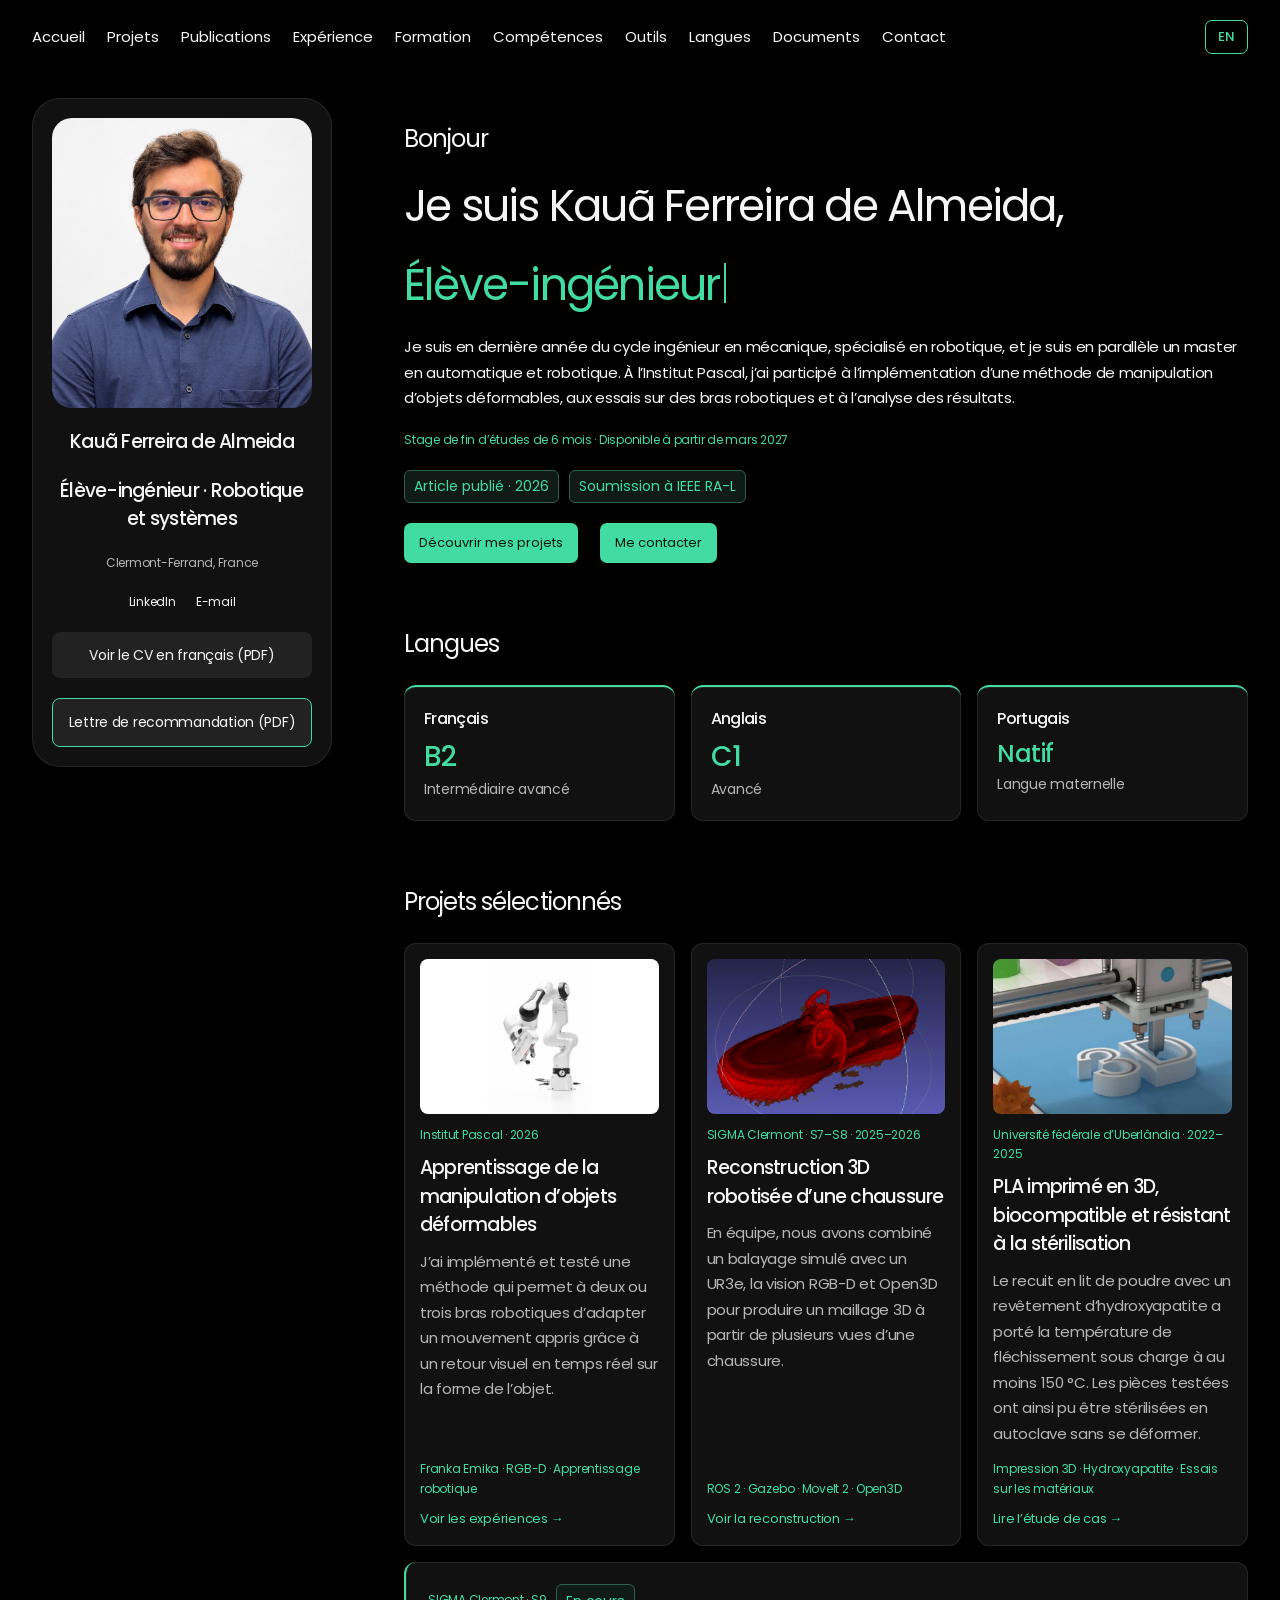
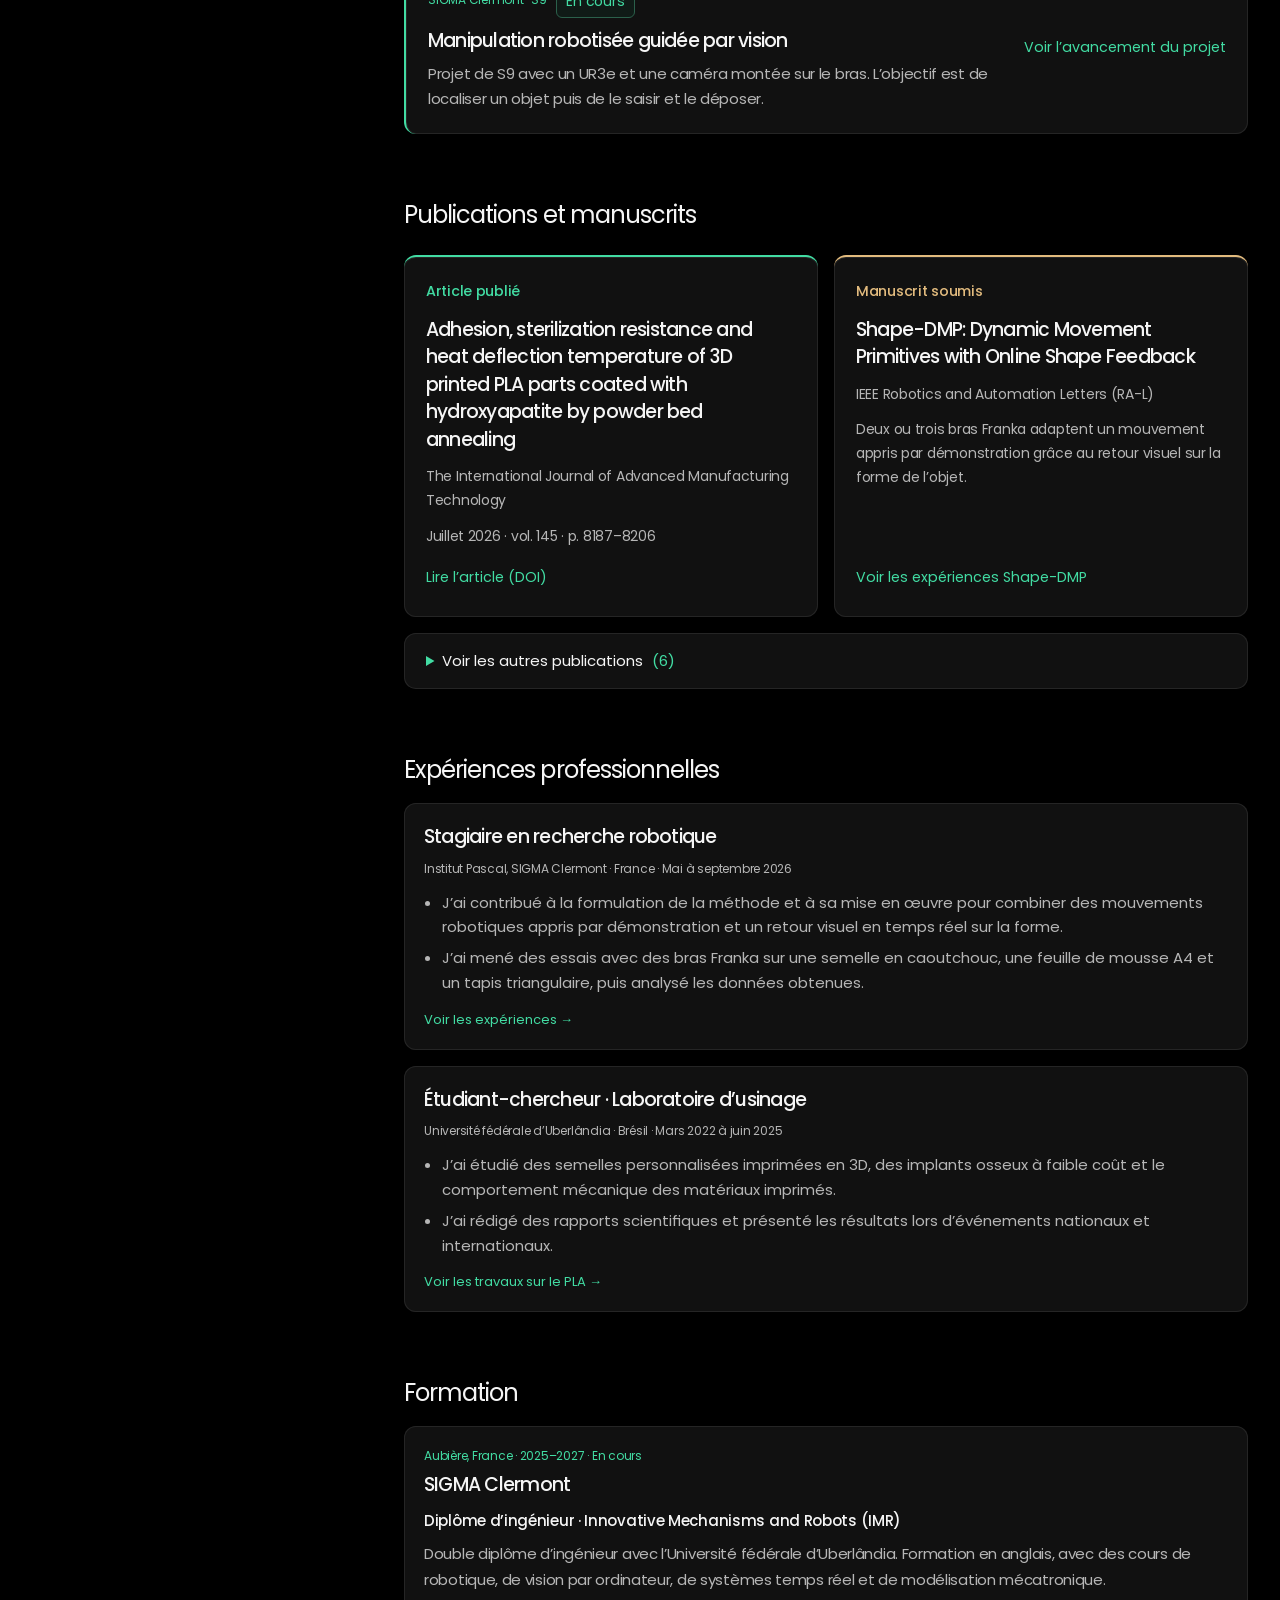
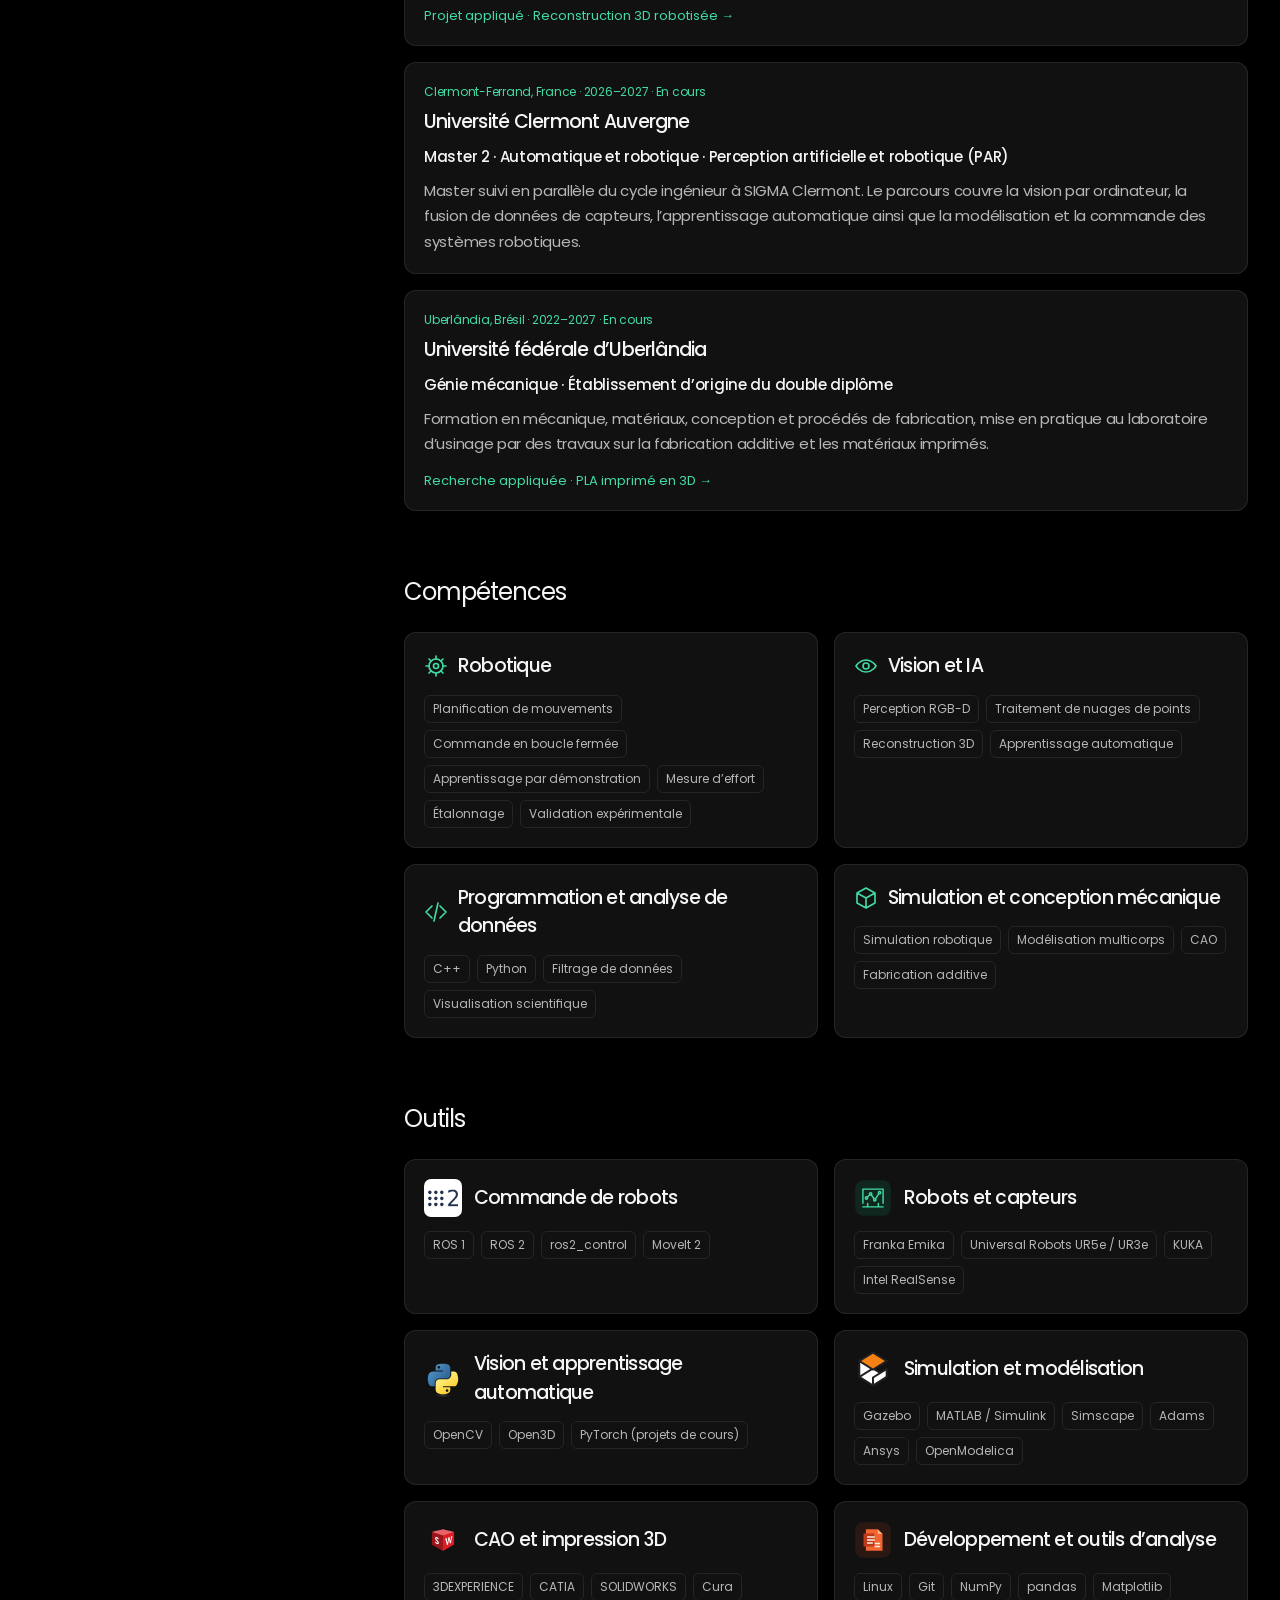
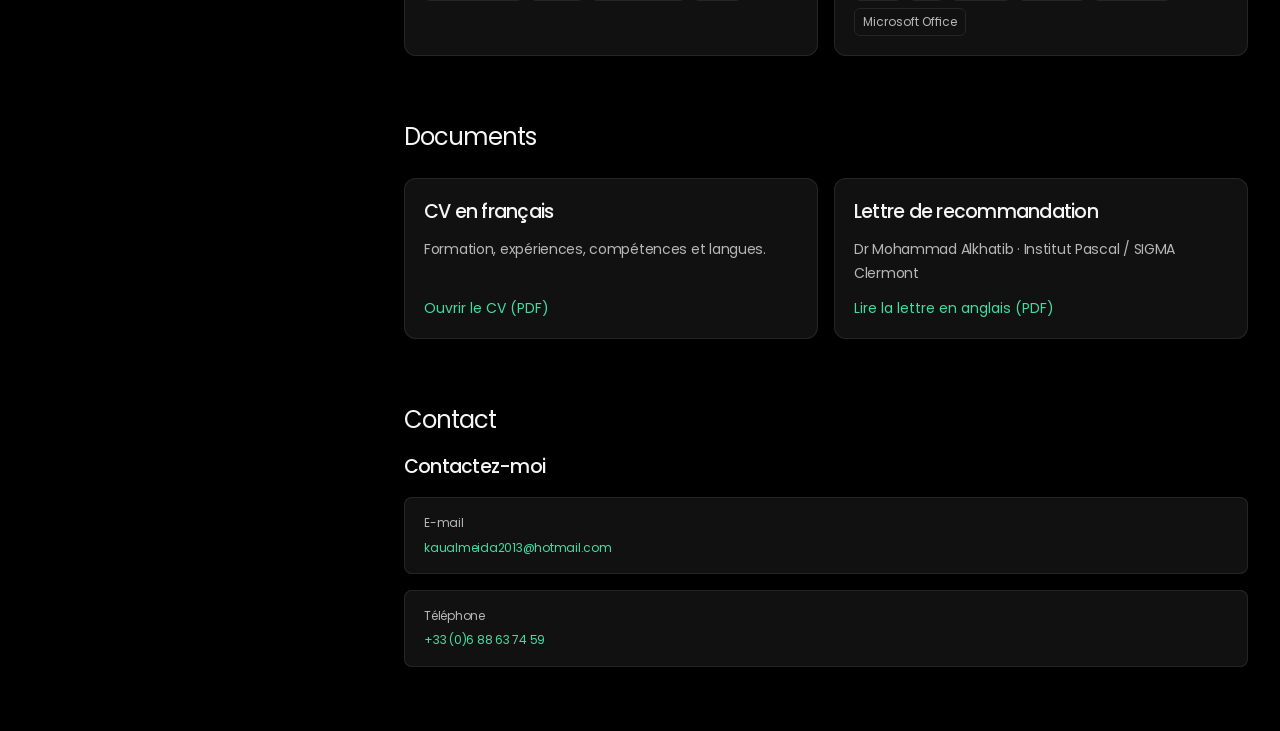
<file: index.html>
<!doctype html>
<html lang="fr">
<head>
  <meta charset="UTF-8">
  <meta name="viewport" content="width=device-width, initial-scale=1">
  <title>Kauã Almeida | Robotique et génie mécanique</title>
  <meta name="description" content="Portfolio de Kauã Ferreira de Almeida en robotique, automatique, génie mécanique et recherche sur les matériaux. À la recherche d’un stage de fin d’études de six mois à partir de mars 2027.">
  <meta property="og:title" content="Kauã Almeida | Robotique et génie mécanique">
  <meta property="og:description" content="Robotique, automatique, génie mécanique et recherche expérimentale.">
  <meta property="og:type" content="website">
  <link rel="preload" href="assets/fonts/poppins-400.woff2" as="font" type="font/woff2" crossorigin>
  <link rel="stylesheet" href="assets/styles.css">
  <script src="assets/typewriter.js" defer></script>
  <meta property="og:locale" content="fr_FR">
  <link rel="alternate" hreflang="en" href="en/">
</head>
<body>
  <a href="#main" class="skip-link">Aller au contenu</a>
  <nav class="site-nav" aria-label="Navigation principale">
    <a href="./" aria-current="page">Accueil</a>
    <a href="#projects">Projets</a>
    <a href="#publications">Publications</a>
    <a href="#experience">Expérience</a>
    <a href="#education">Formation</a>
    <a href="#skills">Compétences</a>
    <a href="#tools">Outils</a>
    <a href="#languages">Langues</a>
    <a href="#documents">Documents</a>
    <a href="#contact">Contact</a>
    <a class="language-switch" href="en/" hreflang="en" lang="en" aria-label="Read in English">EN</a>
  </nav>

  <div class="portfolio-layout">
    <aside class="profile-card" aria-label="Profil">
      <img class="profile-photo" src="assets/images/kaua-portrait.jpeg" alt="Kauã Ferreira de Almeida" width="1024" height="1280" fetchpriority="high">
      <h3>Kauã Ferreira de Almeida</h3>
      <h3>Élève-ingénieur · Robotique et systèmes</h3>
      <p class="profile-location">Clermont-Ferrand, France</p>
      <div class="profile-links">
        <a href="https://www.linkedin.com/in/kaua-ferreira-de-almeida/" target="_blank" rel="noopener noreferrer">LinkedIn</a>
        <a href="mailto:kaualmeida2013@hotmail.com">E-mail</a>
      </div>
      <a class="cv-button" href="CV_Kaua_FERREIRA_DE_ALMEIDA_QR.pdf" target="_blank" rel="noopener noreferrer">Voir le CV en français (PDF)</a>
      <a class="cv-button recommendation-button" href="Lettre_Recommandation_Kaua_FERREIRA_DE_ALMEIDA.pdf" target="_blank" rel="noopener noreferrer">Lettre de recommandation (PDF)</a>
    </aside>

    <main id="main" class="portfolio-content">
      <section class="intro" aria-label="Introduction">
        <h2>Bonjour</h2>
        <h1>Je suis Kauã Ferreira de Almeida,</h1>
        <h1 class="role-heading" data-role-heading data-secondary-role="Robotique et systèmes">
          <span class="sr-only">Élève-ingénieur · Robotique et systèmes</span>
          <span class="role-visual" aria-hidden="true">
            <span class="role-space">Élève-ingénieur</span>
            <span class="role-line"><span data-typewriter>Élève-ingénieur</span><span class="typing-cursor"></span></span>
          </span>
        </h1>
        <p class="intro-summary">Je suis en dernière année du cycle ingénieur en mécanique, spécialisé en robotique, et je suis en parallèle un master en automatique et robotique. À l’Institut Pascal, j’ai participé à l’implémentation d’une méthode de manipulation d’objets déformables, aux essais sur des bras robotiques et à l’analyse des résultats.</p>
        <p class="availability">Stage de fin d’études de 6 mois · Disponible à partir de mars 2027</p>
        <div class="research-shortcuts">
          <a href="#journal-paper">Article publié · 2026</a>
          <a href="#ral-submission">Soumission à IEEE RA-L</a>
        </div>
        <div class="intro-actions">
          <a class="intro-button" href="#projects">Découvrir mes projets</a>
          <a class="intro-button" href="#contact">Me contacter</a>
        </div>
      </section>

      <section id="languages" aria-labelledby="languages-title">
        <h2 id="languages-title" class="section-title">Langues</h2>
        <ul class="language-grid" role="list">
          <li class="card language-card"><h3>Français</h3><p class="language-level">B2</p><p>Intermédiaire avancé</p></li>
          <li class="card language-card"><h3>Anglais</h3><p class="language-level">C1</p><p>Avancé</p></li>
          <li class="card language-card"><h3>Portugais</h3><p class="language-level language-native">Natif</p><p>Langue maternelle</p></li>
        </ul>
      </section>

      <section id="projects" aria-labelledby="projects-title">
        <h2 id="projects-title" class="section-title">Projets sélectionnés</h2>
        <div class="project-grid">
          <a class="card project-card" data-project="deformable-objects" href="deformable-objects/">
            <img class="project-image franka-project-image" src="assets/images/franka-cover.png" alt="Bras robotique Franka Emika équipé d’une pince à deux doigts" width="800" height="800" loading="lazy">
            <div class="project-card-copy">
              <p class="project-year">Institut Pascal · 2026</p>
              <h3>Apprentissage de la manipulation d’objets déformables</h3>
              <p class="project-description">J’ai implémenté et testé une méthode qui permet à deux ou trois bras robotiques d’adapter un mouvement appris grâce à un retour visuel en temps réel sur la forme de l’objet.</p>
              <p class="project-tags">Franka Emika · RGB-D · Apprentissage robotique</p>
              <p class="project-action">Voir les expériences <span aria-hidden="true">→</span></p>
            </div>
          </a>

          <a class="card project-card" data-project="3d-reconstruction" href="3d-reconstruction/">
            <img class="project-image reconstruction-project-image" src="assets/images/reconstruction-shoe.jpg" alt="Maillage 3D rouge d’une chaussure reconstruite" width="625" height="378" loading="lazy">
            <div class="project-card-copy">
              <p class="project-year">SIGMA Clermont · S7–S8 · 2025–2026</p>
              <h3>Reconstruction 3D robotisée d’une chaussure</h3>
              <p class="project-description">En équipe, nous avons combiné un balayage simulé avec un UR3e, la vision RGB-D et Open3D pour produire un maillage 3D à partir de plusieurs vues d’une chaussure.</p>
              <p class="project-tags">ROS 2 · Gazebo · MoveIt 2 · Open3D</p>
              <p class="project-action">Voir la reconstruction <span aria-hidden="true">→</span></p>
            </div>
          </a>

          <a class="card project-card" data-project="bioactive-pla" href="bioactive-pla/">
            <img class="project-image" src="assets/images/pla-cover.png" alt="Imprimante 3D formant les lettres 3D sur un plateau bleu" width="850" height="446" loading="lazy">
            <div class="project-card-copy">
              <p class="project-year">Université fédérale d’Uberlândia · 2022–2025</p>
              <h3>PLA imprimé en 3D, biocompatible et résistant à la stérilisation</h3>
              <p class="project-description">Le recuit en lit de poudre avec un revêtement d’hydroxyapatite a porté la température de fléchissement sous charge à au moins 150 °C. Les pièces testées ont ainsi pu être stérilisées en autoclave sans se déformer.</p>
              <p class="project-tags">Impression 3D · Hydroxyapatite · Essais sur les matériaux</p>
              <p class="project-action">Lire l’étude de cas <span aria-hidden="true">→</span></p>
            </div>
          </a>
        </div>
        <a class="card project-card project-in-progress" href="vision-guided-manipulation/">
          <div>
            <p class="project-year">SIGMA Clermont · S9 <span class="project-progress-status">En cours</span></p>
            <h3>Manipulation robotisée guidée par vision</h3>
            <p class="project-description">Projet de S9 avec un UR3e et une caméra montée sur le bras. L’objectif est de localiser un objet puis de le saisir et le déposer.</p>
          </div>
          <span class="project-action">Voir l’avancement du projet</span>
        </a>
      </section>

      <section id="publications" aria-labelledby="publications-title">
        <h2 id="publications-title" class="section-title">Publications et manuscrits</h2>
        <div class="research-grid">
          <article id="journal-paper" class="card publication-card featured-publication">
            <p class="research-status">Article publié</p>
            <h3 lang="en">Adhesion, sterilization resistance and heat deflection temperature of 3D printed PLA parts coated with hydroxyapatite by powder bed annealing</h3>
            <p class="publication-journal" lang="en">The International Journal of Advanced Manufacturing Technology</p>
            <p class="publication-meta">Juillet 2026 · vol. 145 · p. 8187–8206</p>
            <a class="research-action" href="https://doi.org/10.1007/s00170-026-18504-9" hreflang="en" target="_blank" rel="noopener noreferrer">Lire l’article (DOI)</a>
          </article>
          <article id="ral-submission" class="card publication-card featured-submission">
            <p class="research-status">Manuscrit soumis</p>
            <h3 lang="en">Shape-DMP: Dynamic Movement Primitives with Online Shape Feedback</h3>
            <p class="publication-journal" lang="en">IEEE Robotics and Automation Letters (RA-L)</p>
            <p class="publication-meta">Deux ou trois bras Franka adaptent un mouvement appris par démonstration grâce au retour visuel sur la forme de l’objet.</p>
            <a class="research-action" href="deformable-objects/">Voir les expériences Shape-DMP</a>
          </article>
        </div>
        <details class="card publications-disclosure">
          <summary>Voir les autres publications <span class="publication-count">(6)</span></summary>
          <div class="proceedings-content">
            <p>Six articles dans les actes du COBEM et du COBEF, répertoriés dans mon CV Lattes.</p>
            <ul class="proceedings-list">
              <li><p><a href="https://www.abcm.org.br/proceedings/view/COB2023/0505" target="_blank" rel="noopener noreferrer"><span lang="en">Comparison of impact resistance of annealed 3D printed PLA according to different Izod ASTM test standards</span></a></p><span class="proceedings-venue">COBEM 2023</span></li>
<li><p><span lang="pt">Quantificação de incerteza e calibração de células de carga com sistema de aquisição por Arduino</span></p><span class="proceedings-venue">COBEF 2023</span></li>
<li><p><span lang="pt">Influência de parâmetros de impressão nas resistências ao impacto e à tração de peças produzidas pelo processo Fused Filament Fabrication</span></p><span class="proceedings-venue">COBEF 2023</span></li>
<li><p><span lang="en">Influence of annealing on PLA mechanical and thermal resistance</span></p><span class="proceedings-venue">COBEM 2023</span></li>
<li><p><a href="https://abcm.org.br/proceedings/view/COF23/0279" target="_blank" rel="noopener noreferrer"><span lang="pt">Análise dos efeitos do recozimento na resistência ao impacto de peças poliméricas impressas por FFF</span></a></p><span class="proceedings-venue">COBEF 2023</span></li>
<li><p><a href="https://abcm.org.br/proceedings/view/COB2023/0502" target="_blank" rel="noopener noreferrer"><span lang="en">Impact resistance of quenched 1045 steel bars for quick stop equipment in turning operations</span></a></p><span class="proceedings-venue">COBEM 2023</span></li>
            </ul>
            <a class="research-action" href="https://lattes.cnpq.br/2538190620494968" hreflang="pt" target="_blank" rel="noopener noreferrer">Consulter mon CV Lattes</a>
          </div>
        </details>
      </section>

      <section id="experience" aria-labelledby="experience-title">
        <h2 id="experience-title" class="section-title">Expériences professionnelles</h2>
        <div class="stack">
          <article class="card experience-card">
            <h3>Stagiaire en recherche robotique</h3>
            <p class="experience-meta">Institut Pascal, SIGMA Clermont · France · Mai à septembre 2026</p>
            <ul class="experience-details">
              <li>J’ai contribué à la formulation de la méthode et à sa mise en œuvre pour combiner des mouvements robotiques appris par démonstration et un retour visuel en temps réel sur la forme.</li>
              <li>J’ai mené des essais avec des bras Franka sur une semelle en caoutchouc, une feuille de mousse A4 et un tapis triangulaire, puis analysé les données obtenues.</li>
            </ul>
            <a class="section-link" href="deformable-objects/">Voir les expériences <span aria-hidden="true">→</span></a>
          </article>
          <article class="card experience-card">
            <h3>Étudiant-chercheur · Laboratoire d’usinage</h3>
            <p class="experience-meta">Université fédérale d’Uberlândia · Brésil · Mars 2022 à juin 2025</p>
            <ul class="experience-details">
              <li>J’ai étudié des semelles personnalisées imprimées en 3D, des implants osseux à faible coût et le comportement mécanique des matériaux imprimés.</li>
              <li>J’ai rédigé des rapports scientifiques et présenté les résultats lors d’événements nationaux et internationaux.</li>
            </ul>
            <a class="section-link" href="bioactive-pla/">Voir les travaux sur le PLA <span aria-hidden="true">→</span></a>
          </article>
        </div>
      </section>

      <section id="education" aria-labelledby="education-title">
        <h2 id="education-title" class="section-title">Formation</h2>
        <div class="stack">
          <article class="card education-card">
            <p class="education-meta">Aubière, France · 2025–2027 · En cours</p>
            <h3>SIGMA Clermont</h3>
            <p class="education-degree">Diplôme d’ingénieur · Innovative Mechanisms and Robots (IMR)</p>
            <p>Double diplôme d’ingénieur avec l’Université fédérale d’Uberlândia. Formation en anglais, avec des cours de robotique, de vision par ordinateur, de systèmes temps réel et de modélisation mécatronique.</p>
            <a class="section-link" href="3d-reconstruction/">Projet appliqué · Reconstruction 3D robotisée <span aria-hidden="true">→</span></a>
          </article>
          <article class="card education-card">
            <p class="education-meta">Clermont-Ferrand, France · 2026–2027 · En cours</p>
            <h3>Université Clermont Auvergne</h3>
            <p class="education-degree">Master 2 · Automatique et robotique · Perception artificielle et robotique (PAR)</p>
            <p>Master suivi en parallèle du cycle ingénieur à SIGMA Clermont. Le parcours couvre la vision par ordinateur, la fusion de données de capteurs, l’apprentissage automatique ainsi que la modélisation et la commande des systèmes robotiques.</p>
          </article>
          <article class="card education-card">
            <p class="education-meta">Uberlândia, Brésil · 2022–2027 · En cours</p>
            <h3>Université fédérale d’Uberlândia</h3>
            <p class="education-degree">Génie mécanique · Établissement d’origine du double diplôme</p>
            <p>Formation en mécanique, matériaux, conception et procédés de fabrication, mise en pratique au laboratoire d’usinage par des travaux sur la fabrication additive et les matériaux imprimés.</p>
            <a class="section-link" href="bioactive-pla/">Recherche appliquée · PLA imprimé en 3D <span aria-hidden="true">→</span></a>
          </article>
        </div>
      </section>

      <section id="skills" aria-labelledby="skills-title">
        <h2 id="skills-title" class="section-title">Compétences</h2>
        <div class="skills-grid">
          <article class="card competency-card">
            <div class="skill-heading">
              <svg class="skill-icon" width="24" height="24" viewBox="0 0 24 24" fill="none" stroke="currentColor" stroke-width="1.65" stroke-linecap="round" stroke-linejoin="round" aria-hidden="true"><circle cx="12" cy="12" r="7"/><circle cx="12" cy="12" r="2.5"/><path d="M12 2v3m0 14v3M2 12h3m14 0h3M5 5l2 2m10 10 2 2M5 19l2-2M17 7l2-2"/></svg>
              <h3>Robotique</h3>
            </div>
            <ul class="competency-tags" role="list">
              <li>Planification de mouvements</li>
              <li>Commande en boucle fermée</li>
              <li>Apprentissage par démonstration</li>
              <li>Mesure d’effort</li>
              <li>Étalonnage</li>
              <li>Validation expérimentale</li>
            </ul>
          </article>
          <article class="card competency-card">
            <div class="skill-heading">
              <svg class="skill-icon" width="24" height="24" viewBox="0 0 24 24" fill="none" stroke="currentColor" stroke-width="1.65" stroke-linecap="round" stroke-linejoin="round" aria-hidden="true"><path d="M2 12s3.5-6 10-6 10 6 10 6-3.5 6-10 6-10-6-10-6z"/><circle cx="12" cy="12" r="3"/></svg>
              <h3>Vision et IA</h3>
            </div>
            <ul class="competency-tags" role="list">
              <li>Perception RGB-D</li>
              <li>Traitement de nuages de points</li>
              <li>Reconstruction 3D</li>
              <li>Apprentissage automatique</li>
            </ul>
          </article>
          <article class="card competency-card">
            <div class="skill-heading">
              <svg class="skill-icon" width="24" height="24" viewBox="0 0 24 24" fill="none" stroke="currentColor" stroke-width="1.65" stroke-linecap="round" stroke-linejoin="round" aria-hidden="true"><path d="m8 6-6 6 6 6m8-12 6 6-6 6m-2-15-4 18"/></svg>
              <h3>Programmation et analyse de données</h3>
            </div>
            <ul class="competency-tags" role="list">
              <li>C++</li>
              <li>Python</li>
              <li>Filtrage de données</li>
              <li>Visualisation scientifique</li>
            </ul>
          </article>
          <article class="card competency-card">
            <div class="skill-heading">
              <svg class="skill-icon" width="24" height="24" viewBox="0 0 24 24" fill="none" stroke="currentColor" stroke-width="1.65" stroke-linecap="round" stroke-linejoin="round" aria-hidden="true"><path d="m12 2 9 5v10l-9 5-9-5V7l9-5zm-9 5 9 5 9-5m-9 5v10"/></svg>
              <h3>Simulation et conception mécanique</h3>
            </div>
            <ul class="competency-tags" role="list">
              <li>Simulation robotique</li>
              <li>Modélisation multicorps</li>
              <li>CAO</li>
              <li>Fabrication additive</li>
            </ul>
          </article>
        </div>
      </section>

      <section id="tools" aria-labelledby="tools-title">
        <h2 id="tools-title" class="section-title">Outils</h2>
        <div class="skills-grid">
          <article class="card competency-card">
            <div class="tool-heading">
              <img class="tool-logo tool-logo-light" src="assets/icons/ros.png" alt="" width="38" height="38" loading="lazy">
              <h3>Commande de robots</h3>
            </div>
            <ul class="competency-tags" role="list">
              <li>ROS 1</li>
              <li>ROS 2</li>
              <li>ros2_control</li>
              <li>MoveIt 2</li>
            </ul>
          </article>
          <article class="card competency-card">
            <div class="tool-heading">
              <img class="tool-logo" src="assets/icons/sensing.svg" alt="" width="38" height="38" loading="lazy">
              <h3>Robots et capteurs</h3>
            </div>
            <ul class="competency-tags" role="list">
              <li>Franka Emika</li>
              <li>Universal Robots UR5e / UR3e</li>
              <li>KUKA</li>
              <li>Intel RealSense</li>
            </ul>
          </article>
          <article class="card competency-card">
            <div class="tool-heading">
              <img class="tool-logo" src="assets/icons/python.svg" alt="" width="38" height="38" loading="lazy">
              <h3>Vision et apprentissage automatique</h3>
            </div>
            <ul class="competency-tags" role="list">
              <li>OpenCV</li>
              <li>Open3D</li>
              <li>PyTorch (projets de cours)</li>
            </ul>
          </article>
          <article class="card competency-card">
            <div class="tool-heading">
              <img class="tool-logo" src="assets/icons/gazebo.svg" alt="" width="38" height="38" loading="lazy">
              <h3>Simulation et modélisation</h3>
            </div>
            <ul class="competency-tags" role="list">
              <li>Gazebo</li>
              <li>MATLAB / Simulink</li>
              <li>Simscape</li>
              <li>Adams</li>
              <li>Ansys</li>
              <li>OpenModelica</li>
            </ul>
          </article>
          <article class="card competency-card">
            <div class="tool-heading">
              <img class="tool-logo" src="assets/icons/solidworks.png" alt="" width="38" height="38" loading="lazy">
              <h3>CAO et impression 3D</h3>
            </div>
            <ul class="competency-tags" role="list">
              <li>3DEXPERIENCE</li>
              <li>CATIA</li>
              <li>SOLIDWORKS</li>
              <li>Cura</li>
            </ul>
          </article>
          <article class="card competency-card">
            <div class="tool-heading">
              <img class="tool-logo" src="assets/icons/office.svg" alt="" width="38" height="38" loading="lazy">
              <h3>Développement et outils d’analyse</h3>
            </div>
            <ul class="competency-tags" role="list">
              <li>Linux</li>
              <li>Git</li>
              <li>NumPy</li>
              <li>pandas</li>
              <li>Matplotlib</li>
              <li>Microsoft Office</li>
            </ul>
          </article>
        </div>
      </section>

      <section id="documents" aria-labelledby="documents-title">
        <h2 id="documents-title" class="section-title">Documents</h2>
        <div class="documents-grid">
          <a class="card document-card" href="CV_Kaua_FERREIRA_DE_ALMEIDA_QR.pdf" target="_blank" rel="noopener noreferrer">
            <h3>CV en français</h3>
            <p>Formation, expériences, compétences et langues.</p>
            <span class="document-action">Ouvrir le CV (PDF)</span>
          </a>
          <a class="card document-card" href="Lettre_Recommandation_Kaua_FERREIRA_DE_ALMEIDA.pdf" target="_blank" rel="noopener noreferrer">
            <h3>Lettre de recommandation</h3>
            <p>Dr Mohammad Alkhatib · Institut Pascal / SIGMA Clermont</p>
            <span class="document-action">Lire la lettre en anglais (PDF)</span>
          </a>
        </div>
      </section>

      <section id="contact" class="contact" aria-labelledby="contact-title">
        <h2 id="contact-title" class="section-title">Contact</h2>
        <h3>Contactez-moi</h3>
        <div class="stack">
          <a class="card contact-row" href="mailto:kaualmeida2013@hotmail.com"><p class="contact-label">E-mail</p><p class="contact-value">kaualmeida2013@hotmail.com</p></a>
          <a class="card contact-row" href="tel:+33688637459"><p class="contact-label">Téléphone</p><p class="contact-value">+33 (0)6 88 63 74 59</p></a>
        </div>
      </section>
    </main>
  </div>
</body>
</html>
</file>
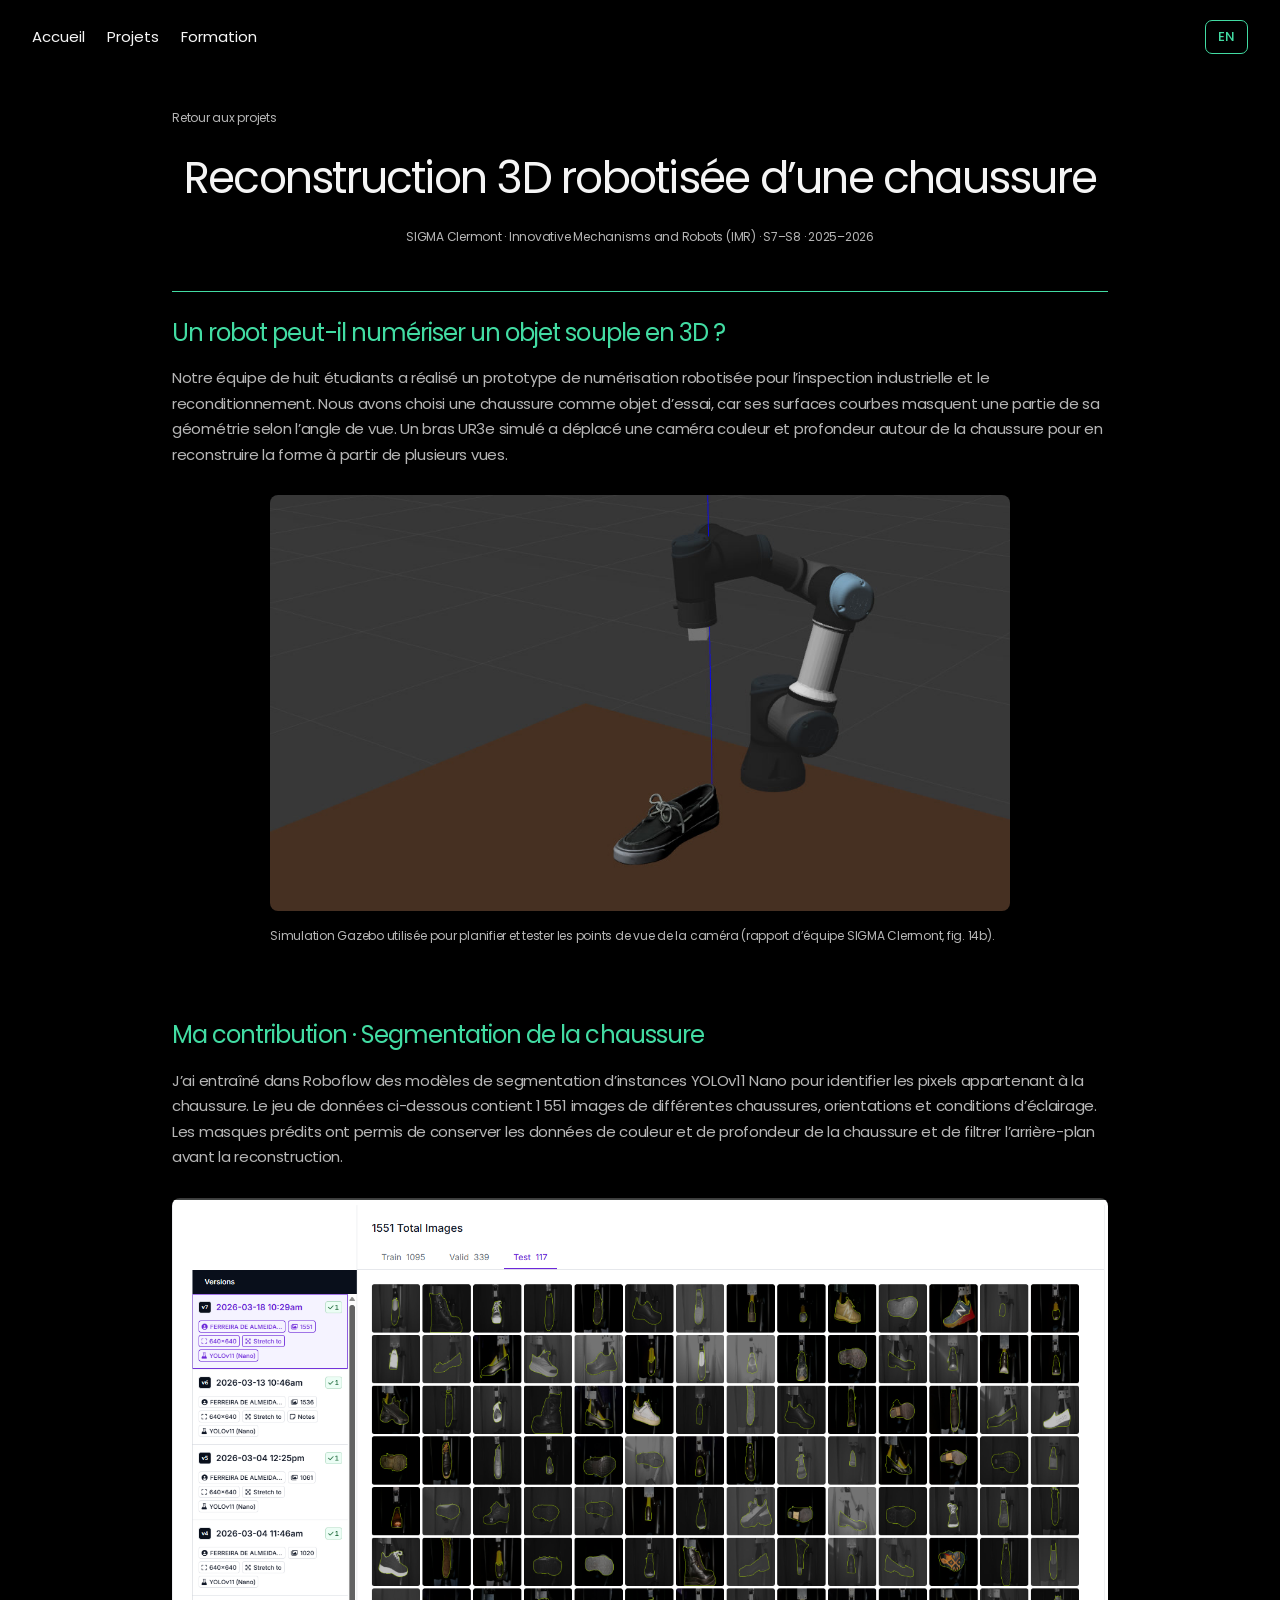
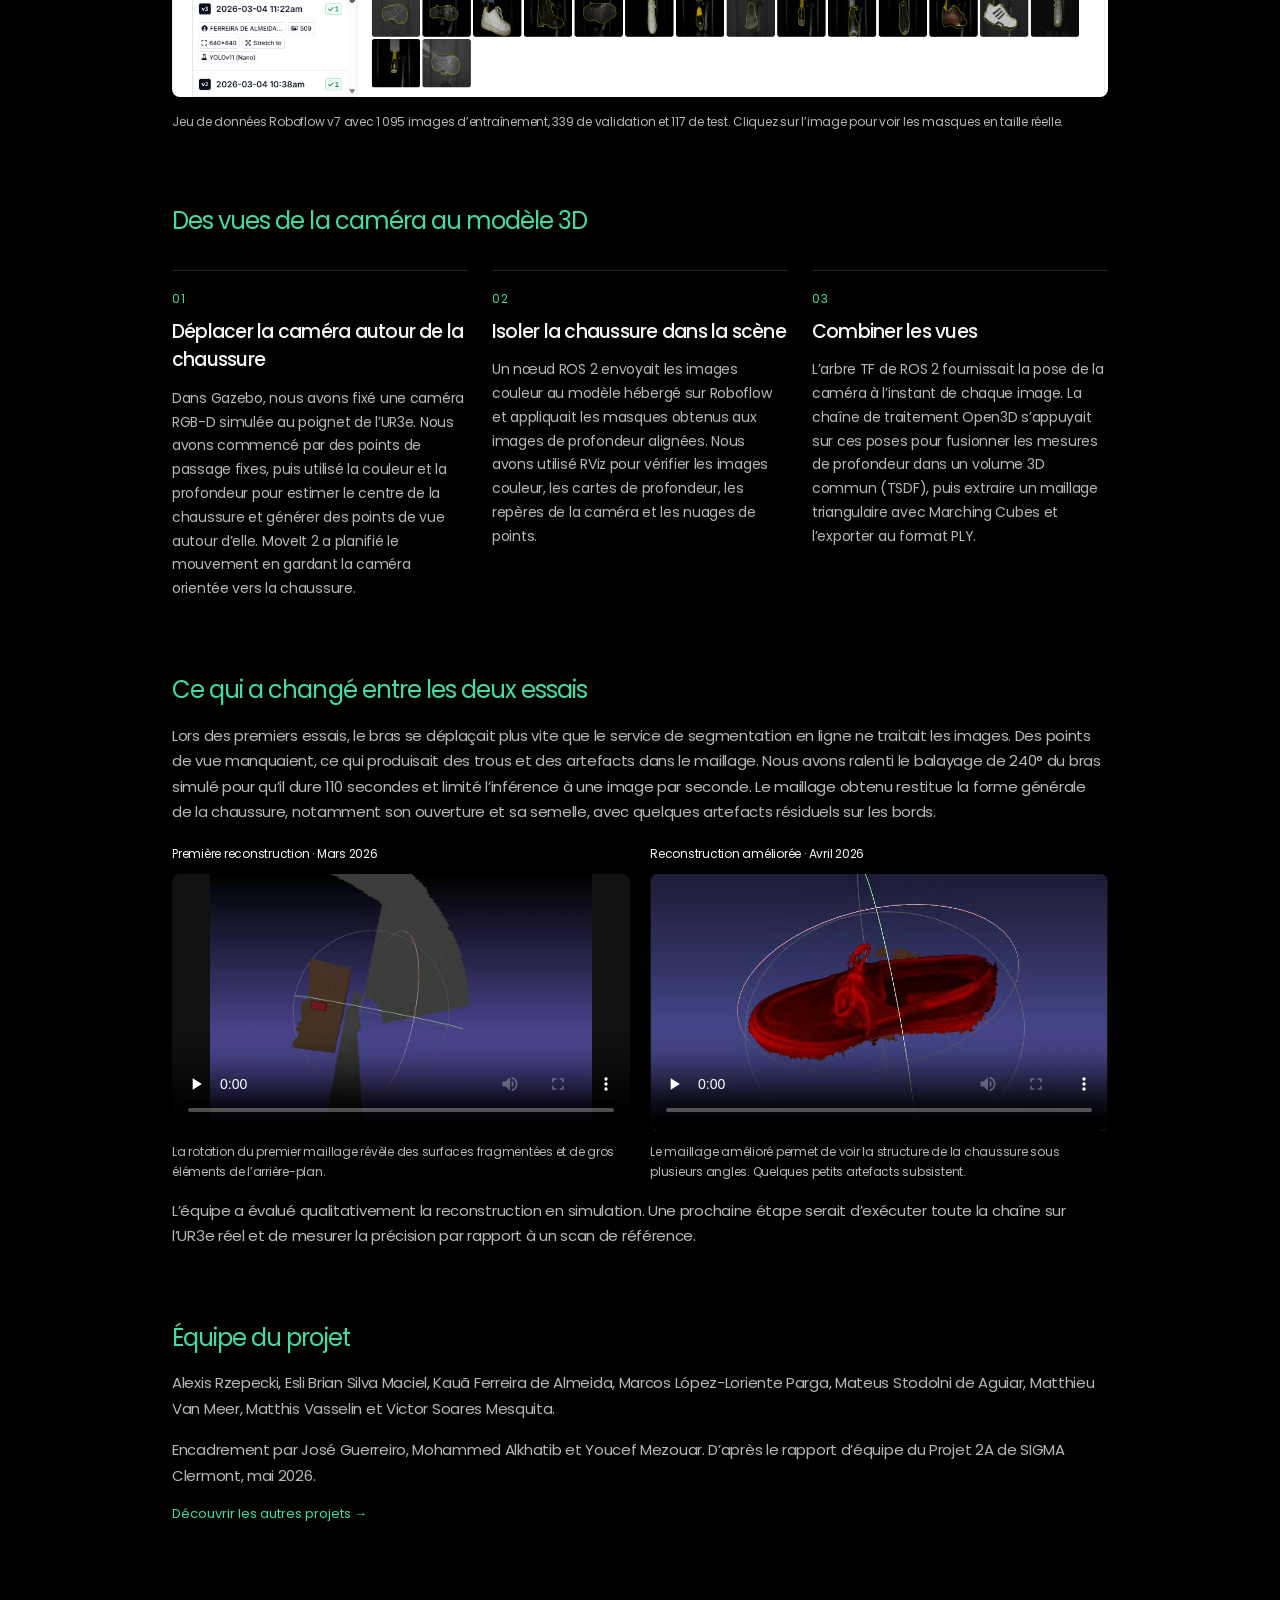
<file: 3d-reconstruction/index.html>
<!doctype html>
<html lang="fr">
<head>
  <meta charset="UTF-8">
  <meta name="viewport" content="width=device-width, initial-scale=1">
  <title>Reconstruction 3D robotisée d’une chaussure | Kauã Ferreira de Almeida</title>
  <meta name="description" content="Projet d’équipe à SIGMA Clermont combinant un UR3e simulé, la segmentation YOLOv11 entraînée dans Roboflow, ROS 2 et Open3D pour reconstruire une chaussure.">
  <meta property="og:title" content="Reconstruction 3D robotisée d’une chaussure">
  <meta property="og:description" content="D’une caméra de profondeur montée sur un robot à un maillage 3D pour l’inspection industrielle.">
  <meta property="og:type" content="article">
  <link rel="preload" href="../assets/fonts/poppins-400.woff2" as="font" type="font/woff2" crossorigin>
  <link rel="stylesheet" href="../assets/styles.css">
  <meta property="og:locale" content="fr_FR">
  <link rel="alternate" hreflang="en" href="../en/3d-reconstruction/">
</head>
<body>
  <a href="#main" class="skip-link">Aller au contenu</a>
  <nav class="site-nav" aria-label="Navigation principale">
    <a href="../">Accueil</a>
    <a href="../#projects">Projets</a>
    <a href="../#education">Formation</a>
    <a class="language-switch" href="../en/3d-reconstruction/" hreflang="en" lang="en" aria-label="Read in English">EN</a>
  </nav>

  <main id="main" class="case-study">
    <a class="back-link" href="../#projects">Retour aux projets</a>
    <header class="case-header">
      <h1>Reconstruction 3D robotisée d’une chaussure</h1>
      <p class="case-meta">SIGMA Clermont · Innovative Mechanisms and Robots (IMR) · S7–S8 · 2025–2026</p>
    </header>

    <section class="case-section" aria-labelledby="challenge-title">
      <h2 id="challenge-title">Un robot peut-il numériser un objet souple en 3D ?</h2>
      <p>Notre équipe de huit étudiants a réalisé un prototype de numérisation robotisée pour l’inspection industrielle et le reconditionnement. Nous avons choisi une chaussure comme objet d’essai, car ses surfaces courbes masquent une partie de sa géométrie selon l’angle de vue. Un bras UR3e simulé a déplacé une caméra couleur et profondeur autour de la chaussure pour en reconstruire la forme à partir de plusieurs vues.</p>
      <figure class="case-figure reconstruction-setup">
        <img src="../assets/images/reconstruction-ur3e.jpg" alt="Bras robotique UR3e simulé pointé vers une chaussure posée sur un établi" width="1034" height="581">
        <figcaption>Simulation Gazebo utilisée pour planifier et tester les points de vue de la caméra (rapport d’équipe SIGMA Clermont, fig. 14b).</figcaption>
      </figure>
    </section>

    <section class="case-section" aria-labelledby="contribution-title">
      <h2 id="contribution-title">Ma contribution · Segmentation de la chaussure</h2>
      <p>J’ai entraîné dans Roboflow des modèles de segmentation d’instances YOLOv11 Nano pour identifier les pixels appartenant à la chaussure. Le jeu de données ci-dessous contient 1 551 images de différentes chaussures, orientations et conditions d’éclairage. Les masques prédits ont permis de conserver les données de couleur et de profondeur de la chaussure et de filtrer l’arrière-plan avant la reconstruction.</p>
      <figure class="case-figure overview-figure">
        <a href="../assets/images/reconstruction-roboflow.png" target="_blank" rel="noopener noreferrer" aria-label="Ouvrir la capture Roboflow en taille réelle dans un nouvel onglet">
          <img src="../assets/images/reconstruction-roboflow.png" alt="Tableau de bord Roboflow présentant les masques de chaussures du jeu de test et plusieurs versions du modèle YOLOv11 Nano" width="1551" height="827" loading="lazy">
        </a>
        <figcaption>Jeu de données Roboflow v7 avec 1 095 images d’entraînement, 339 de validation et 117 de test. Cliquez sur l’image pour voir les masques en taille réelle.</figcaption>
      </figure>
    </section>

    <section class="case-section" aria-labelledby="method-title">
      <h2 id="method-title">Des vues de la caméra au modèle 3D</h2>
      <div class="method-steps">
        <article class="method-step">
          <span class="step-number" aria-hidden="true">01</span>
          <h3>Déplacer la caméra autour de la chaussure</h3>
          <p>Dans Gazebo, nous avons fixé une caméra RGB-D simulée au poignet de l’UR3e. Nous avons commencé par des points de passage fixes, puis utilisé la couleur et la profondeur pour estimer le centre de la chaussure et générer des points de vue autour d’elle. MoveIt 2 a planifié le mouvement en gardant la caméra orientée vers la chaussure.</p>
        </article>
        <article class="method-step">
          <span class="step-number" aria-hidden="true">02</span>
          <h3>Isoler la chaussure dans la scène</h3>
          <p>Un nœud ROS 2 envoyait les images couleur au modèle hébergé sur Roboflow et appliquait les masques obtenus aux images de profondeur alignées. Nous avons utilisé RViz pour vérifier les images couleur, les cartes de profondeur, les repères de la caméra et les nuages de points.</p>
        </article>
        <article class="method-step">
          <span class="step-number" aria-hidden="true">03</span>
          <h3>Combiner les vues</h3>
          <p>L’arbre TF de ROS 2 fournissait la pose de la caméra à l’instant de chaque image. La chaîne de traitement Open3D s’appuyait sur ces poses pour fusionner les mesures de profondeur dans un volume 3D commun (TSDF), puis extraire un maillage triangulaire avec Marching Cubes et l’exporter au format PLY.</p>
        </article>
      </div>
    </section>

    <section class="case-section" aria-labelledby="results-title">
      <h2 id="results-title">Ce qui a changé entre les deux essais</h2>
      <p>Lors des premiers essais, le bras se déplaçait plus vite que le service de segmentation en ligne ne traitait les images. Des points de vue manquaient, ce qui produisait des trous et des artefacts dans le maillage. Nous avons ralenti le balayage de 240° du bras simulé pour qu’il dure 110 secondes et limité l’inférence à une image par seconde. Le maillage obtenu restitue la forme générale de la chaussure, notamment son ouverture et sa semelle, avec quelques artefacts résiduels sur les bords.</p>
      <div class="experiment-videos">
        <figure class="video-panel">
          <p class="video-label" id="early-scan-label">Première reconstruction · Mars 2026</p>
          <video controls playsinline preload="none" poster="../assets/images/reconstruction-early-poster.jpg" aria-labelledby="early-scan-label" aria-describedby="early-scan-caption">
            <source src="../assets/videos/reconstruction-early.mp4" type="video/mp4">
            <a href="../assets/videos/reconstruction-early.mp4">Ouvrir la vidéo de la première reconstruction.</a>
          </video>
          <figcaption id="early-scan-caption">La rotation du premier maillage révèle des surfaces fragmentées et de gros éléments de l’arrière-plan.</figcaption>
        </figure>
        <figure class="video-panel">
          <p class="video-label" id="final-scan-label">Reconstruction améliorée · Avril 2026</p>
          <video controls playsinline preload="none" poster="../assets/images/reconstruction-final-poster.jpg" aria-labelledby="final-scan-label" aria-describedby="final-scan-caption">
            <source src="../assets/videos/reconstruction-final.mp4" type="video/mp4">
            <a href="../assets/videos/reconstruction-final.mp4">Ouvrir la vidéo de la reconstruction améliorée.</a>
          </video>
          <figcaption id="final-scan-caption">Le maillage amélioré permet de voir la structure de la chaussure sous plusieurs angles. Quelques petits artefacts subsistent.</figcaption>
        </figure>
      </div>
      <p class="body-follow-up">L’équipe a évalué qualitativement la reconstruction en simulation. Une prochaine étape serait d’exécuter toute la chaîne sur l’UR3e réel et de mesurer la précision par rapport à un scan de référence.</p>
    </section>

    <section class="case-section" aria-labelledby="credits-title">
      <h2 id="credits-title">Équipe du projet</h2>
      <p>Alexis Rzepecki, Esli Brian Silva Maciel, Kauã Ferreira de Almeida, Marcos López-Loriente Parga, Mateus Stodolni de Aguiar, Matthieu Van Meer, Matthis Vasselin et Victor Soares Mesquita.</p>
      <p class="body-follow-up">Encadrement par José Guerreiro, Mohammed Alkhatib et Youcef Mezouar. D’après le rapport d’équipe du Projet 2A de SIGMA Clermont, mai 2026.</p>
      <a class="section-link body-follow-up" href="../#projects">Découvrir les autres projets <span aria-hidden="true">→</span></a>
    </section>
  </main>
</body>
</html>
</file>
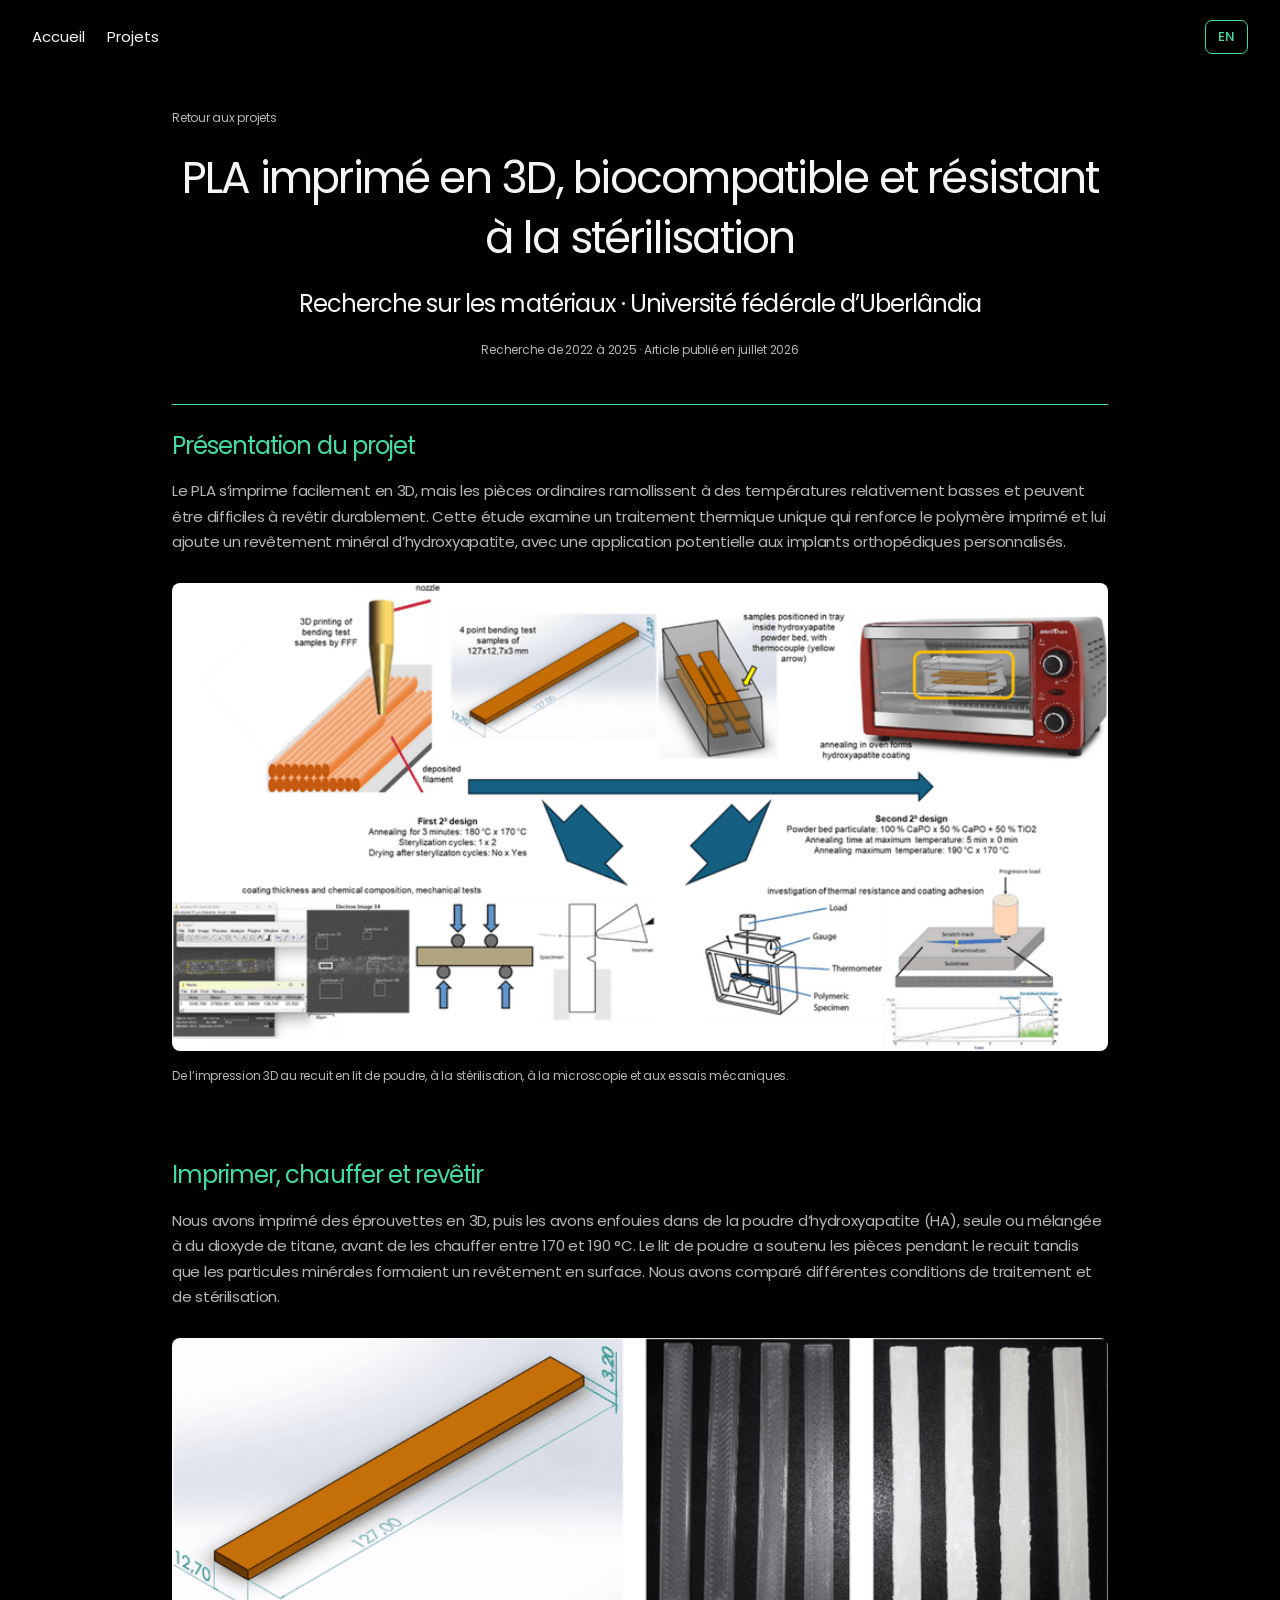
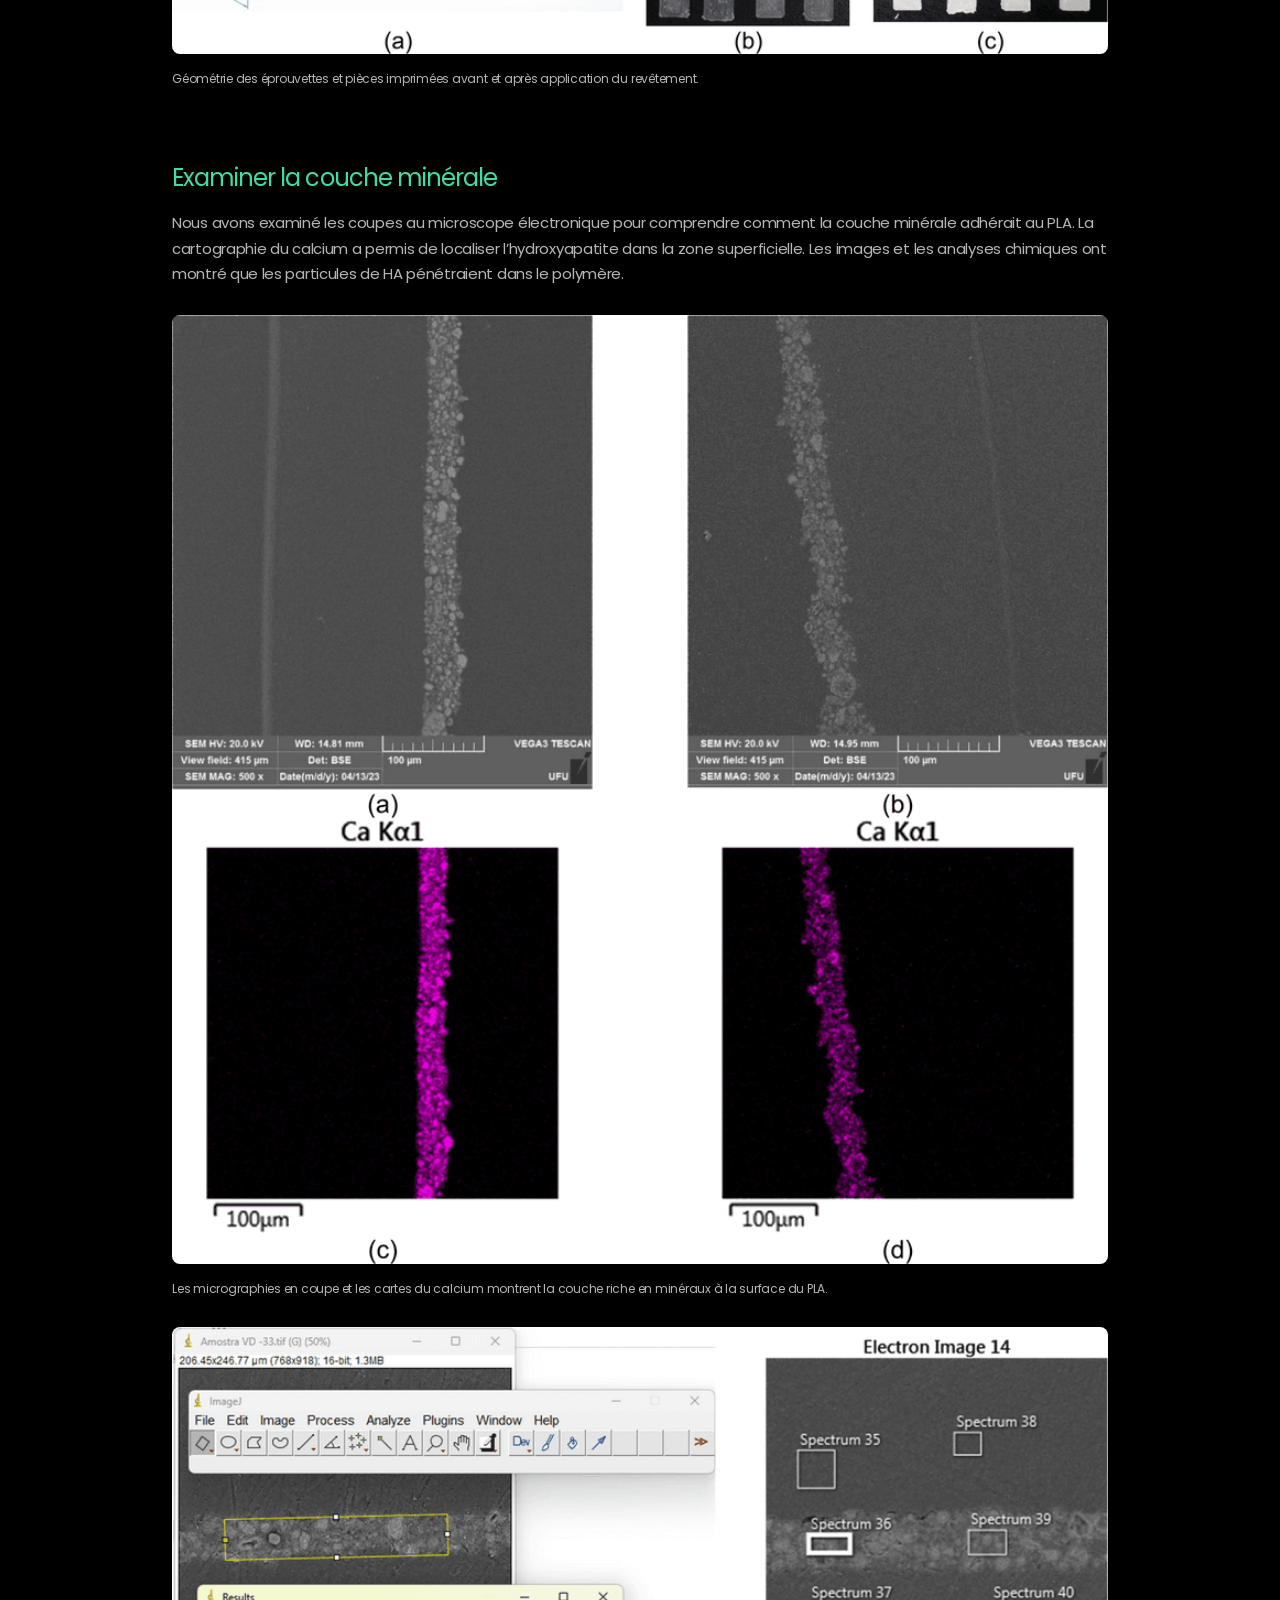
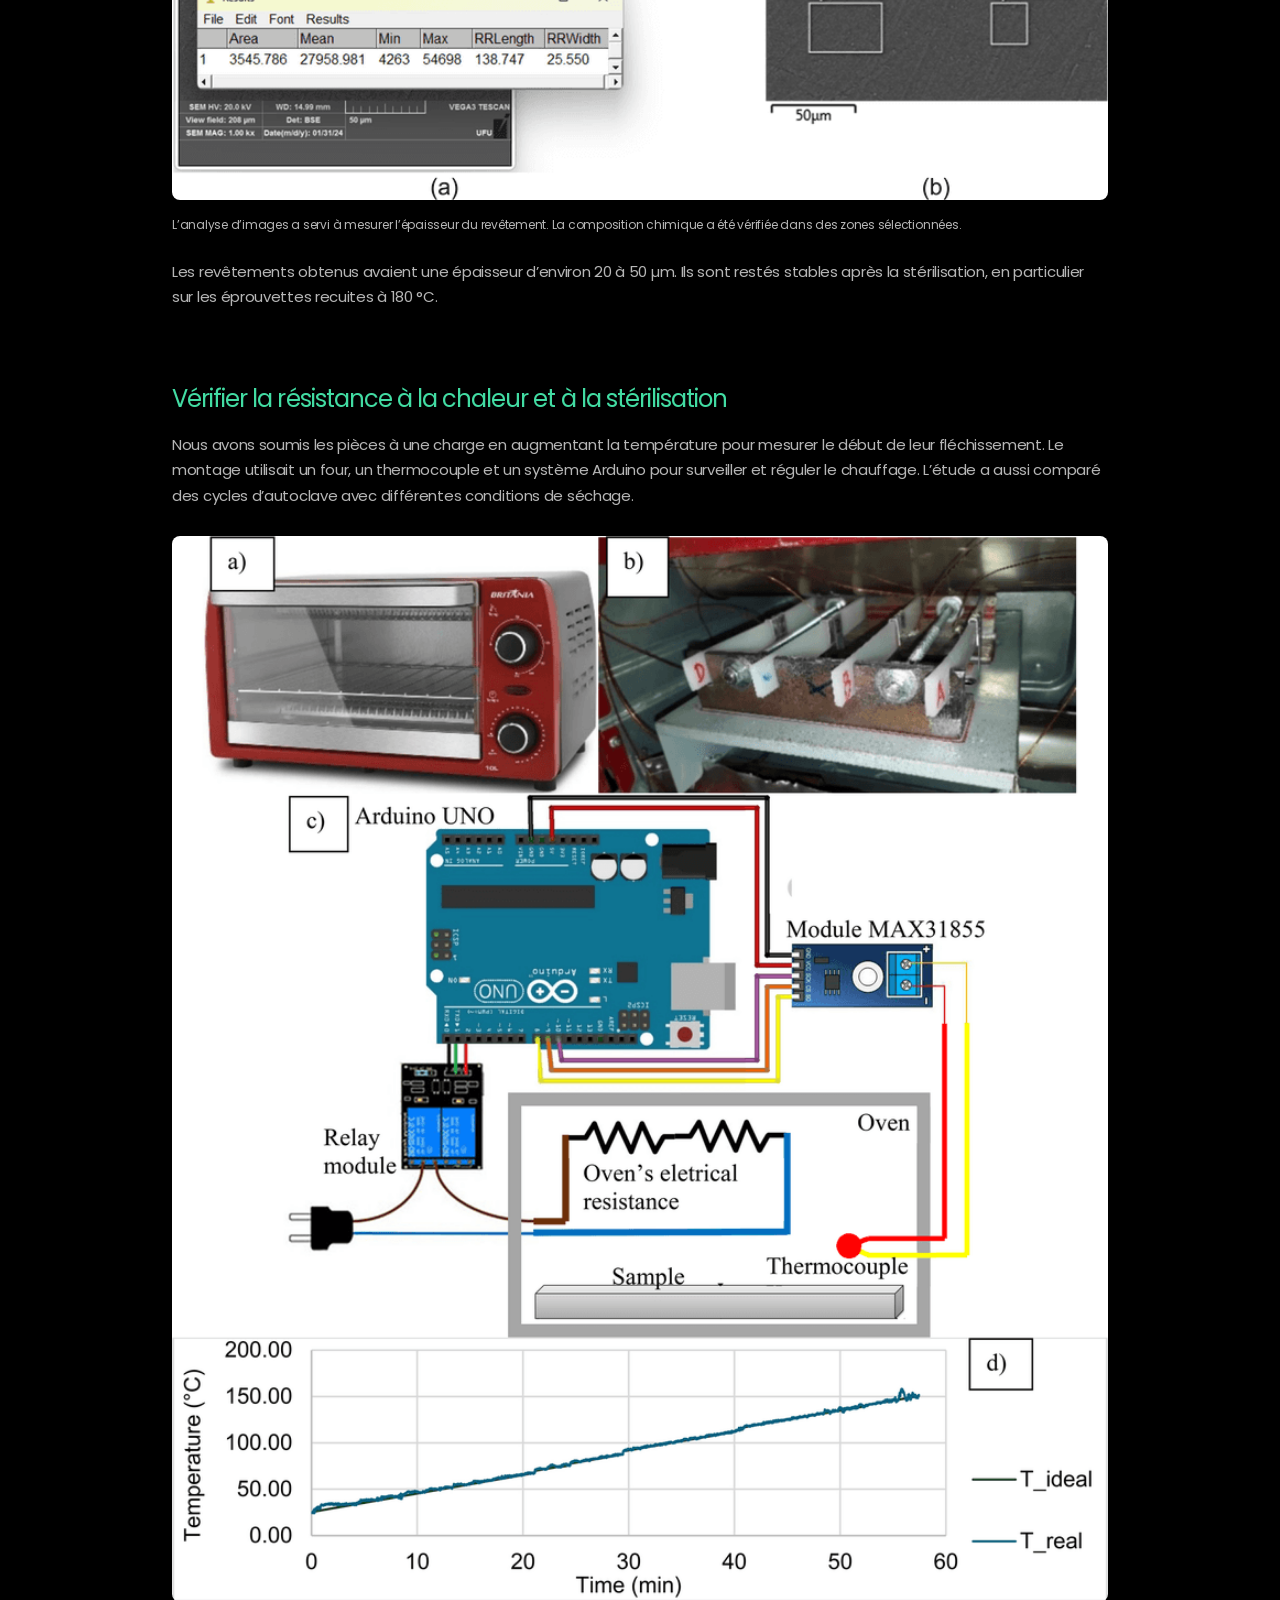
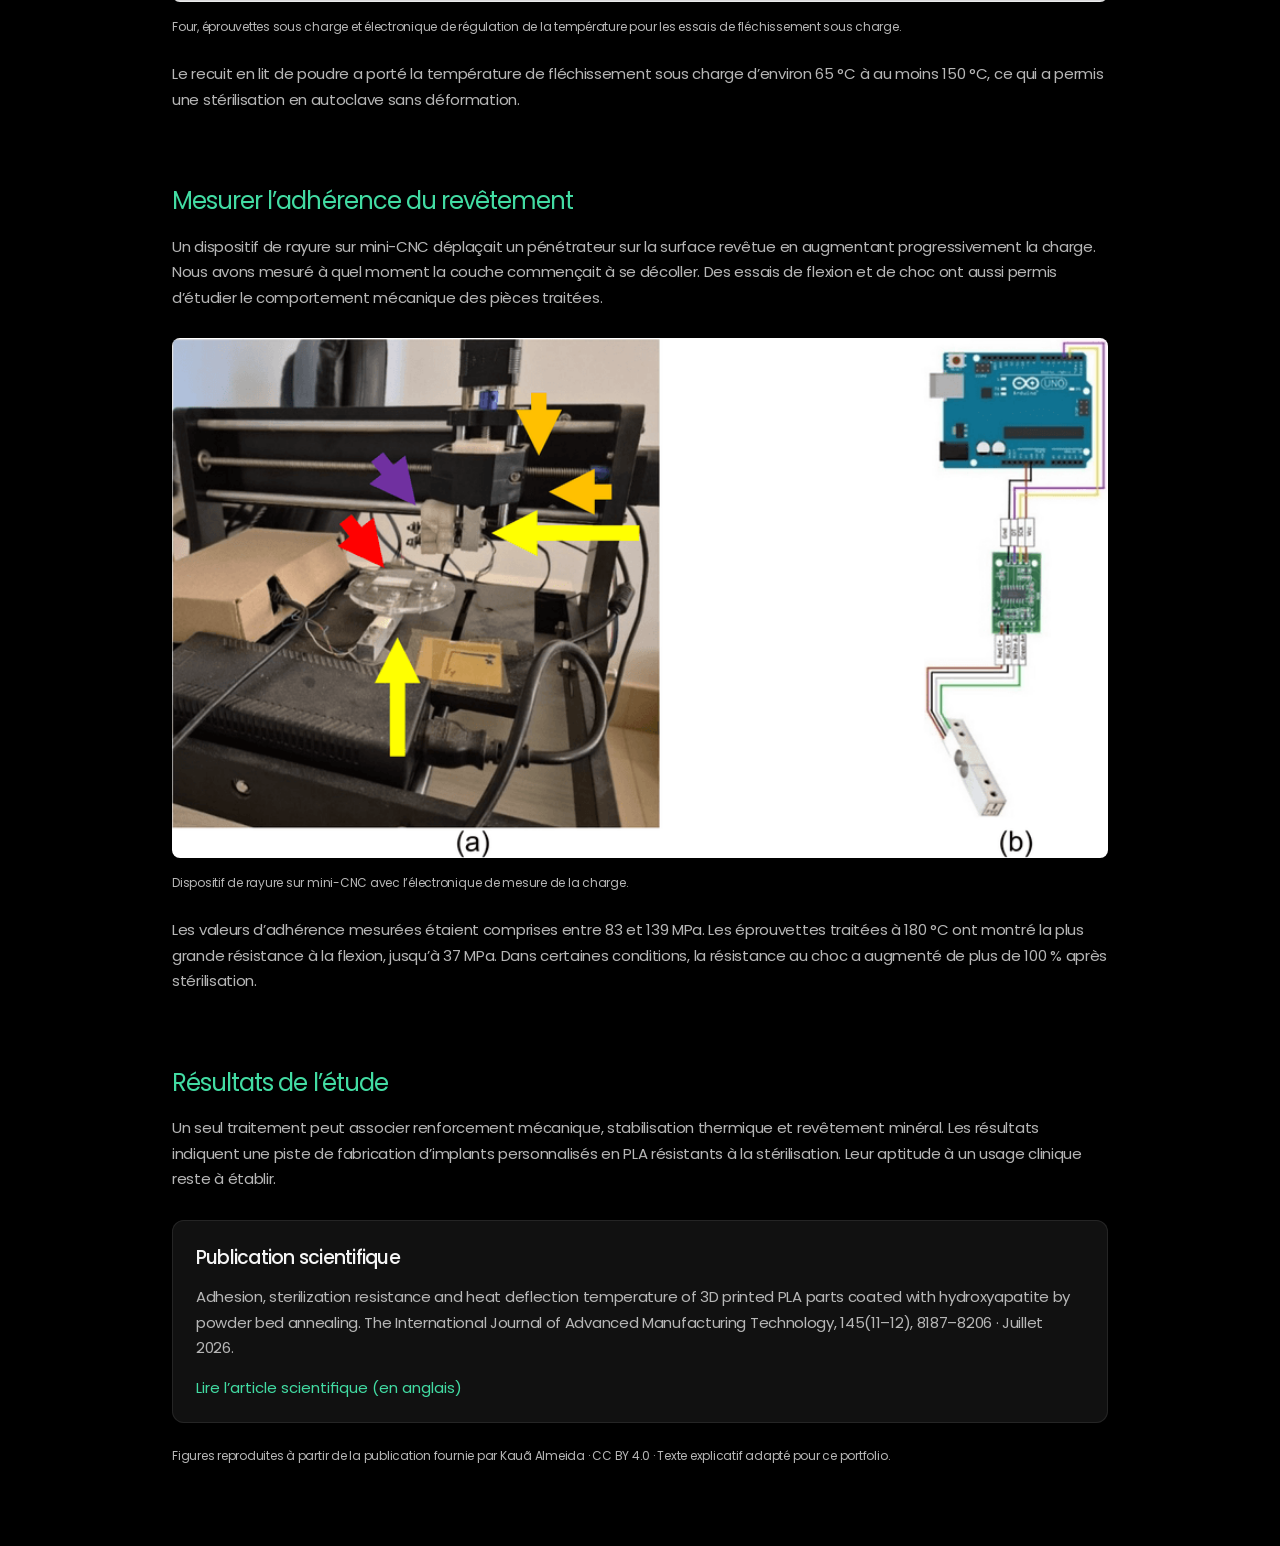
<file: bioactive-pla/index.html>
<!doctype html>
<html lang="fr">
<head>
  <meta charset="UTF-8">
  <meta name="viewport" content="width=device-width, initial-scale=1">
  <title>PLA imprimé en 3D, biocompatible et résistant à la stérilisation | Kauã Almeida</title>
  <meta name="description" content="Recherche sur les matériaux à l’Université fédérale d’Uberlândia. Recuit en lit de poudre, revêtements d’hydroxyapatite et essais thermiques et mécaniques sur du PLA imprimé en 3D.">
  <meta property="og:title" content="PLA imprimé en 3D, biocompatible et résistant à la stérilisation | Kauã Almeida">
  <meta property="og:description" content="Recherche sur les matériaux, protocole expérimental, microscopie et essais mécaniques.">
  <meta property="og:type" content="article">
  <link rel="preload" href="../assets/fonts/poppins-400.woff2" as="font" type="font/woff2" crossorigin>
  <link rel="stylesheet" href="../assets/styles.css">
  <meta property="og:locale" content="fr_FR">
  <link rel="alternate" hreflang="en" href="../en/bioactive-pla/">
</head>
<body>
  <a href="#main" class="skip-link">Aller au contenu</a>
  <nav class="site-nav" aria-label="Navigation principale">
    <a href="../">Accueil</a>
    <a href="../#projects">Projets</a>
    <a class="language-switch" href="../en/bioactive-pla/" hreflang="en" lang="en" aria-label="Read in English">EN</a>
  </nav>

  <main id="main" class="case-study">
    <a class="back-link" href="../#projects">Retour aux projets</a>
    <header class="case-header">
      <h1>PLA imprimé en 3D, biocompatible et résistant à la stérilisation</h1>
      <h2>Recherche sur les matériaux · Université fédérale d’Uberlândia</h2>
      <p class="case-meta">Recherche de 2022 à 2025 · Article publié en juillet 2026</p>
    </header>

    <section class="case-section" aria-labelledby="description-title">
      <h2 id="description-title">Présentation du projet</h2>
      <p>Le PLA s’imprime facilement en 3D, mais les pièces ordinaires ramollissent à des températures relativement basses et peuvent être difficiles à revêtir durablement. Cette étude examine un traitement thermique unique qui renforce le polymère imprimé et lui ajoute un revêtement minéral d’hydroxyapatite, avec une application potentielle aux implants orthopédiques personnalisés.</p>
      <figure class="case-figure">
        <img src="../assets/images/pla-process.png" width="850" height="425" alt="De l’impression 3D au recuit en lit de poudre, à la stérilisation, à la microscopie et aux essais mécaniques.">
        <figcaption>De l’impression 3D au recuit en lit de poudre, à la stérilisation, à la microscopie et aux essais mécaniques.</figcaption>
      </figure>
    </section>

    <section class="case-section" aria-labelledby="process-title">
      <h2 id="process-title">Imprimer, chauffer et revêtir</h2>
      <p>Nous avons imprimé des éprouvettes en 3D, puis les avons enfouies dans de la poudre d’hydroxyapatite (HA), seule ou mélangée à du dioxyde de titane, avant de les chauffer entre 170 et 190 °C. Le lit de poudre a soutenu les pièces pendant le recuit tandis que les particules minérales formaient un revêtement en surface. Nous avons comparé différentes conditions de traitement et de stérilisation.</p>
      <figure class="case-figure">
        <img src="../assets/images/pla-specimens.png" width="850" height="287" loading="lazy" alt="Géométrie des éprouvettes et pièces imprimées avant et après application du revêtement.">
        <figcaption>Géométrie des éprouvettes et pièces imprimées avant et après application du revêtement.</figcaption>
      </figure>
    </section>

    <section class="case-section" aria-labelledby="coating-title">
      <h2 id="coating-title">Examiner la couche minérale</h2>
      <p>Nous avons examiné les coupes au microscope électronique pour comprendre comment la couche minérale adhérait au PLA. La cartographie du calcium a permis de localiser l’hydroxyapatite dans la zone superficielle. Les images et les analyses chimiques ont montré que les particules de HA pénétraient dans le polymère.</p>
      <figure class="case-figure">
        <img src="../assets/images/pla-microscopy.png" width="850" height="862" loading="lazy" alt="Les micrographies en coupe et les cartes du calcium montrent la couche riche en minéraux à la surface du PLA.">
        <figcaption>Les micrographies en coupe et les cartes du calcium montrent la couche riche en minéraux à la surface du PLA.</figcaption>
      </figure>
      <figure class="case-figure">
        <img src="../assets/images/pla-coating-analysis.png" width="850" height="429" loading="lazy" alt="L’analyse d’images a servi à mesurer l’épaisseur du revêtement. La composition chimique a été vérifiée dans des zones sélectionnées.">
        <figcaption>L’analyse d’images a servi à mesurer l’épaisseur du revêtement. La composition chimique a été vérifiée dans des zones sélectionnées.</figcaption>
      </figure>
      <p class="case-finding">Les revêtements obtenus avaient une épaisseur d’environ 20 à 50 µm. Ils sont restés stables après la stérilisation, en particulier sur les éprouvettes recuites à 180 °C.</p>
    </section>

    <section class="case-section" aria-labelledby="heat-title">
      <h2 id="heat-title">Vérifier la résistance à la chaleur et à la stérilisation</h2>
      <p>Nous avons soumis les pièces à une charge en augmentant la température pour mesurer le début de leur fléchissement. Le montage utilisait un four, un thermocouple et un système Arduino pour surveiller et réguler le chauffage. L’étude a aussi comparé des cycles d’autoclave avec différentes conditions de séchage.</p>
      <figure class="case-figure">
        <img src="../assets/images/pla-heat-testing.png" width="850" height="968" loading="lazy" alt="Four, éprouvettes sous charge et électronique de régulation de la température pour les essais de fléchissement sous charge.">
        <figcaption>Four, éprouvettes sous charge et électronique de régulation de la température pour les essais de fléchissement sous charge.</figcaption>
      </figure>
      <p class="case-finding">Le recuit en lit de poudre a porté la température de fléchissement sous charge d’environ 65 °C à au moins 150 °C, ce qui a permis une stérilisation en autoclave sans déformation.</p>
    </section>

    <section class="case-section" aria-labelledby="adhesion-title">
      <h2 id="adhesion-title">Mesurer l’adhérence du revêtement</h2>
      <p>Un dispositif de rayure sur mini-CNC déplaçait un pénétrateur sur la surface revêtue en augmentant progressivement la charge. Nous avons mesuré à quel moment la couche commençait à se décoller. Des essais de flexion et de choc ont aussi permis d’étudier le comportement mécanique des pièces traitées.</p>
      <figure class="case-figure">
        <img src="../assets/images/pla-scratch-testing.png" width="850" height="472" loading="lazy" alt="Dispositif de rayure sur mini-CNC avec l’électronique de mesure de la charge.">
        <figcaption>Dispositif de rayure sur mini-CNC avec l’électronique de mesure de la charge.</figcaption>
      </figure>
      <p class="case-finding">Les valeurs d’adhérence mesurées étaient comprises entre 83 et 139 MPa. Les éprouvettes traitées à 180 °C ont montré la plus grande résistance à la flexion, jusqu’à 37 MPa. Dans certaines conditions, la résistance au choc a augmenté de plus de 100 % après stérilisation.</p>
    </section>

    <section class="case-section" aria-labelledby="findings-title">
      <h2 id="findings-title">Résultats de l’étude</h2>
      <p>Un seul traitement peut associer renforcement mécanique, stabilisation thermique et revêtement minéral. Les résultats indiquent une piste de fabrication d’implants personnalisés en PLA résistants à la stérilisation. Leur aptitude à un usage clinique reste à établir.</p>
      <div class="card research-card">
        <h3>Publication scientifique</h3>
        <p>Adhesion, sterilization resistance and heat deflection temperature of 3D printed PLA parts coated with hydroxyapatite by powder bed annealing. The International Journal of Advanced Manufacturing Technology, 145(11–12), 8187–8206 · Juillet 2026.</p>
        <a class="article-link" hreflang="en" href="https://doi.org/10.1007/s00170-026-18504-9" target="_blank" rel="noopener noreferrer">Lire l’article scientifique (en anglais)</a>
      </div>
      <p class="figure-credit">Figures reproduites à partir de la publication fournie par Kauã Almeida · CC BY 4.0 · Texte explicatif adapté pour ce portfolio.</p>
    </section>
  </main>
</body>
</html>
</file>
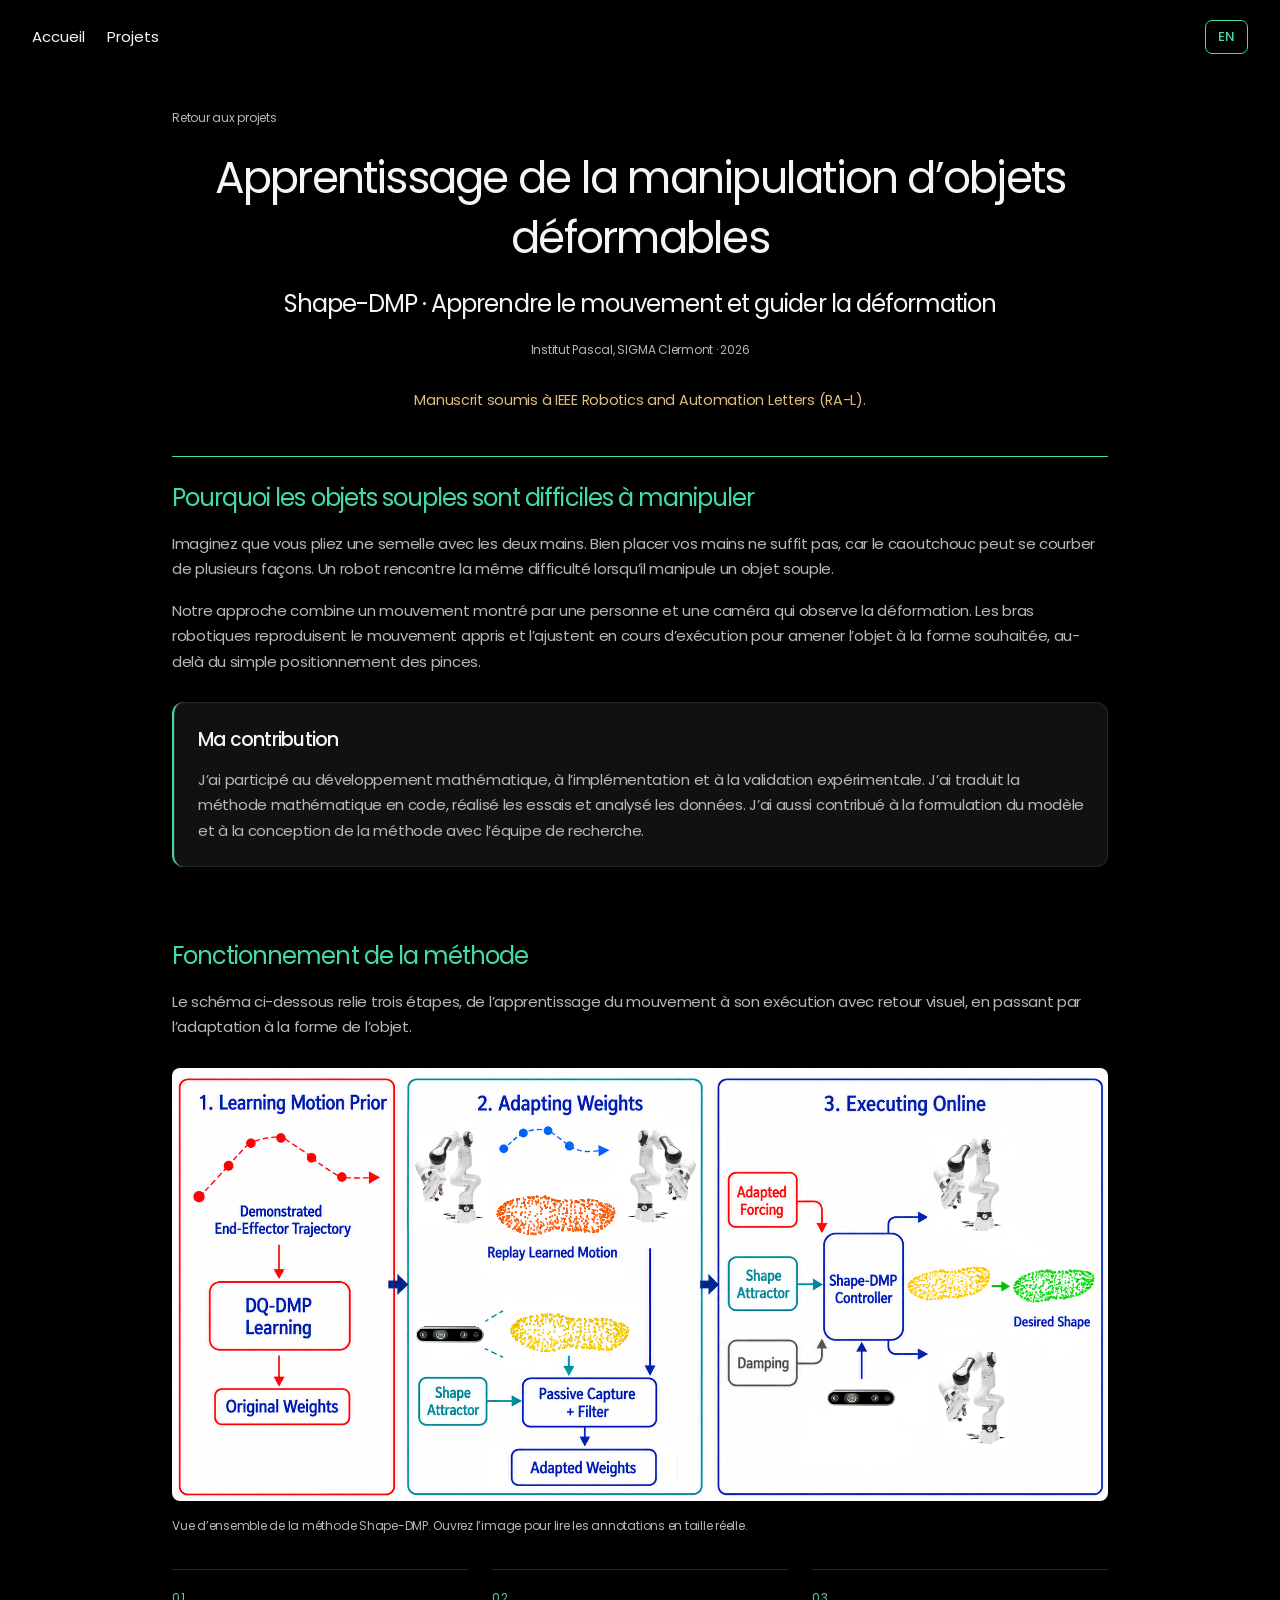
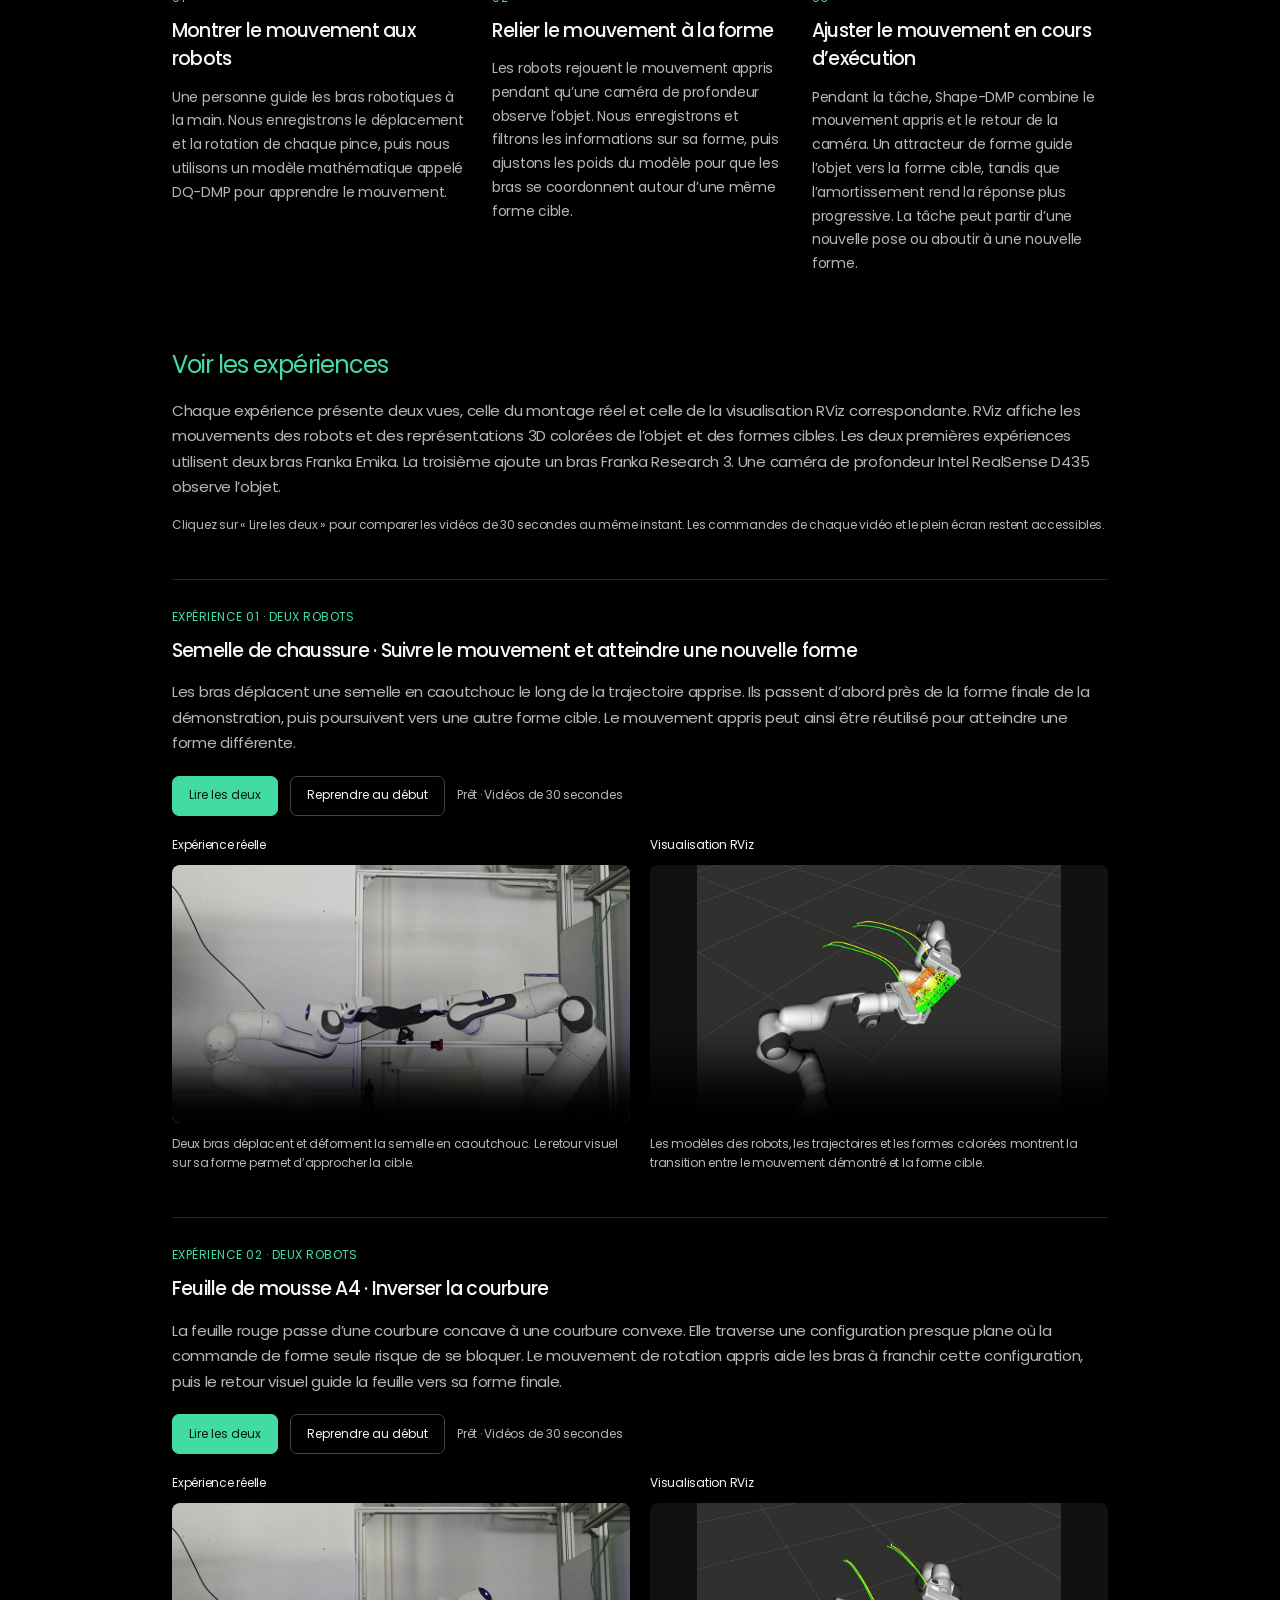
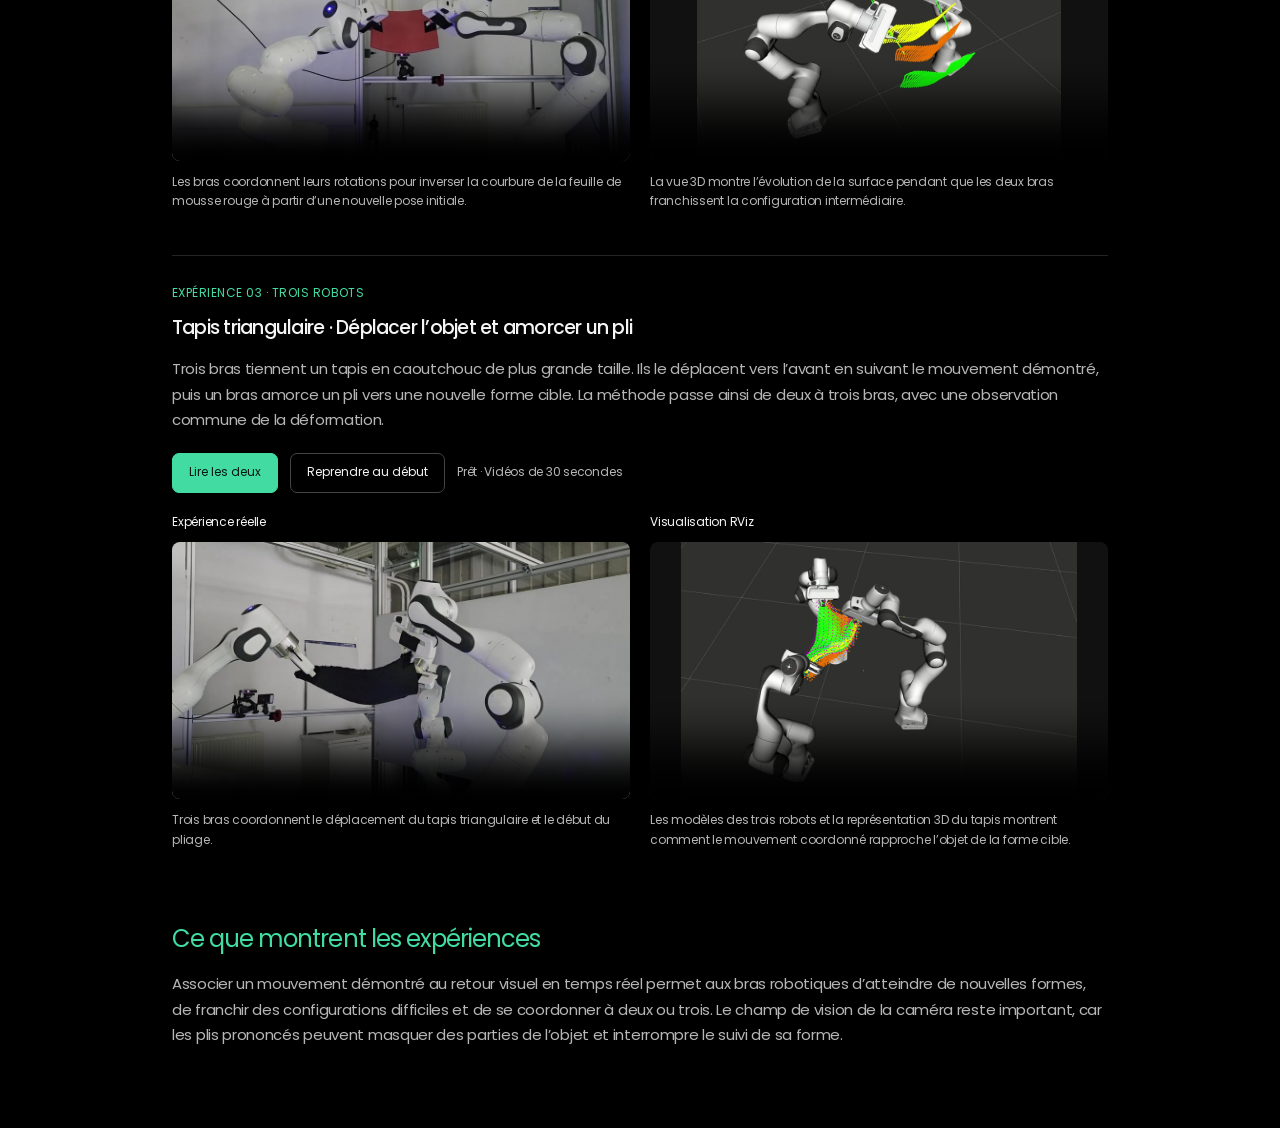
<file: deformable-objects/index.html>
<!doctype html>
<html lang="fr">
<head>
  <meta charset="UTF-8">
  <meta name="viewport" content="width=device-width, initial-scale=1">
  <title>Apprentissage de la manipulation d’objets déformables | Kauã Almeida</title>
  <meta name="description" content="Une introduction à Shape-DMP. Des bras robotiques apprennent un mouvement et utilisent le retour visuel en temps réel pour donner une forme souhaitée à des objets souples. Trois expériences présentées en vidéos jumelées.">
  <meta property="og:title" content="Apprentissage de la manipulation d’objets déformables | Kauã Almeida">
  <meta property="og:description" content="Shape-DMP expliqué à travers trois expériences menées avec deux ou trois bras robotiques.">
  <meta property="og:type" content="article">
  <link rel="preload" href="../assets/fonts/poppins-400.woff2" as="font" type="font/woff2" crossorigin>
  <link rel="stylesheet" href="../assets/styles.css">
  <script src="../assets/paired-videos.js" defer></script>
  <meta property="og:locale" content="fr_FR">
  <link rel="alternate" hreflang="en" href="../en/deformable-objects/">
</head>
<body>
  <a href="#main" class="skip-link">Aller au contenu</a>
  <nav class="site-nav" aria-label="Navigation principale">
    <a href="../">Accueil</a>
    <a href="../#projects">Projets</a>
    <a class="language-switch" href="../en/deformable-objects/" hreflang="en" lang="en" aria-label="Read in English">EN</a>
  </nav>

  <main id="main" class="case-study robotics-study">
    <a class="back-link" href="../#projects">Retour aux projets</a>
    <header class="case-header">
      <h1>Apprentissage de la manipulation d’objets déformables</h1>
      <h2>Shape-DMP · Apprendre le mouvement et guider la déformation</h2>
      <p class="case-meta">Institut Pascal, SIGMA Clermont · 2026</p>
      <p class="manuscript-note">Manuscrit soumis à IEEE Robotics and Automation Letters (RA-L).</p>
    </header>

    <section class="case-section" aria-labelledby="challenge-title">
      <h2 id="challenge-title">Pourquoi les objets souples sont difficiles à manipuler</h2>
      <p>Imaginez que vous pliez une semelle avec les deux mains. Bien placer vos mains ne suffit pas, car le caoutchouc peut se courber de plusieurs façons. Un robot rencontre la même difficulté lorsqu’il manipule un objet souple.</p>
      <p class="body-follow-up">Notre approche combine un mouvement montré par une personne et une caméra qui observe la déformation. Les bras robotiques reproduisent le mouvement appris et l’ajustent en cours d’exécution pour amener l’objet à la <em>forme souhaitée</em>, au-delà du simple positionnement des pinces.</p>
      <aside class="card contribution-note" aria-labelledby="contribution-title">
        <h3 id="contribution-title">Ma contribution</h3>
        <p>J’ai participé au développement mathématique, à l’implémentation et à la validation expérimentale. J’ai traduit la méthode mathématique en code, réalisé les essais et analysé les données. J’ai aussi contribué à la formulation du modèle et à la conception de la méthode avec l’équipe de recherche.</p>
      </aside>
    </section>

    <section class="case-section" aria-labelledby="overview-title">
      <h2 id="overview-title">Fonctionnement de la méthode</h2>
      <p>Le schéma ci-dessous relie trois étapes, de l’apprentissage du mouvement à son exécution avec retour visuel, en passant par l’adaptation à la forme de l’objet.</p>
      <figure class="case-figure overview-figure">
        <a href="../assets/images/shape-dmp-overview.png" target="_blank" rel="noopener noreferrer" aria-label="Ouvrir le schéma Shape-DMP en taille réelle dans un nouvel onglet">
          <img src="../assets/images/shape-dmp-overview.png" alt="Chaîne Shape-DMP en trois étapes. DQ-DMP apprend la trajectoire démontrée de l’effecteur. Le retour visuel sur la forme est capturé et filtré pour ajuster les poids. Le contrôleur combine le terme de forçage adapté, un attracteur de forme et un amortissement pour coordonner les robots vers la forme cible." width="1828" height="847">
        </a>
        <figcaption>Vue d’ensemble de la méthode Shape-DMP. Ouvrez l’image pour lire les annotations en taille réelle.</figcaption>
      </figure>
      <div class="method-steps">
        <article class="method-step">
          <span class="step-number" aria-hidden="true">01</span>
          <h3>Montrer le mouvement aux robots</h3>
          <p>Une personne guide les bras robotiques à la main. Nous enregistrons le déplacement et la rotation de chaque pince, puis nous utilisons un modèle mathématique appelé DQ-DMP pour apprendre le mouvement.</p>
        </article>
        <article class="method-step">
          <span class="step-number" aria-hidden="true">02</span>
          <h3>Relier le mouvement à la forme</h3>
          <p>Les robots rejouent le mouvement appris pendant qu’une caméra de profondeur observe l’objet. Nous enregistrons et filtrons les informations sur sa forme, puis ajustons les poids du modèle pour que les bras se coordonnent autour d’une même forme cible.</p>
        </article>
        <article class="method-step">
          <span class="step-number" aria-hidden="true">03</span>
          <h3>Ajuster le mouvement en cours d’exécution</h3>
          <p>Pendant la tâche, Shape-DMP combine le mouvement appris et le retour de la caméra. Un attracteur de forme guide l’objet vers la forme cible, tandis que l’amortissement rend la réponse plus progressive. La tâche peut partir d’une nouvelle pose ou aboutir à une nouvelle forme.</p>
        </article>
      </div>
    </section>

    <section id="experiments" class="case-section experiments-section" aria-labelledby="experiments-title">
      <h2 id="experiments-title">Voir les expériences</h2>
      <p>Chaque expérience présente deux vues, celle du montage réel et celle de la visualisation RViz correspondante. RViz affiche les mouvements des robots et des représentations 3D colorées de l’objet et des formes cibles. Les deux premières expériences utilisent deux bras Franka Emika. La troisième ajoute un bras Franka Research 3. Une caméra de profondeur Intel RealSense D435 observe l’objet.</p>
      <p class="video-instructions">Cliquez sur « Lire les deux » pour comparer les vidéos de 30 secondes au même instant. Les commandes de chaque vidéo et le plein écran restent accessibles.</p>

      <article class="experiment" id="shoe-sole" data-video-pair aria-labelledby="sole-title">
        <header class="experiment-header">
          <p class="experiment-index">EXPÉRIENCE 01 · DEUX ROBOTS</p>
          <h3 id="sole-title">Semelle de chaussure · Suivre le mouvement et atteindre une nouvelle forme</h3>
          <p>Les bras déplacent une semelle en caoutchouc le long de la trajectoire apprise. Ils passent d’abord près de la forme finale de la démonstration, puis poursuivent vers une autre forme cible. Le mouvement appris peut ainsi être réutilisé pour atteindre une forme différente.</p>
        </header>
        <div class="video-pair-controls" hidden>
          <button type="button" class="pair-button" data-pair-toggle aria-label="Lire les deux vidéos de l’expérience avec la semelle">Lire les deux</button>
          <button type="button" class="pair-button secondary" data-pair-restart aria-label="Reprendre au début les deux vidéos de l’expérience avec la semelle">Reprendre au début</button>
          <span class="pair-status" role="status" aria-live="polite" data-pair-status>Prêt · Vidéos de 30 secondes</span>
        </div>
        <div class="experiment-videos">
          <figure class="video-panel">
            <p class="video-label" id="sole-real-label">Expérience réelle</p>
            <video controls muted playsinline preload="metadata" poster="../assets/images/sole-real-poster.jpg" aria-labelledby="sole-real-label" aria-describedby="sole-real-caption">
              <source src="../assets/videos/sole-real.mp4" type="video/mp4">
              <a href="../assets/videos/sole-real.mp4">Ouvrir la vidéo réelle de l’expérience avec la semelle.</a>
            </video>
            <figcaption id="sole-real-caption">Deux bras déplacent et déforment la semelle en caoutchouc. Le retour visuel sur sa forme permet d’approcher la cible.</figcaption>
          </figure>
          <figure class="video-panel">
            <p class="video-label" id="sole-rviz-label">Visualisation RViz</p>
            <video controls muted playsinline preload="metadata" poster="../assets/images/sole-rviz-poster.jpg" aria-labelledby="sole-rviz-label" aria-describedby="sole-rviz-caption">
              <source src="../assets/videos/sole-rviz.mp4" type="video/mp4">
              <a href="../assets/videos/sole-rviz.mp4">Ouvrir la vidéo RViz de l’expérience avec la semelle.</a>
            </video>
            <figcaption id="sole-rviz-caption">Les modèles des robots, les trajectoires et les formes colorées montrent la transition entre le mouvement démontré et la forme cible.</figcaption>
          </figure>
        </div>
      </article>

      <article class="experiment" id="foam-sheet" data-video-pair aria-labelledby="foam-title">
        <header class="experiment-header">
          <p class="experiment-index">EXPÉRIENCE 02 · DEUX ROBOTS</p>
          <h3 id="foam-title">Feuille de mousse A4 · Inverser la courbure</h3>
          <p>La feuille rouge passe d’une courbure concave à une courbure convexe. Elle traverse une configuration presque plane où la commande de forme seule risque de se bloquer. Le mouvement de rotation appris aide les bras à franchir cette configuration, puis le retour visuel guide la feuille vers sa forme finale.</p>
        </header>
        <div class="video-pair-controls" hidden>
          <button type="button" class="pair-button" data-pair-toggle aria-label="Lire les deux vidéos de l’expérience avec la feuille de mousse">Lire les deux</button>
          <button type="button" class="pair-button secondary" data-pair-restart aria-label="Reprendre au début les deux vidéos de l’expérience avec la feuille de mousse">Reprendre au début</button>
          <span class="pair-status" role="status" aria-live="polite" data-pair-status>Prêt · Vidéos de 30 secondes</span>
        </div>
        <div class="experiment-videos">
          <figure class="video-panel">
            <p class="video-label" id="foam-real-label">Expérience réelle</p>
            <video controls muted playsinline preload="metadata" poster="../assets/images/foam-real-poster.jpg" aria-labelledby="foam-real-label" aria-describedby="foam-real-caption">
              <source src="../assets/videos/foam-real.mp4" type="video/mp4">
              <a href="../assets/videos/foam-real.mp4">Ouvrir la vidéo réelle de l’expérience avec la feuille de mousse.</a>
            </video>
            <figcaption id="foam-real-caption">Les bras coordonnent leurs rotations pour inverser la courbure de la feuille de mousse rouge à partir d’une nouvelle pose initiale.</figcaption>
          </figure>
          <figure class="video-panel">
            <p class="video-label" id="foam-rviz-label">Visualisation RViz</p>
            <video controls muted playsinline preload="metadata" poster="../assets/images/foam-rviz-poster.jpg" aria-labelledby="foam-rviz-label" aria-describedby="foam-rviz-caption">
              <source src="../assets/videos/foam-rviz.mp4" type="video/mp4">
              <a href="../assets/videos/foam-rviz.mp4">Ouvrir la vidéo RViz de l’expérience avec la feuille de mousse.</a>
            </video>
            <figcaption id="foam-rviz-caption">La vue 3D montre l’évolution de la surface pendant que les deux bras franchissent la configuration intermédiaire.</figcaption>
          </figure>
        </div>
      </article>

      <article class="experiment" id="triangular-mat" data-video-pair aria-labelledby="mat-title">
        <header class="experiment-header">
          <p class="experiment-index">EXPÉRIENCE 03 · TROIS ROBOTS</p>
          <h3 id="mat-title">Tapis triangulaire · Déplacer l’objet et amorcer un pli</h3>
          <p>Trois bras tiennent un tapis en caoutchouc de plus grande taille. Ils le déplacent vers l’avant en suivant le mouvement démontré, puis un bras amorce un pli vers une nouvelle forme cible. La méthode passe ainsi de deux à trois bras, avec une observation commune de la déformation.</p>
        </header>
        <div class="video-pair-controls" hidden>
          <button type="button" class="pair-button" data-pair-toggle aria-label="Lire les deux vidéos de l’expérience avec le tapis triangulaire">Lire les deux</button>
          <button type="button" class="pair-button secondary" data-pair-restart aria-label="Reprendre au début les deux vidéos de l’expérience avec le tapis triangulaire">Reprendre au début</button>
          <span class="pair-status" role="status" aria-live="polite" data-pair-status>Prêt · Vidéos de 30 secondes</span>
        </div>
        <div class="experiment-videos">
          <figure class="video-panel">
            <p class="video-label" id="mat-real-label">Expérience réelle</p>
            <video controls muted playsinline preload="metadata" poster="../assets/images/mat-real-poster.jpg" aria-labelledby="mat-real-label" aria-describedby="mat-real-caption">
              <source src="../assets/videos/mat-real.mp4" type="video/mp4">
              <a href="../assets/videos/mat-real.mp4">Ouvrir la vidéo réelle de l’expérience avec le tapis triangulaire.</a>
            </video>
            <figcaption id="mat-real-caption">Trois bras coordonnent le déplacement du tapis triangulaire et le début du pliage.</figcaption>
          </figure>
          <figure class="video-panel">
            <p class="video-label" id="mat-rviz-label">Visualisation RViz</p>
            <video controls muted playsinline preload="metadata" poster="../assets/images/mat-rviz-poster.jpg" aria-labelledby="mat-rviz-label" aria-describedby="mat-rviz-caption">
              <source src="../assets/videos/mat-rviz.mp4" type="video/mp4">
              <a href="../assets/videos/mat-rviz.mp4">Ouvrir la vidéo RViz de l’expérience avec le tapis triangulaire.</a>
            </video>
            <figcaption id="mat-rviz-caption">Les modèles des trois robots et la représentation 3D du tapis montrent comment le mouvement coordonné rapproche l’objet de la forme cible.</figcaption>
          </figure>
        </div>
      </article>
    </section>

    <section class="case-section" aria-labelledby="results-title">
      <h2 id="results-title">Ce que montrent les expériences</h2>
      <p>Associer un mouvement démontré au retour visuel en temps réel permet aux bras robotiques d’atteindre de nouvelles formes, de franchir des configurations difficiles et de se coordonner à deux ou trois. Le champ de vision de la caméra reste important, car les plis prononcés peuvent masquer des parties de l’objet et interrompre le suivi de sa forme.</p>
    </section>
  </main>
</body>
</html>
</file>
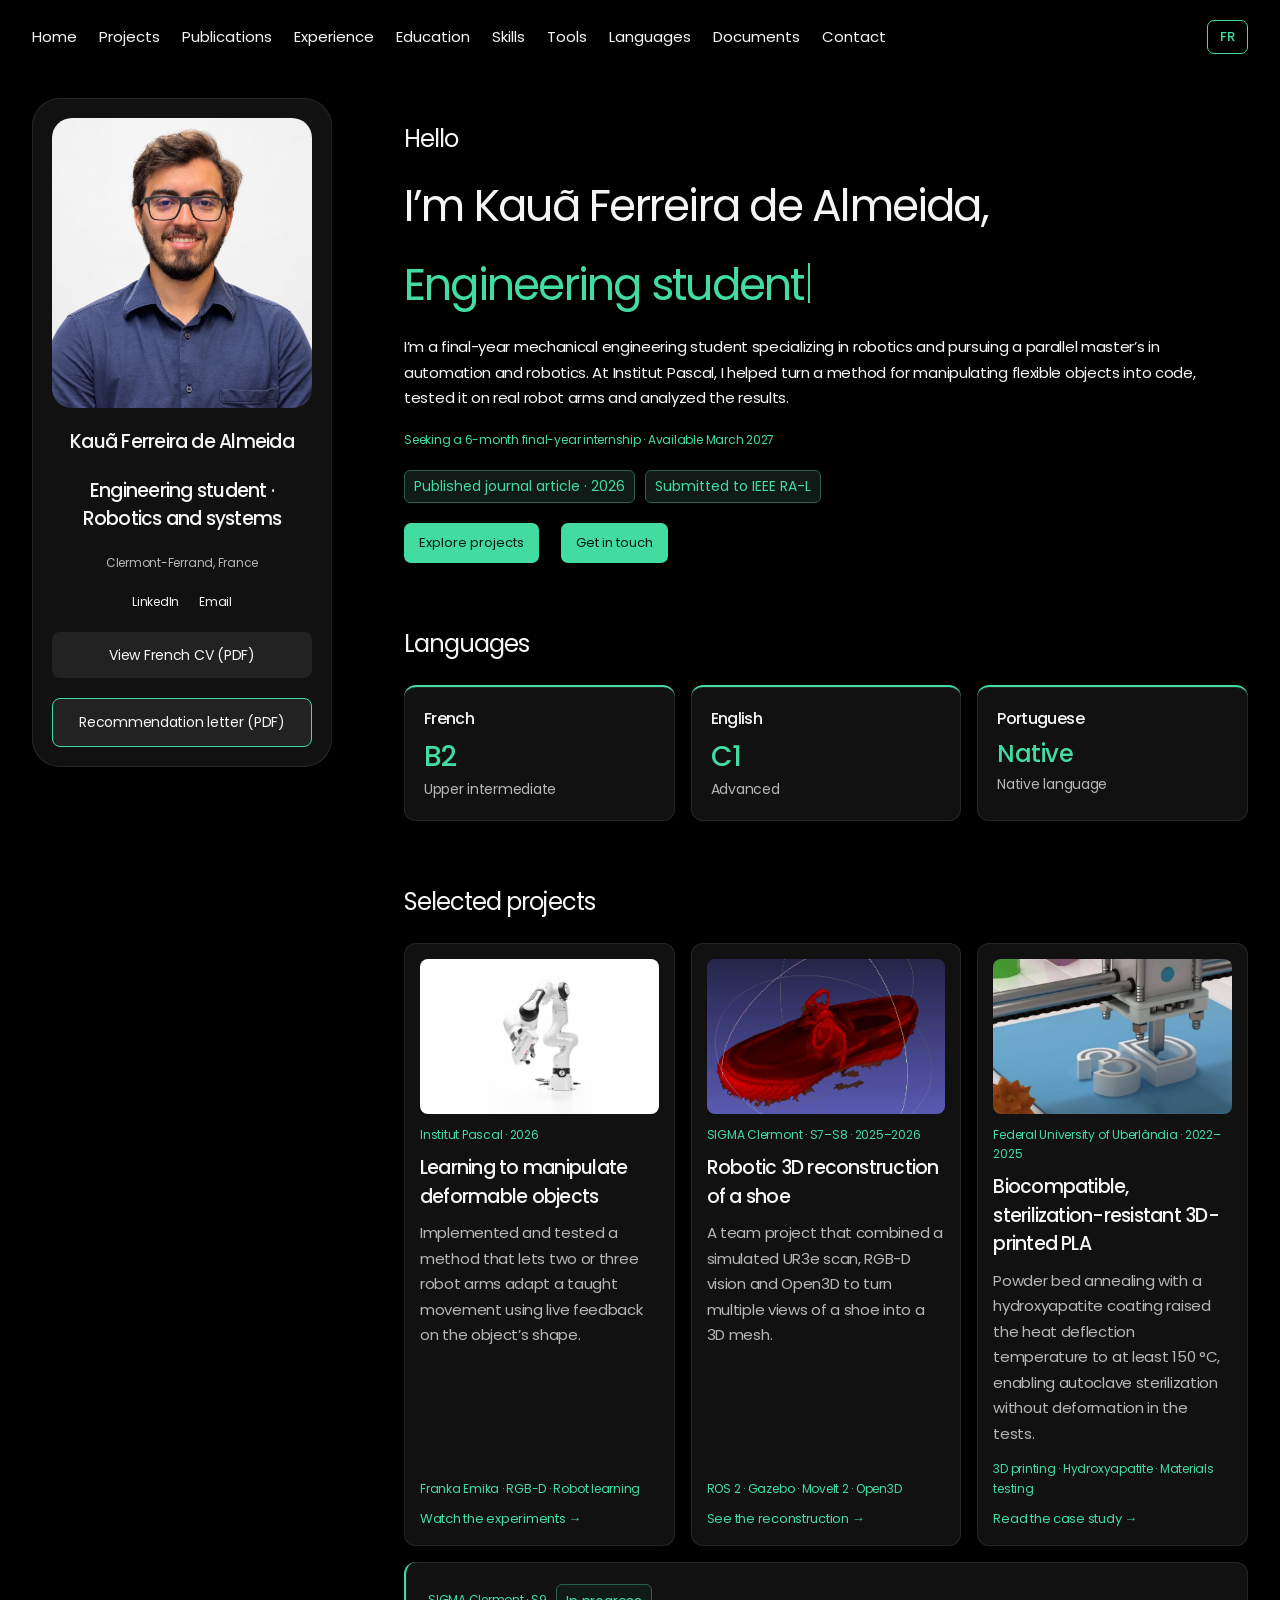
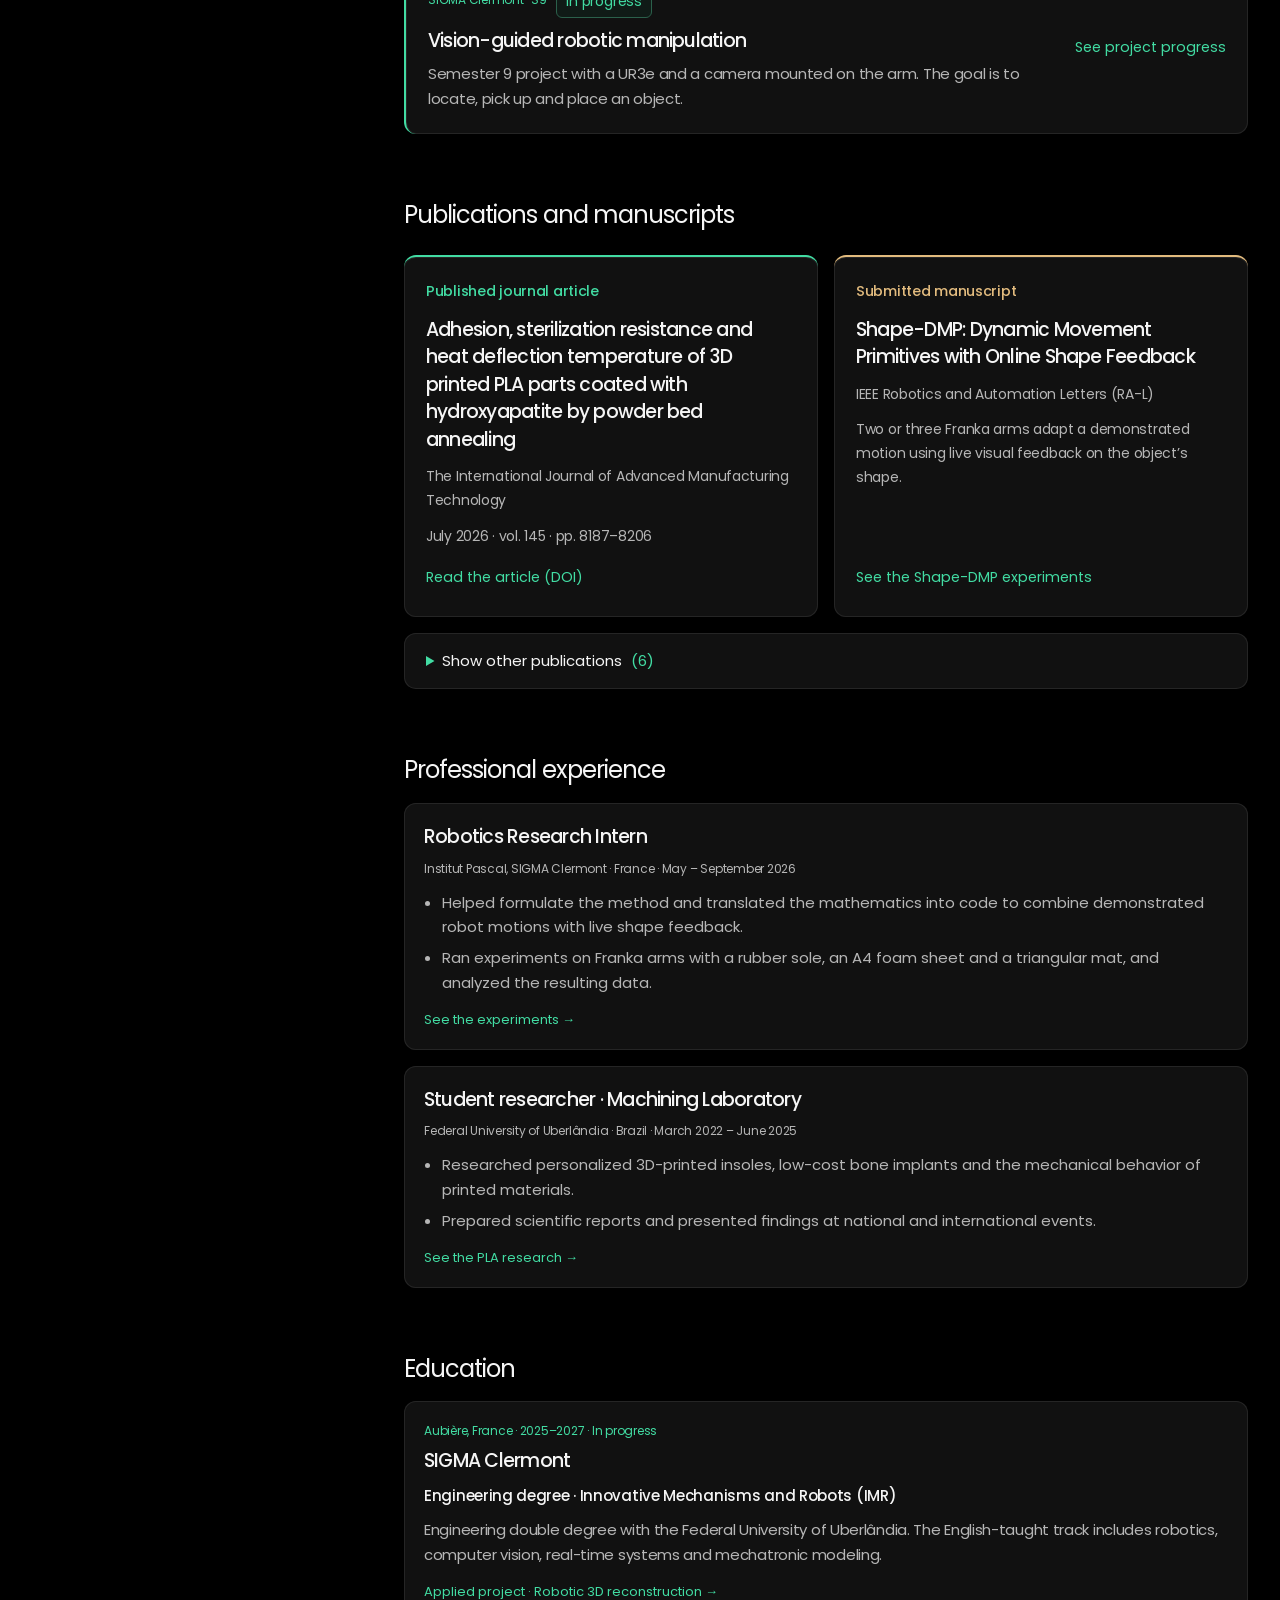
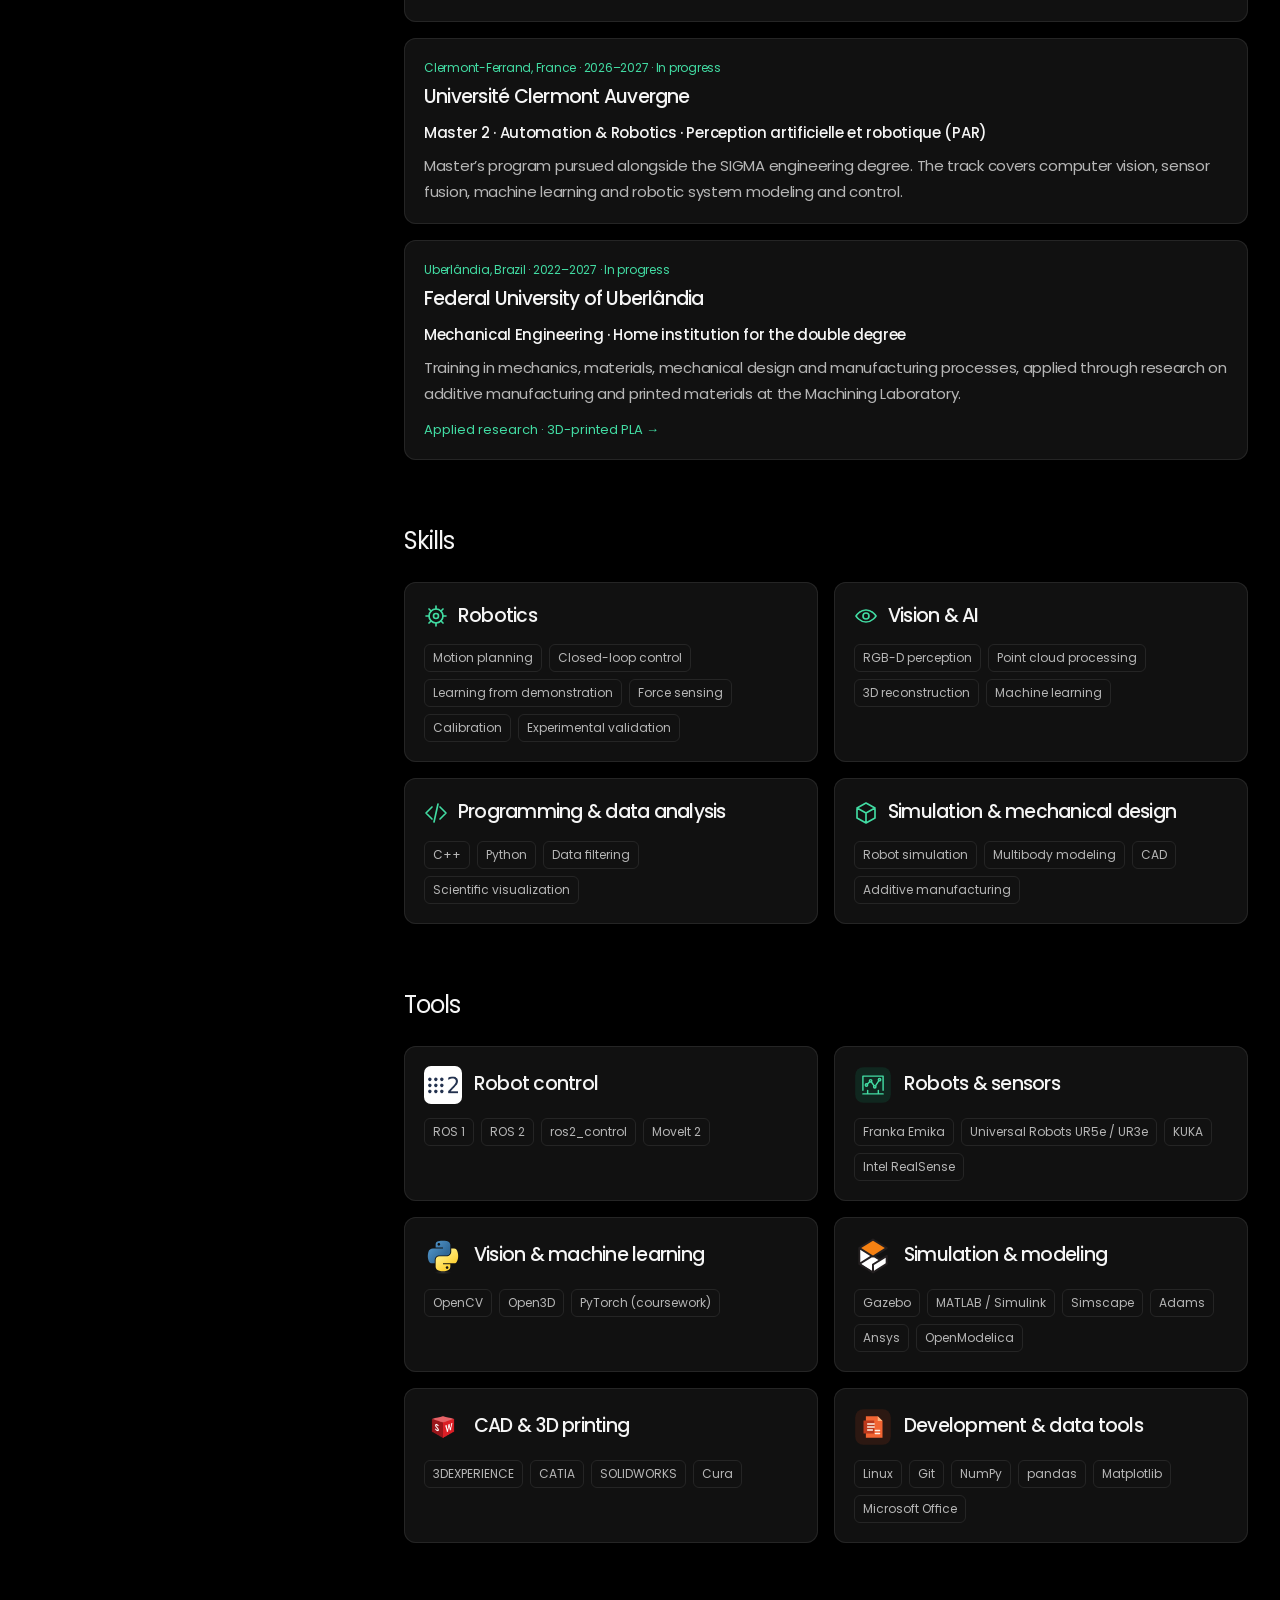
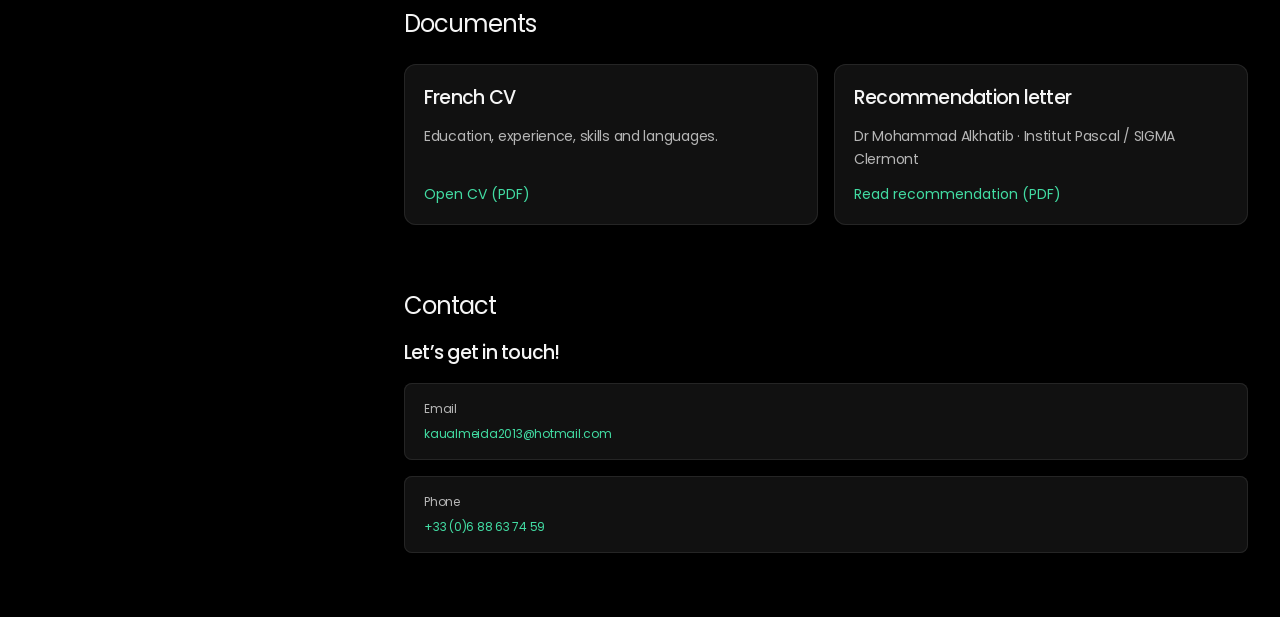
<file: en/index.html>
<!doctype html>
<html lang="en">
<head>
  <meta charset="UTF-8">
  <meta name="viewport" content="width=device-width, initial-scale=1">
  <title>Kauã Almeida — Robotics &amp; Mechanical Engineering</title>
  <meta name="description" content="Kauã Ferreira de Almeida’s portfolio in robotics, control, mechanical engineering, and materials research. Seeking a six-month final-year internship from March 2027.">
  <meta property="og:title" content="Kauã Almeida — Robotics &amp; Mechanical Engineering">
  <meta property="og:description" content="Robotics, control, mechanical engineering, and experimental research.">
  <meta property="og:type" content="website">
  <link rel="preload" href="../assets/fonts/poppins-400.woff2" as="font" type="font/woff2" crossorigin>
  <link rel="stylesheet" href="../assets/styles.css">
  <script src="../assets/typewriter.js" defer></script>
  <meta property="og:locale" content="en_US">
  <link rel="alternate" hreflang="fr" href="../">
</head>
<body>
  <a href="#main" class="skip-link">Skip to content</a>
  <nav class="site-nav" aria-label="Main navigation">
    <a href="./" aria-current="page">Home</a>
    <a href="#projects">Projects</a>
    <a href="#publications">Publications</a>
    <a href="#experience">Experience</a>
    <a href="#education">Education</a>
    <a href="#skills">Skills</a>
    <a href="#tools">Tools</a>
    <a href="#languages">Languages</a>
    <a href="#documents">Documents</a>
    <a href="#contact">Contact</a>
    <a class="language-switch" href="../" hreflang="fr" lang="fr" aria-label="Lire en français">FR</a>
  </nav>

  <div class="portfolio-layout">
    <aside class="profile-card" aria-label="Profile">
      <img class="profile-photo" src="../assets/images/kaua-portrait.jpeg" alt="Kauã Ferreira de Almeida" width="1024" height="1280" fetchpriority="high">
      <h3>Kauã Ferreira de Almeida</h3>
      <h3>Engineering student · Robotics and systems</h3>
      <p class="profile-location">Clermont-Ferrand, France</p>
      <div class="profile-links">
        <a href="https://www.linkedin.com/in/kaua-ferreira-de-almeida/" target="_blank" rel="noopener noreferrer">LinkedIn</a>
        <a href="mailto:kaualmeida2013@hotmail.com">Email</a>
      </div>
      <a class="cv-button" href="../CV_Kaua_FERREIRA_DE_ALMEIDA_QR.pdf" target="_blank" rel="noopener noreferrer">View French CV (PDF)</a>
      <a class="cv-button recommendation-button" href="../Lettre_Recommandation_Kaua_FERREIRA_DE_ALMEIDA.pdf" target="_blank" rel="noopener noreferrer">Recommendation letter (PDF)</a>
    </aside>

    <main id="main" class="portfolio-content">
      <section class="intro" aria-label="Introduction">
        <h2>Hello</h2>
        <h1>I’m Kauã Ferreira de Almeida,</h1>
        <h1 class="role-heading" data-role-heading data-secondary-role="Robotics and systems">
          <span class="sr-only">Engineering student · Robotics and systems</span>
          <span class="role-visual" aria-hidden="true">
            <span class="role-space">Engineering student</span>
            <span class="role-line"><span data-typewriter>Engineering student</span><span class="typing-cursor"></span></span>
          </span>
        </h1>
        <p class="intro-summary">I’m a final-year mechanical engineering student specializing in robotics and pursuing a parallel master’s in automation and robotics. At Institut Pascal, I helped turn a method for manipulating flexible objects into code, tested it on real robot arms and analyzed the results.</p>
        <p class="availability">Seeking a 6-month final-year internship · Available March 2027</p>
        <div class="research-shortcuts">
          <a href="#journal-paper">Published journal article · 2026</a>
          <a href="#ral-submission">Submitted to IEEE RA-L</a>
        </div>
        <div class="intro-actions">
          <a class="intro-button" href="#projects">Explore projects</a>
          <a class="intro-button" href="#contact">Get in touch</a>
        </div>
      </section>

      <section id="languages" aria-labelledby="languages-title">
        <h2 id="languages-title" class="section-title">Languages</h2>
        <ul class="language-grid" role="list">
          <li class="card language-card"><h3>French</h3><p class="language-level">B2</p><p>Upper intermediate</p></li>
          <li class="card language-card"><h3>English</h3><p class="language-level">C1</p><p>Advanced</p></li>
          <li class="card language-card"><h3>Portuguese</h3><p class="language-level language-native">Native</p><p>Native language</p></li>
        </ul>
      </section>

      <section id="projects" aria-labelledby="projects-title">
        <h2 id="projects-title" class="section-title">Selected projects</h2>
        <div class="project-grid">
          <a class="card project-card" data-project="deformable-objects" href="deformable-objects/">
            <img class="project-image franka-project-image" src="../assets/images/franka-cover.png" alt="Franka Emika robot arm with a two-finger gripper" width="800" height="800" loading="lazy">
            <div class="project-card-copy">
              <p class="project-year">Institut Pascal · 2026</p>
              <h3>Learning to manipulate deformable objects</h3>
              <p class="project-description">Implemented and tested a method that lets two or three robot arms adapt a taught movement using live feedback on the object’s shape.</p>
              <p class="project-tags">Franka Emika · RGB-D · Robot learning</p>
              <p class="project-action">Watch the experiments <span aria-hidden="true">→</span></p>
            </div>
          </a>

          <a class="card project-card" data-project="3d-reconstruction" href="3d-reconstruction/">
            <img class="project-image reconstruction-project-image" src="../assets/images/reconstruction-shoe.jpg" alt="Red 3D mesh of a reconstructed shoe" width="625" height="378" loading="lazy">
            <div class="project-card-copy">
              <p class="project-year">SIGMA Clermont · S7–S8 · 2025–2026</p>
              <h3>Robotic 3D reconstruction of a shoe</h3>
              <p class="project-description">A team project that combined a simulated UR3e scan, RGB-D vision and Open3D to turn multiple views of a shoe into a 3D mesh.</p>
              <p class="project-tags">ROS 2 · Gazebo · MoveIt 2 · Open3D</p>
              <p class="project-action">See the reconstruction <span aria-hidden="true">→</span></p>
            </div>
          </a>

          <a class="card project-card" data-project="bioactive-pla" href="bioactive-pla/">
            <img class="project-image" src="../assets/images/pla-cover.png" alt="3D printer creating the letters 3D on a blue print bed" width="850" height="446" loading="lazy">
            <div class="project-card-copy">
              <p class="project-year">Federal University of Uberlândia · 2022–2025</p>
              <h3>Biocompatible, sterilization-resistant 3D-printed PLA</h3>
              <p class="project-description">Powder bed annealing with a hydroxyapatite coating raised the heat deflection temperature to at least 150 °C, enabling autoclave sterilization without deformation in the tests.</p>
              <p class="project-tags">3D printing · Hydroxyapatite · Materials testing</p>
              <p class="project-action">Read the case study <span aria-hidden="true">→</span></p>
            </div>
          </a>
        </div>
        <a class="card project-card project-in-progress" href="vision-guided-manipulation/">
          <div>
            <p class="project-year">SIGMA Clermont · S9 <span class="project-progress-status">In progress</span></p>
            <h3>Vision-guided robotic manipulation</h3>
            <p class="project-description">Semester 9 project with a UR3e and a camera mounted on the arm. The goal is to locate, pick up and place an object.</p>
          </div>
          <span class="project-action">See project progress</span>
        </a>
      </section>

      <section id="publications" aria-labelledby="publications-title">
        <h2 id="publications-title" class="section-title">Publications and manuscripts</h2>
        <div class="research-grid">
          <article id="journal-paper" class="card publication-card featured-publication">
            <p class="research-status">Published journal article</p>
            <h3 lang="en">Adhesion, sterilization resistance and heat deflection temperature of 3D printed PLA parts coated with hydroxyapatite by powder bed annealing</h3>
            <p class="publication-journal" lang="en">The International Journal of Advanced Manufacturing Technology</p>
            <p class="publication-meta">July 2026 · vol. 145 · pp. 8187–8206</p>
            <a class="research-action" href="https://doi.org/10.1007/s00170-026-18504-9" hreflang="en" target="_blank" rel="noopener noreferrer">Read the article (DOI)</a>
          </article>
          <article id="ral-submission" class="card publication-card featured-submission">
            <p class="research-status">Submitted manuscript</p>
            <h3 lang="en">Shape-DMP: Dynamic Movement Primitives with Online Shape Feedback</h3>
            <p class="publication-journal" lang="en">IEEE Robotics and Automation Letters (RA-L)</p>
            <p class="publication-meta">Two or three Franka arms adapt a demonstrated motion using live visual feedback on the object’s shape.</p>
            <a class="research-action" href="deformable-objects/">See the Shape-DMP experiments</a>
          </article>
        </div>
        <details class="card publications-disclosure">
          <summary>Show other publications <span class="publication-count">(6)</span></summary>
          <div class="proceedings-content">
            <p>Six full papers in the COBEM and COBEF proceedings, listed in my Lattes CV.</p>
            <ul class="proceedings-list">
              <li><p><a href="https://www.abcm.org.br/proceedings/view/COB2023/0505" target="_blank" rel="noopener noreferrer"><span lang="en">Comparison of impact resistance of annealed 3D printed PLA according to different Izod ASTM test standards</span></a></p><span class="proceedings-venue">COBEM 2023</span></li>
<li><p><span lang="pt">Quantificação de incerteza e calibração de células de carga com sistema de aquisição por Arduino</span></p><span class="proceedings-venue">COBEF 2023</span></li>
<li><p><span lang="pt">Influência de parâmetros de impressão nas resistências ao impacto e à tração de peças produzidas pelo processo Fused Filament Fabrication</span></p><span class="proceedings-venue">COBEF 2023</span></li>
<li><p><span lang="en">Influence of annealing on PLA mechanical and thermal resistance</span></p><span class="proceedings-venue">COBEM 2023</span></li>
<li><p><a href="https://abcm.org.br/proceedings/view/COF23/0279" target="_blank" rel="noopener noreferrer"><span lang="pt">Análise dos efeitos do recozimento na resistência ao impacto de peças poliméricas impressas por FFF</span></a></p><span class="proceedings-venue">COBEF 2023</span></li>
<li><p><a href="https://abcm.org.br/proceedings/view/COB2023/0502" target="_blank" rel="noopener noreferrer"><span lang="en">Impact resistance of quenched 1045 steel bars for quick stop equipment in turning operations</span></a></p><span class="proceedings-venue">COBEM 2023</span></li>
            </ul>
            <a class="research-action" href="https://lattes.cnpq.br/2538190620494968" hreflang="pt" target="_blank" rel="noopener noreferrer">View my Lattes CV</a>
          </div>
        </details>
      </section>

      <section id="experience" aria-labelledby="experience-title">
        <h2 id="experience-title" class="section-title">Professional experience</h2>
        <div class="stack">
          <article class="card experience-card">
            <h3>Robotics Research Intern</h3>
            <p class="experience-meta">Institut Pascal, SIGMA Clermont · France · May – September 2026</p>
            <ul class="experience-details">
              <li>Helped formulate the method and translated the mathematics into code to combine demonstrated robot motions with live shape feedback.</li>
              <li>Ran experiments on Franka arms with a rubber sole, an A4 foam sheet and a triangular mat, and analyzed the resulting data.</li>
            </ul>
            <a class="section-link" href="deformable-objects/">See the experiments <span aria-hidden="true">→</span></a>
          </article>
          <article class="card experience-card">
            <h3>Student researcher · Machining Laboratory</h3>
            <p class="experience-meta">Federal University of Uberlândia · Brazil · March 2022 – June 2025</p>
            <ul class="experience-details">
              <li>Researched personalized 3D-printed insoles, low-cost bone implants and the mechanical behavior of printed materials.</li>
              <li>Prepared scientific reports and presented findings at national and international events.</li>
            </ul>
            <a class="section-link" href="bioactive-pla/">See the PLA research <span aria-hidden="true">→</span></a>
          </article>
        </div>
      </section>

      <section id="education" aria-labelledby="education-title">
        <h2 id="education-title" class="section-title">Education</h2>
        <div class="stack">
          <article class="card education-card">
            <p class="education-meta">Aubière, France · 2025–2027 · In progress</p>
            <h3>SIGMA Clermont</h3>
            <p class="education-degree">Engineering degree · Innovative Mechanisms and Robots (IMR)</p>
            <p>Engineering double degree with the Federal University of Uberlândia. The English-taught track includes robotics, computer vision, real-time systems and mechatronic modeling.</p>
            <a class="section-link" href="3d-reconstruction/">Applied project · Robotic 3D reconstruction <span aria-hidden="true">→</span></a>
          </article>
          <article class="card education-card">
            <p class="education-meta">Clermont-Ferrand, France · 2026–2027 · In progress</p>
            <h3>Université Clermont Auvergne</h3>
            <p class="education-degree">Master 2 · Automation &amp; Robotics · Perception artificielle et robotique (PAR)</p>
            <p>Master’s program pursued alongside the SIGMA engineering degree. The track covers computer vision, sensor fusion, machine learning and robotic system modeling and control.</p>
          </article>
          <article class="card education-card">
            <p class="education-meta">Uberlândia, Brazil · 2022–2027 · In progress</p>
            <h3>Federal University of Uberlândia</h3>
            <p class="education-degree">Mechanical Engineering · Home institution for the double degree</p>
            <p>Training in mechanics, materials, mechanical design and manufacturing processes, applied through research on additive manufacturing and printed materials at the Machining Laboratory.</p>
            <a class="section-link" href="bioactive-pla/">Applied research · 3D-printed PLA <span aria-hidden="true">→</span></a>
          </article>
        </div>
      </section>

      <section id="skills" aria-labelledby="skills-title">
        <h2 id="skills-title" class="section-title">Skills</h2>
        <div class="skills-grid">
          <article class="card competency-card">
            <div class="skill-heading">
              <svg class="skill-icon" width="24" height="24" viewBox="0 0 24 24" fill="none" stroke="currentColor" stroke-width="1.65" stroke-linecap="round" stroke-linejoin="round" aria-hidden="true"><circle cx="12" cy="12" r="7"/><circle cx="12" cy="12" r="2.5"/><path d="M12 2v3m0 14v3M2 12h3m14 0h3M5 5l2 2m10 10 2 2M5 19l2-2M17 7l2-2"/></svg>
              <h3>Robotics</h3>
            </div>
            <ul class="competency-tags" role="list">
              <li>Motion planning</li>
              <li>Closed-loop control</li>
              <li>Learning from demonstration</li>
              <li>Force sensing</li>
              <li>Calibration</li>
              <li>Experimental validation</li>
            </ul>
          </article>
          <article class="card competency-card">
            <div class="skill-heading">
              <svg class="skill-icon" width="24" height="24" viewBox="0 0 24 24" fill="none" stroke="currentColor" stroke-width="1.65" stroke-linecap="round" stroke-linejoin="round" aria-hidden="true"><path d="M2 12s3.5-6 10-6 10 6 10 6-3.5 6-10 6-10-6-10-6z"/><circle cx="12" cy="12" r="3"/></svg>
              <h3>Vision &amp; AI</h3>
            </div>
            <ul class="competency-tags" role="list">
              <li>RGB-D perception</li>
              <li>Point cloud processing</li>
              <li>3D reconstruction</li>
              <li>Machine learning</li>
            </ul>
          </article>
          <article class="card competency-card">
            <div class="skill-heading">
              <svg class="skill-icon" width="24" height="24" viewBox="0 0 24 24" fill="none" stroke="currentColor" stroke-width="1.65" stroke-linecap="round" stroke-linejoin="round" aria-hidden="true"><path d="m8 6-6 6 6 6m8-12 6 6-6 6m-2-15-4 18"/></svg>
              <h3>Programming &amp; data analysis</h3>
            </div>
            <ul class="competency-tags" role="list">
              <li>C++</li>
              <li>Python</li>
              <li>Data filtering</li>
              <li>Scientific visualization</li>
            </ul>
          </article>
          <article class="card competency-card">
            <div class="skill-heading">
              <svg class="skill-icon" width="24" height="24" viewBox="0 0 24 24" fill="none" stroke="currentColor" stroke-width="1.65" stroke-linecap="round" stroke-linejoin="round" aria-hidden="true"><path d="m12 2 9 5v10l-9 5-9-5V7l9-5zm-9 5 9 5 9-5m-9 5v10"/></svg>
              <h3>Simulation &amp; mechanical design</h3>
            </div>
            <ul class="competency-tags" role="list">
              <li>Robot simulation</li>
              <li>Multibody modeling</li>
              <li>CAD</li>
              <li>Additive manufacturing</li>
            </ul>
          </article>
        </div>
      </section>

      <section id="tools" aria-labelledby="tools-title">
        <h2 id="tools-title" class="section-title">Tools</h2>
        <div class="skills-grid">
          <article class="card competency-card">
            <div class="tool-heading">
              <img class="tool-logo tool-logo-light" src="../assets/icons/ros.png" alt="" width="38" height="38" loading="lazy">
              <h3>Robot control</h3>
            </div>
            <ul class="competency-tags" role="list">
              <li>ROS 1</li>
              <li>ROS 2</li>
              <li>ros2_control</li>
              <li>MoveIt 2</li>
            </ul>
          </article>
          <article class="card competency-card">
            <div class="tool-heading">
              <img class="tool-logo" src="../assets/icons/sensing.svg" alt="" width="38" height="38" loading="lazy">
              <h3>Robots &amp; sensors</h3>
            </div>
            <ul class="competency-tags" role="list">
              <li>Franka Emika</li>
              <li>Universal Robots UR5e / UR3e</li>
              <li>KUKA</li>
              <li>Intel RealSense</li>
            </ul>
          </article>
          <article class="card competency-card">
            <div class="tool-heading">
              <img class="tool-logo" src="../assets/icons/python.svg" alt="" width="38" height="38" loading="lazy">
              <h3>Vision &amp; machine learning</h3>
            </div>
            <ul class="competency-tags" role="list">
              <li>OpenCV</li>
              <li>Open3D</li>
              <li>PyTorch (coursework)</li>
            </ul>
          </article>
          <article class="card competency-card">
            <div class="tool-heading">
              <img class="tool-logo" src="../assets/icons/gazebo.svg" alt="" width="38" height="38" loading="lazy">
              <h3>Simulation &amp; modeling</h3>
            </div>
            <ul class="competency-tags" role="list">
              <li>Gazebo</li>
              <li>MATLAB / Simulink</li>
              <li>Simscape</li>
              <li>Adams</li>
              <li>Ansys</li>
              <li>OpenModelica</li>
            </ul>
          </article>
          <article class="card competency-card">
            <div class="tool-heading">
              <img class="tool-logo" src="../assets/icons/solidworks.png" alt="" width="38" height="38" loading="lazy">
              <h3>CAD &amp; 3D printing</h3>
            </div>
            <ul class="competency-tags" role="list">
              <li>3DEXPERIENCE</li>
              <li>CATIA</li>
              <li>SOLIDWORKS</li>
              <li>Cura</li>
            </ul>
          </article>
          <article class="card competency-card">
            <div class="tool-heading">
              <img class="tool-logo" src="../assets/icons/office.svg" alt="" width="38" height="38" loading="lazy">
              <h3>Development &amp; data tools</h3>
            </div>
            <ul class="competency-tags" role="list">
              <li>Linux</li>
              <li>Git</li>
              <li>NumPy</li>
              <li>pandas</li>
              <li>Matplotlib</li>
              <li>Microsoft Office</li>
            </ul>
          </article>
        </div>
      </section>

      <section id="documents" aria-labelledby="documents-title">
        <h2 id="documents-title" class="section-title">Documents</h2>
        <div class="documents-grid">
          <a class="card document-card" href="../CV_Kaua_FERREIRA_DE_ALMEIDA_QR.pdf" target="_blank" rel="noopener noreferrer">
            <h3>French CV</h3>
            <p>Education, experience, skills and languages.</p>
            <span class="document-action">Open CV (PDF)</span>
          </a>
          <a class="card document-card" href="../Lettre_Recommandation_Kaua_FERREIRA_DE_ALMEIDA.pdf" target="_blank" rel="noopener noreferrer">
            <h3>Recommendation letter</h3>
            <p>Dr Mohammad Alkhatib · Institut Pascal / SIGMA Clermont</p>
            <span class="document-action">Read recommendation (PDF)</span>
          </a>
        </div>
      </section>

      <section id="contact" class="contact" aria-labelledby="contact-title">
        <h2 id="contact-title" class="section-title">Contact</h2>
        <h3>Let’s get in touch!</h3>
        <div class="stack">
          <a class="card contact-row" href="mailto:kaualmeida2013@hotmail.com"><p class="contact-label">Email</p><p class="contact-value">kaualmeida2013@hotmail.com</p></a>
          <a class="card contact-row" href="tel:+33688637459"><p class="contact-label">Phone</p><p class="contact-value">+33 (0)6 88 63 74 59</p></a>
        </div>
      </section>
    </main>
  </div>
</body>
</html>
</file>
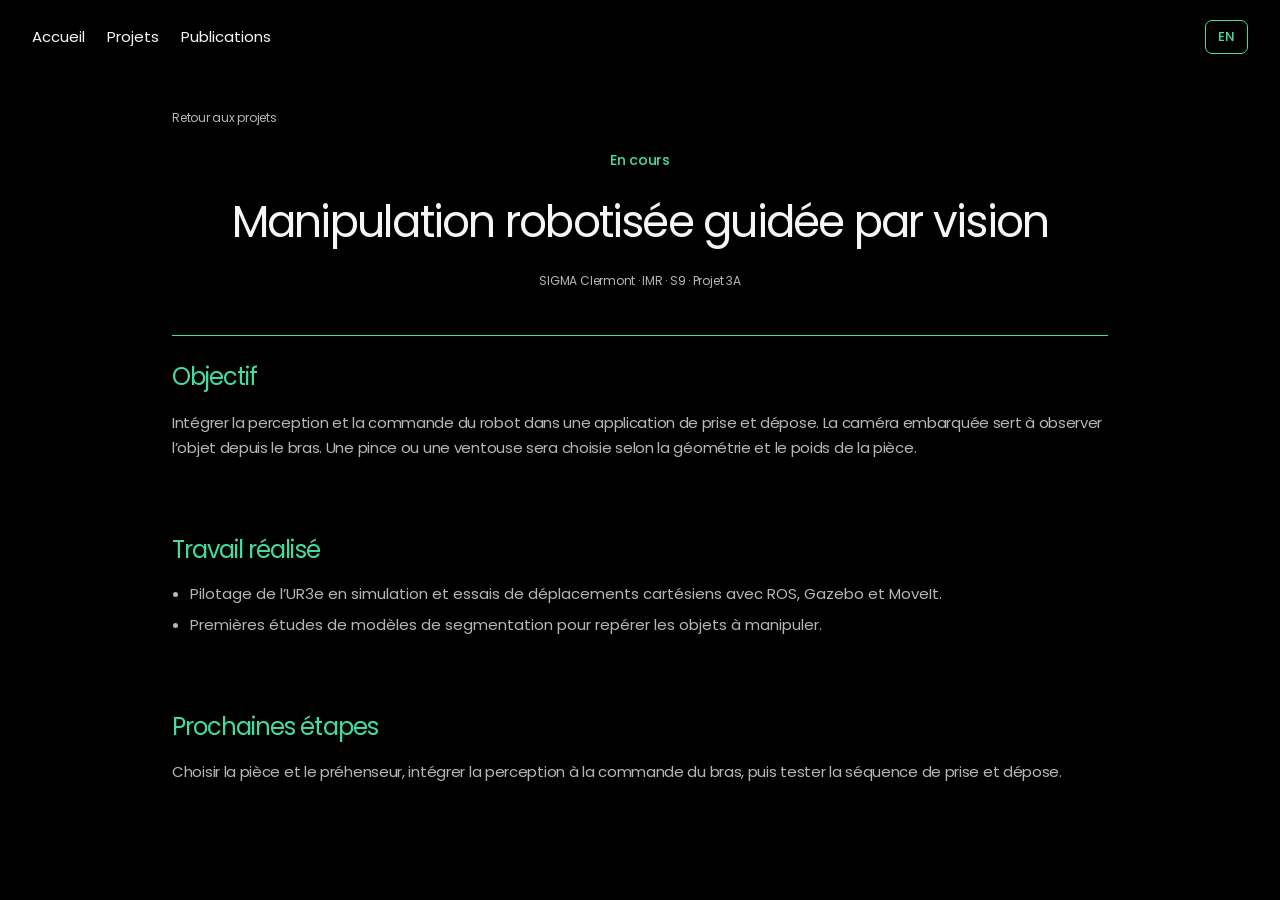
<file: vision-guided-manipulation/index.html>
<!doctype html>
<html lang="fr">
<head>
  <meta charset="UTF-8">
  <meta name="viewport" content="width=device-width, initial-scale=1">
  <title>Manipulation robotisée guidée par vision | Kauã Ferreira de Almeida</title>
  <meta name="description" content="Projet de S9 avec un UR3e et une caméra montée sur le bras. L’objectif est de localiser un objet puis de le saisir et le déposer.">
  <link rel="stylesheet" href="../assets/styles.css">
  <link rel="alternate" hreflang="en" href="../en/vision-guided-manipulation/">
</head>
<body>
  <a href="#main" class="skip-link">Aller au contenu</a>
  <nav class="site-nav" aria-label="Navigation principale">
    <a href="../">Accueil</a>
    <a href="../#projects">Projets</a>
    <a href="../#publications">Publications</a>
    <a class="language-switch" href="../en/vision-guided-manipulation/" hreflang="en" lang="en" aria-label="Lire en anglais">EN</a>
  </nav>
  <main id="main" class="case-study">
    <a class="back-link" href="../#projects">Retour aux projets</a>
    <header class="case-header">
      <p class="research-status">En cours</p>
      <h1>Manipulation robotisée guidée par vision</h1>
      <p class="case-meta">SIGMA Clermont · IMR · S9 · Projet 3A</p>
    </header>
    <section class="case-section" aria-labelledby="objective">
      <h2 id="objective">Objectif</h2>
      <p>Intégrer la perception et la commande du robot dans une application de prise et dépose. La caméra embarquée sert à observer l’objet depuis le bras. Une pince ou une ventouse sera choisie selon la géométrie et le poids de la pièce.</p>
    </section>
    <section class="case-section" aria-labelledby="completed">
      <h2 id="completed">Travail réalisé</h2>
      <ul class="experience-details">
        <li>Pilotage de l’UR3e en simulation et essais de déplacements cartésiens avec ROS, Gazebo et MoveIt.</li>
        <li>Premières études de modèles de segmentation pour repérer les objets à manipuler.</li>
      </ul>
    </section>
    <section class="case-section" aria-labelledby="next">
      <h2 id="next">Prochaines étapes</h2>
      <p>Choisir la pièce et le préhenseur, intégrer la perception à la commande du bras, puis tester la séquence de prise et dépose.</p>
    </section>
  </main>
</body>
</html>
</file>
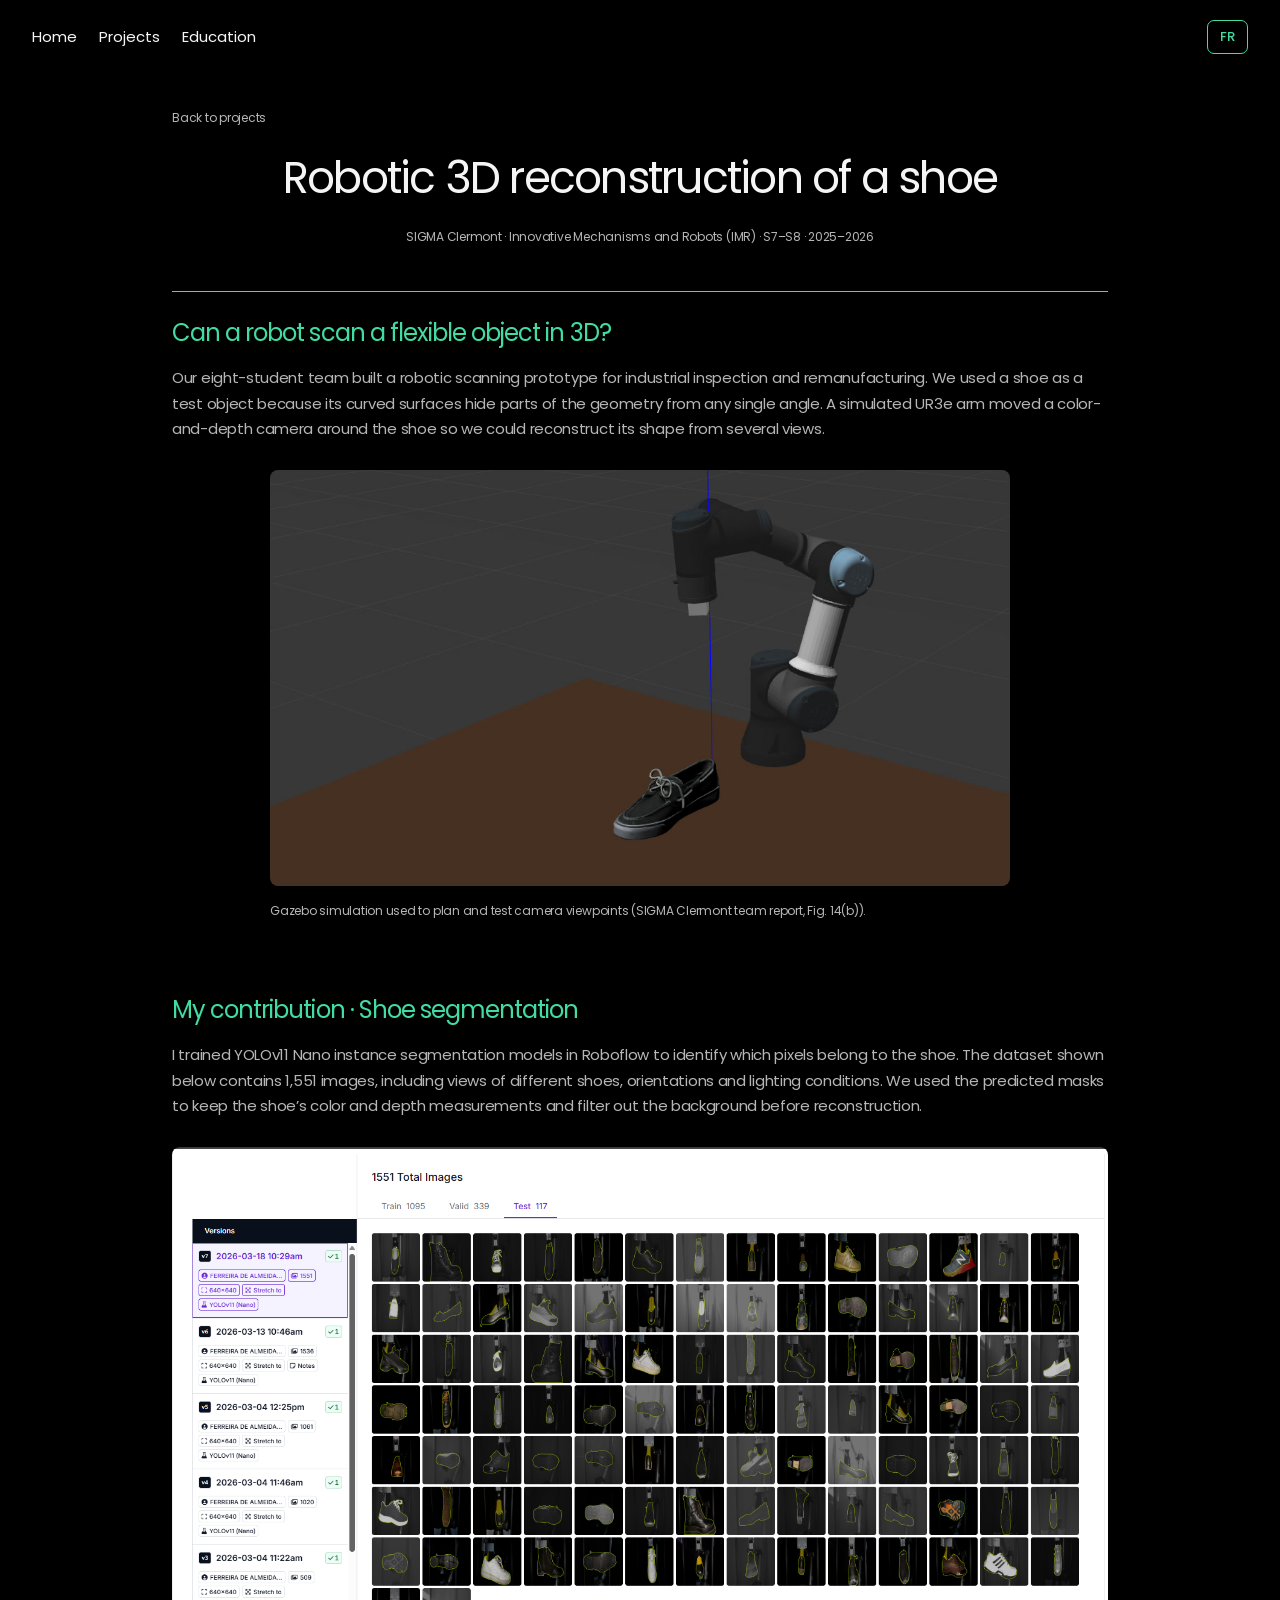
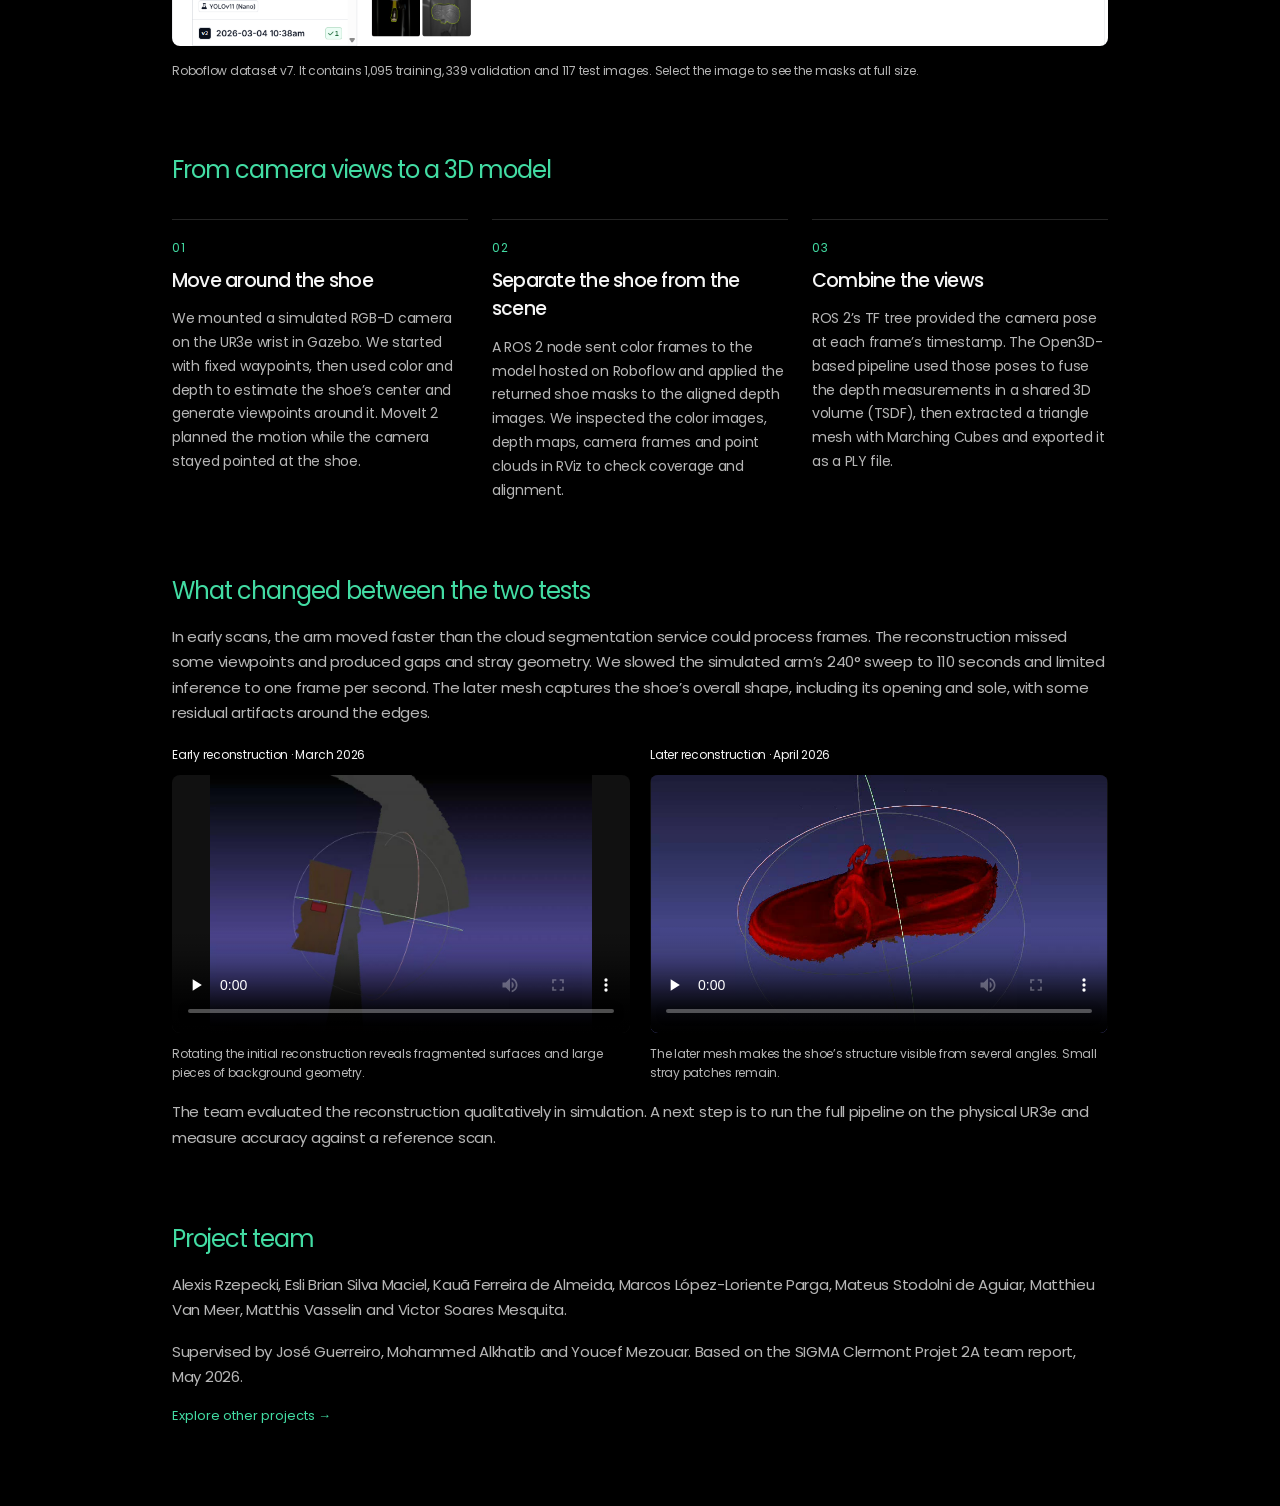
<file: en/3d-reconstruction/index.html>
<!doctype html>
<html lang="en">
<head>
  <meta charset="UTF-8">
  <meta name="viewport" content="width=device-width, initial-scale=1">
  <title>Robotic 3D reconstruction of a shoe — Kauã Ferreira de Almeida</title>
  <meta name="description" content="A SIGMA Clermont team project combining a simulated UR3e, YOLOv11 segmentation trained in Roboflow, and ROS 2 with Open3D to reconstruct a shoe.">
  <meta property="og:title" content="Robotic 3D reconstruction of a shoe">
  <meta property="og:description" content="From a robot-mounted depth camera to a 3D mesh for industrial inspection.">
  <meta property="og:type" content="article">
  <link rel="preload" href="../../assets/fonts/poppins-400.woff2" as="font" type="font/woff2" crossorigin>
  <link rel="stylesheet" href="../../assets/styles.css">
  <meta property="og:locale" content="en_US">
  <link rel="alternate" hreflang="fr" href="../../3d-reconstruction/">
</head>
<body>
  <a href="#main" class="skip-link">Skip to content</a>
  <nav class="site-nav" aria-label="Main navigation">
    <a href="../">Home</a>
    <a href="../#projects">Projects</a>
    <a href="../#education">Education</a>
    <a class="language-switch" href="../../3d-reconstruction/" hreflang="fr" lang="fr" aria-label="Lire en français">FR</a>
  </nav>

  <main id="main" class="case-study">
    <a class="back-link" href="../#projects">Back to projects</a>
    <header class="case-header">
      <h1>Robotic 3D reconstruction of a shoe</h1>
      <p class="case-meta">SIGMA Clermont · Innovative Mechanisms and Robots (IMR) · S7–S8 · 2025–2026</p>
    </header>

    <section class="case-section" aria-labelledby="challenge-title">
      <h2 id="challenge-title">Can a robot scan a flexible object in 3D?</h2>
      <p>Our eight-student team built a robotic scanning prototype for industrial inspection and remanufacturing. We used a shoe as a test object because its curved surfaces hide parts of the geometry from any single angle. A simulated UR3e arm moved a color-and-depth camera around the shoe so we could reconstruct its shape from several views.</p>
      <figure class="case-figure reconstruction-setup">
        <img src="../../assets/images/reconstruction-ur3e.jpg" alt="Simulated UR3e robot arm looking down at a shoe on a workbench" width="1034" height="581">
        <figcaption>Gazebo simulation used to plan and test camera viewpoints (SIGMA Clermont team report, Fig. 14(b)).</figcaption>
      </figure>
    </section>

    <section class="case-section" aria-labelledby="contribution-title">
      <h2 id="contribution-title">My contribution · Shoe segmentation</h2>
      <p>I trained YOLOv11 Nano instance segmentation models in Roboflow to identify which pixels belong to the shoe. The dataset shown below contains 1,551 images, including views of different shoes, orientations and lighting conditions. We used the predicted masks to keep the shoe’s color and depth measurements and filter out the background before reconstruction.</p>
      <figure class="case-figure overview-figure">
        <a href="../../assets/images/reconstruction-roboflow.png" target="_blank" rel="noopener noreferrer" aria-label="Open the Roboflow screenshot at full size in a new tab">
          <img src="../../assets/images/reconstruction-roboflow.png" alt="Roboflow dataset dashboard with outlined shoe masks in the test split and several YOLOv11 Nano model versions" width="1551" height="827" loading="lazy">
        </a>
        <figcaption>Roboflow dataset v7. It contains 1,095 training, 339 validation and 117 test images. Select the image to see the masks at full size.</figcaption>
      </figure>
    </section>

    <section class="case-section" aria-labelledby="method-title">
      <h2 id="method-title">From camera views to a 3D model</h2>
      <div class="method-steps">
        <article class="method-step">
          <span class="step-number" aria-hidden="true">01</span>
          <h3>Move around the shoe</h3>
          <p>We mounted a simulated RGB-D camera on the UR3e wrist in Gazebo. We started with fixed waypoints, then used color and depth to estimate the shoe’s center and generate viewpoints around it. MoveIt 2 planned the motion while the camera stayed pointed at the shoe.</p>
        </article>
        <article class="method-step">
          <span class="step-number" aria-hidden="true">02</span>
          <h3>Separate the shoe from the scene</h3>
          <p>A ROS 2 node sent color frames to the model hosted on Roboflow and applied the returned shoe masks to the aligned depth images. We inspected the color images, depth maps, camera frames and point clouds in RViz to check coverage and alignment.</p>
        </article>
        <article class="method-step">
          <span class="step-number" aria-hidden="true">03</span>
          <h3>Combine the views</h3>
          <p>ROS 2’s TF tree provided the camera pose at each frame’s timestamp. The Open3D-based pipeline used those poses to fuse the depth measurements in a shared 3D volume (TSDF), then extracted a triangle mesh with Marching Cubes and exported it as a PLY file.</p>
        </article>
      </div>
    </section>

    <section class="case-section" aria-labelledby="results-title">
      <h2 id="results-title">What changed between the two tests</h2>
      <p>In early scans, the arm moved faster than the cloud segmentation service could process frames. The reconstruction missed some viewpoints and produced gaps and stray geometry. We slowed the simulated arm’s 240° sweep to 110 seconds and limited inference to one frame per second. The later mesh captures the shoe’s overall shape, including its opening and sole, with some residual artifacts around the edges.</p>
      <div class="experiment-videos">
        <figure class="video-panel">
          <p class="video-label" id="early-scan-label">Early reconstruction · March 2026</p>
          <video controls playsinline preload="none" poster="../../assets/images/reconstruction-early-poster.jpg" aria-labelledby="early-scan-label" aria-describedby="early-scan-caption">
            <source src="../../assets/videos/reconstruction-early.mp4" type="video/mp4">
            <a href="../../assets/videos/reconstruction-early.mp4">Open the early reconstruction video.</a>
          </video>
          <figcaption id="early-scan-caption">Rotating the initial reconstruction reveals fragmented surfaces and large pieces of background geometry.</figcaption>
        </figure>
        <figure class="video-panel">
          <p class="video-label" id="final-scan-label">Later reconstruction · April 2026</p>
          <video controls playsinline preload="none" poster="../../assets/images/reconstruction-final-poster.jpg" aria-labelledby="final-scan-label" aria-describedby="final-scan-caption">
            <source src="../../assets/videos/reconstruction-final.mp4" type="video/mp4">
            <a href="../../assets/videos/reconstruction-final.mp4">Open the later reconstruction video.</a>
          </video>
          <figcaption id="final-scan-caption">The later mesh makes the shoe’s structure visible from several angles. Small stray patches remain.</figcaption>
        </figure>
      </div>
      <p class="body-follow-up">The team evaluated the reconstruction qualitatively in simulation. A next step is to run the full pipeline on the physical UR3e and measure accuracy against a reference scan.</p>
    </section>

    <section class="case-section" aria-labelledby="credits-title">
      <h2 id="credits-title">Project team</h2>
      <p>Alexis Rzepecki, Esli Brian Silva Maciel, Kauã Ferreira de Almeida, Marcos López-Loriente Parga, Mateus Stodolni de Aguiar, Matthieu Van Meer, Matthis Vasselin and Victor Soares Mesquita.</p>
      <p class="body-follow-up">Supervised by José Guerreiro, Mohammed Alkhatib and Youcef Mezouar. Based on the SIGMA Clermont Projet 2A team report, May 2026.</p>
      <a class="section-link body-follow-up" href="../#projects">Explore other projects <span aria-hidden="true">→</span></a>
    </section>
  </main>
</body>
</html>
</file>
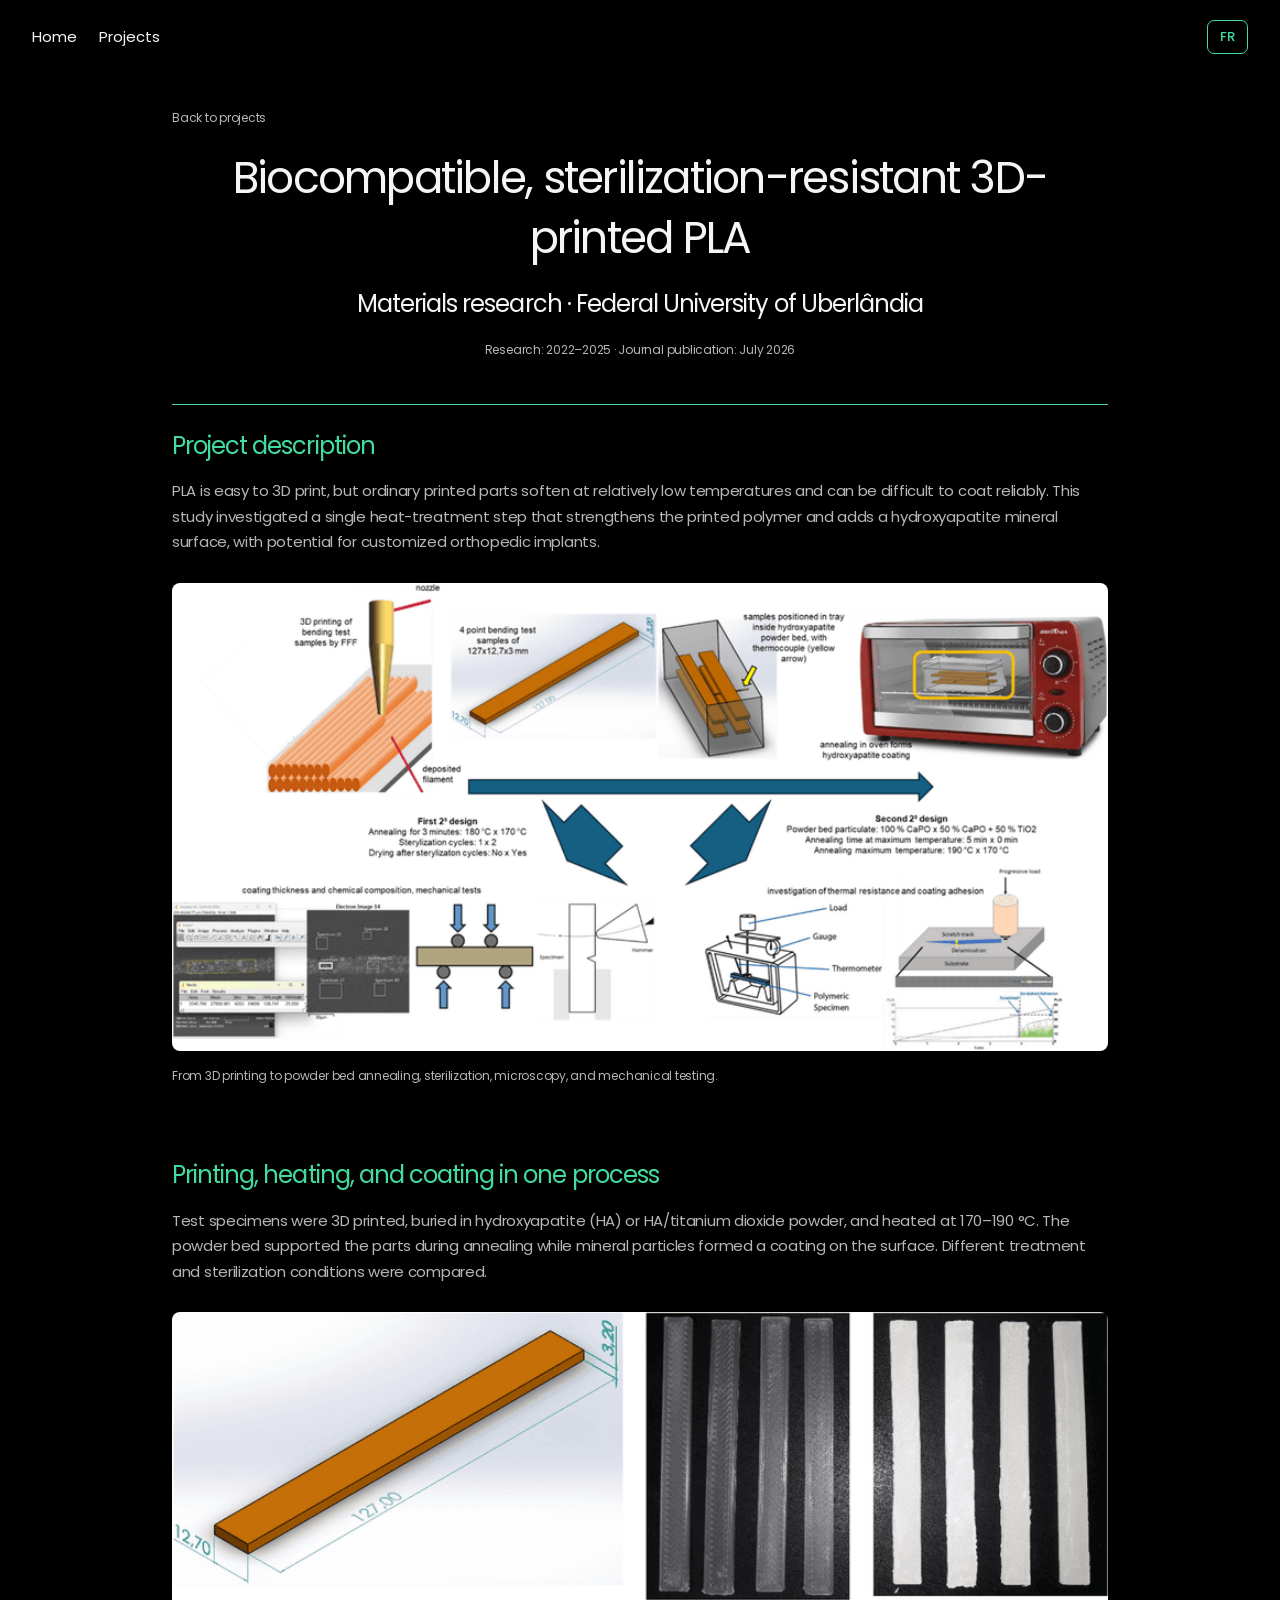
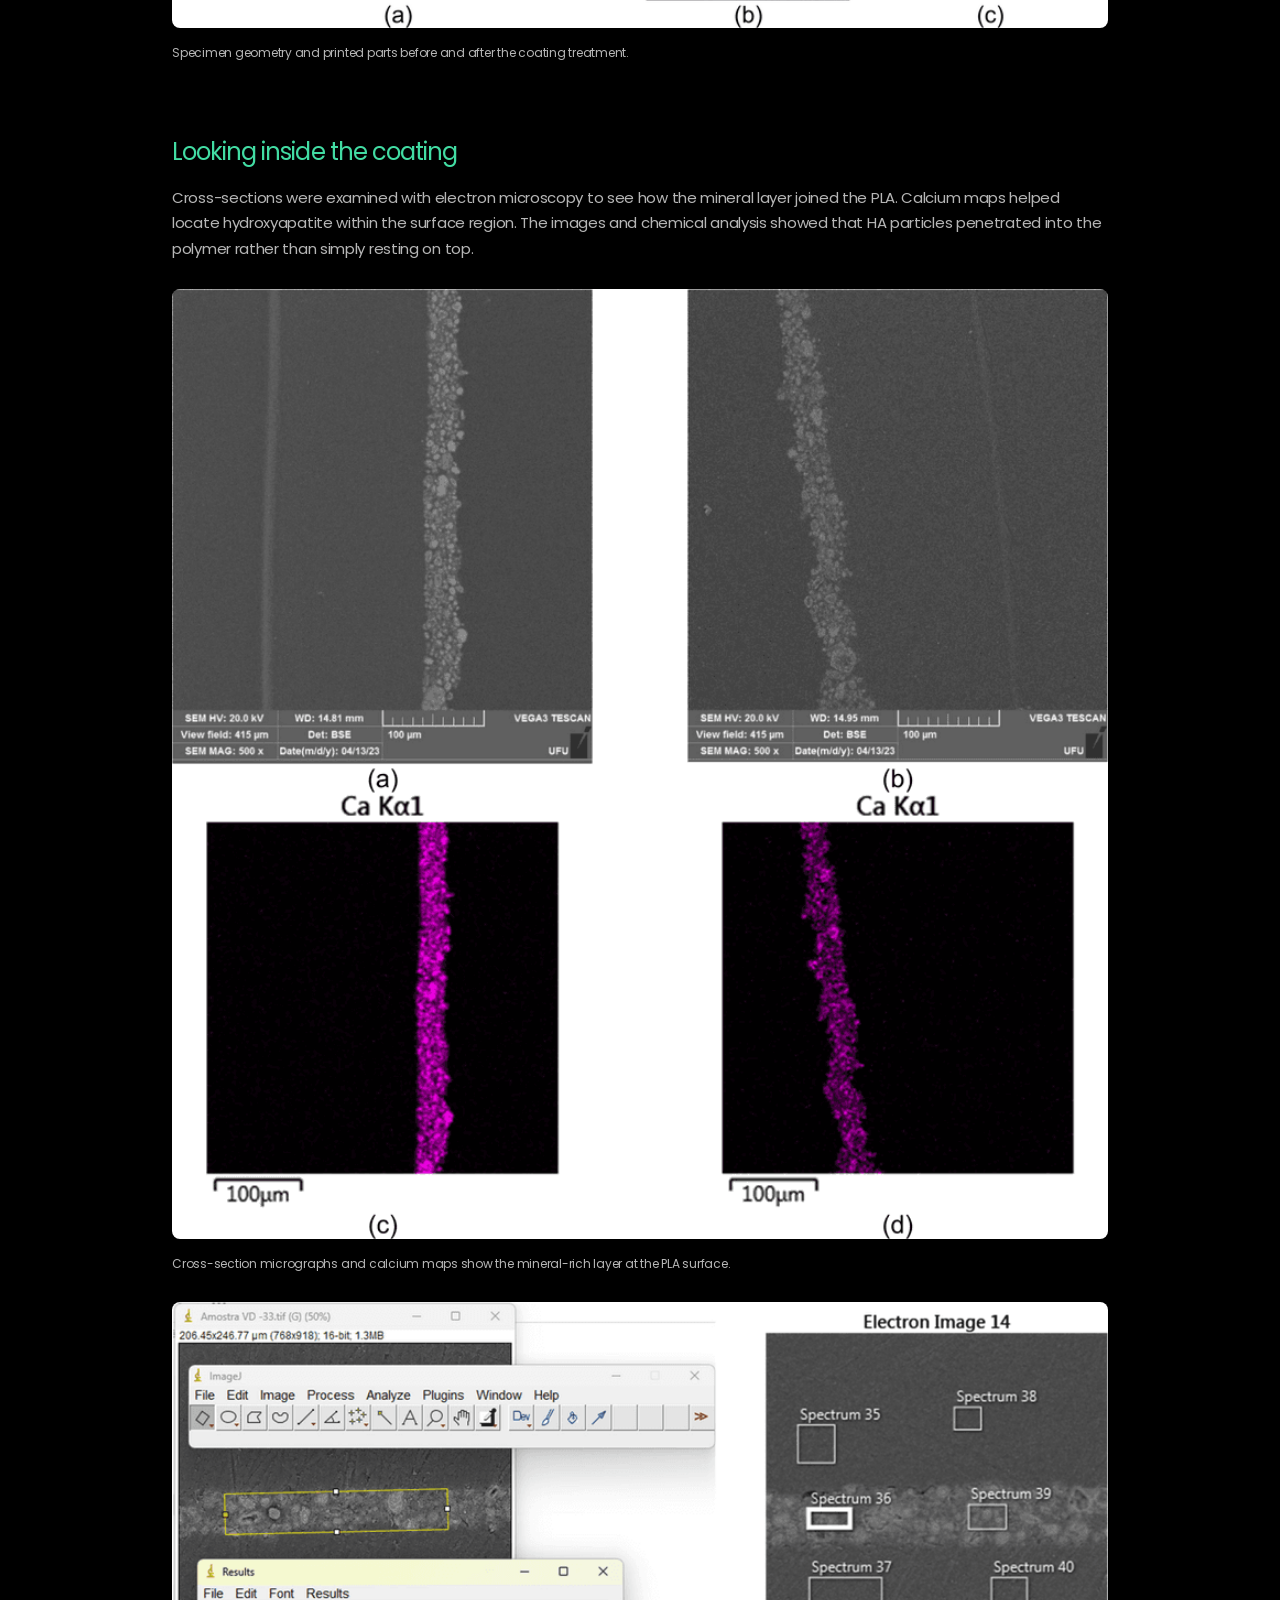
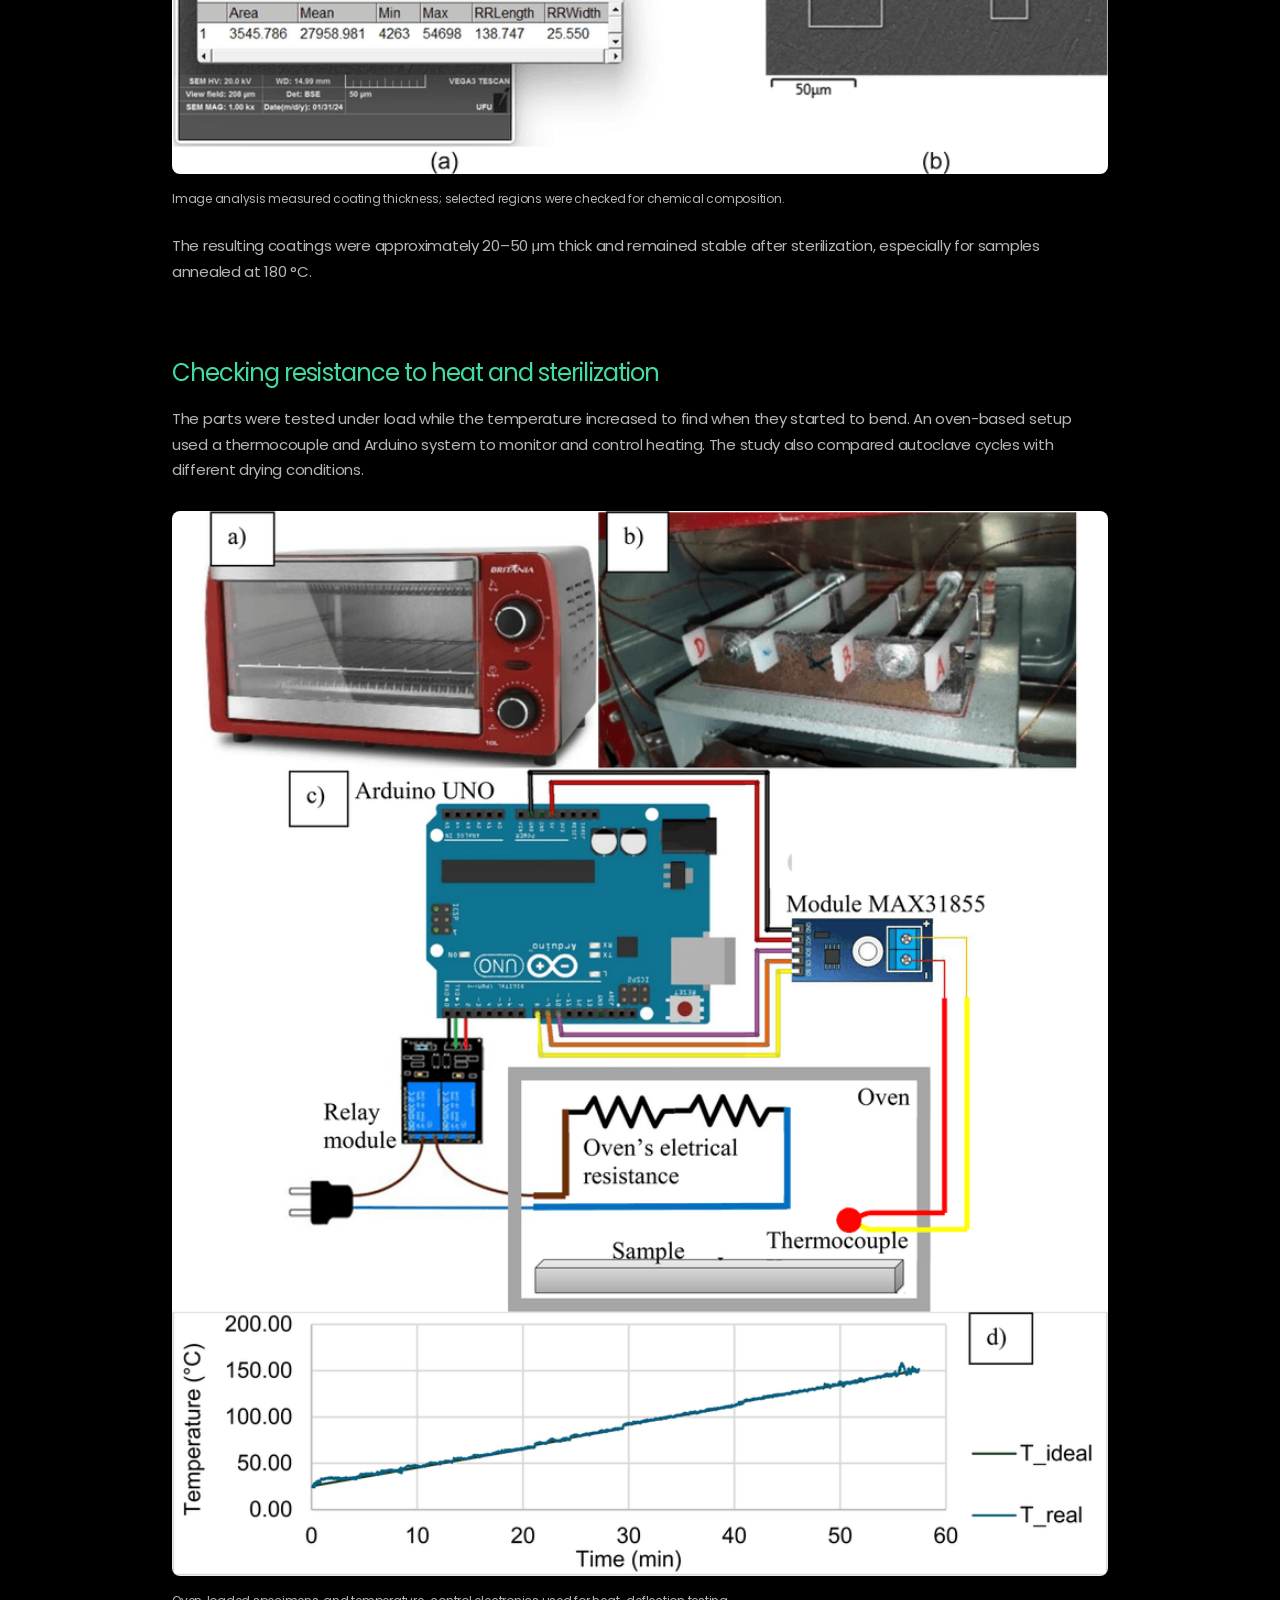
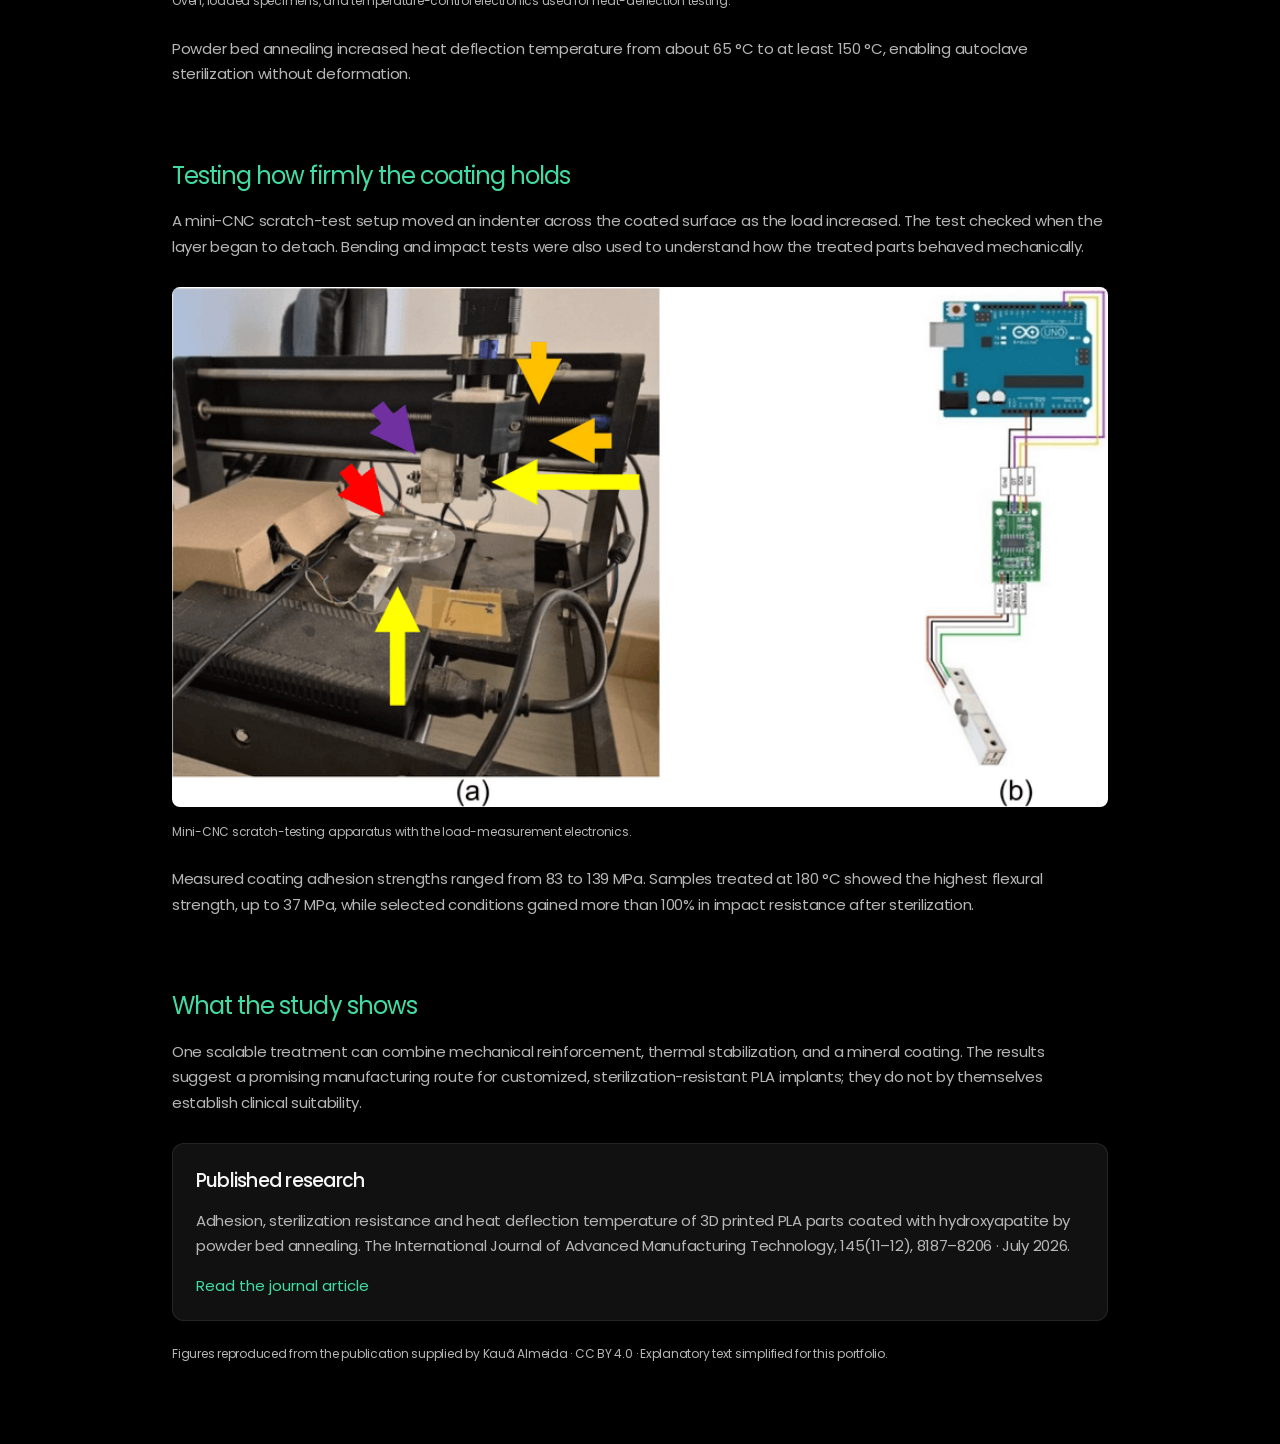
<file: en/bioactive-pla/index.html>
<!doctype html>
<html lang="en">
<head>
  <meta charset="UTF-8">
  <meta name="viewport" content="width=device-width, initial-scale=1">
  <title>Biocompatible, sterilization-resistant 3D-printed PLA — Kauã Almeida</title>
  <meta name="description" content="Materials research at the Federal University of Uberlândia: powder bed annealing, hydroxyapatite coatings, and thermal and mechanical testing of 3D-printed PLA.">
  <meta property="og:title" content="Biocompatible, sterilization-resistant 3D-printed PLA — Kauã Almeida">
  <meta property="og:description" content="Materials research, experimental process, microscopy, and mechanical testing.">
  <meta property="og:type" content="article">
  <link rel="preload" href="../../assets/fonts/poppins-400.woff2" as="font" type="font/woff2" crossorigin>
  <link rel="stylesheet" href="../../assets/styles.css">
  <meta property="og:locale" content="en_US">
  <link rel="alternate" hreflang="fr" href="../../bioactive-pla/">
</head>
<body>
  <a href="#main" class="skip-link">Skip to content</a>
  <nav class="site-nav" aria-label="Main navigation">
    <a href="../">Home</a>
    <a href="../#projects">Projects</a>
    <a class="language-switch" href="../../bioactive-pla/" hreflang="fr" lang="fr" aria-label="Lire en français">FR</a>
  </nav>

  <main id="main" class="case-study">
    <a class="back-link" href="../#projects">Back to projects</a>
    <header class="case-header">
      <h1>Biocompatible, sterilization-resistant 3D-printed PLA</h1>
      <h2>Materials research · Federal University of Uberlândia</h2>
      <p class="case-meta">Research: 2022–2025 · Journal publication: July 2026</p>
    </header>

    <section class="case-section" aria-labelledby="description-title">
      <h2 id="description-title">Project description</h2>
      <p>PLA is easy to 3D print, but ordinary printed parts soften at relatively low temperatures and can be difficult to coat reliably. This study investigated a single heat-treatment step that strengthens the printed polymer and adds a hydroxyapatite mineral surface, with potential for customized orthopedic implants.</p>
      <figure class="case-figure">
        <img src="../../assets/images/pla-process.png" width="850" height="425" alt="From 3D printing to powder bed annealing, sterilization, microscopy, and mechanical testing.">
        <figcaption>From 3D printing to powder bed annealing, sterilization, microscopy, and mechanical testing.</figcaption>
      </figure>
    </section>

    <section class="case-section" aria-labelledby="process-title">
      <h2 id="process-title">Printing, heating, and coating in one process</h2>
      <p>Test specimens were 3D printed, buried in hydroxyapatite (HA) or HA/titanium dioxide powder, and heated at 170–190 °C. The powder bed supported the parts during annealing while mineral particles formed a coating on the surface. Different treatment and sterilization conditions were compared.</p>
      <figure class="case-figure">
        <img src="../../assets/images/pla-specimens.png" width="850" height="287" loading="lazy" alt="Specimen geometry and printed parts before and after the coating treatment.">
        <figcaption>Specimen geometry and printed parts before and after the coating treatment.</figcaption>
      </figure>
    </section>

    <section class="case-section" aria-labelledby="coating-title">
      <h2 id="coating-title">Looking inside the coating</h2>
      <p>Cross-sections were examined with electron microscopy to see how the mineral layer joined the PLA. Calcium maps helped locate hydroxyapatite within the surface region. The images and chemical analysis showed that HA particles penetrated into the polymer rather than simply resting on top.</p>
      <figure class="case-figure">
        <img src="../../assets/images/pla-microscopy.png" width="850" height="862" loading="lazy" alt="Cross-section micrographs and calcium maps show the mineral-rich layer at the PLA surface.">
        <figcaption>Cross-section micrographs and calcium maps show the mineral-rich layer at the PLA surface.</figcaption>
      </figure>
      <figure class="case-figure">
        <img src="../../assets/images/pla-coating-analysis.png" width="850" height="429" loading="lazy" alt="Image analysis measured coating thickness; selected regions were checked for chemical composition.">
        <figcaption>Image analysis measured coating thickness; selected regions were checked for chemical composition.</figcaption>
      </figure>
      <p class="case-finding">The resulting coatings were approximately 20–50 μm thick and remained stable after sterilization, especially for samples annealed at 180 °C.</p>
    </section>

    <section class="case-section" aria-labelledby="heat-title">
      <h2 id="heat-title">Checking resistance to heat and sterilization</h2>
      <p>The parts were tested under load while the temperature increased to find when they started to bend. An oven-based setup used a thermocouple and Arduino system to monitor and control heating. The study also compared autoclave cycles with different drying conditions.</p>
      <figure class="case-figure">
        <img src="../../assets/images/pla-heat-testing.png" width="850" height="968" loading="lazy" alt="Oven, loaded specimens, and temperature-control electronics used for heat-deflection testing.">
        <figcaption>Oven, loaded specimens, and temperature-control electronics used for heat-deflection testing.</figcaption>
      </figure>
      <p class="case-finding">Powder bed annealing increased heat deflection temperature from about 65 °C to at least 150 °C, enabling autoclave sterilization without deformation.</p>
    </section>

    <section class="case-section" aria-labelledby="adhesion-title">
      <h2 id="adhesion-title">Testing how firmly the coating holds</h2>
      <p>A mini-CNC scratch-test setup moved an indenter across the coated surface as the load increased. The test checked when the layer began to detach. Bending and impact tests were also used to understand how the treated parts behaved mechanically.</p>
      <figure class="case-figure">
        <img src="../../assets/images/pla-scratch-testing.png" width="850" height="472" loading="lazy" alt="Mini-CNC scratch-testing apparatus with the load-measurement electronics.">
        <figcaption>Mini-CNC scratch-testing apparatus with the load-measurement electronics.</figcaption>
      </figure>
      <p class="case-finding">Measured coating adhesion strengths ranged from 83 to 139 MPa. Samples treated at 180 °C showed the highest flexural strength, up to 37 MPa, while selected conditions gained more than 100% in impact resistance after sterilization.</p>
    </section>

    <section class="case-section" aria-labelledby="findings-title">
      <h2 id="findings-title">What the study shows</h2>
      <p>One scalable treatment can combine mechanical reinforcement, thermal stabilization, and a mineral coating. The results suggest a promising manufacturing route for customized, sterilization-resistant PLA implants; they do not by themselves establish clinical suitability.</p>
      <div class="card research-card">
        <h3>Published research</h3>
        <p>Adhesion, sterilization resistance and heat deflection temperature of 3D printed PLA parts coated with hydroxyapatite by powder bed annealing. The International Journal of Advanced Manufacturing Technology, 145(11–12), 8187–8206 · July 2026.</p>
        <a class="article-link" hreflang="en" href="https://doi.org/10.1007/s00170-026-18504-9" target="_blank" rel="noopener noreferrer">Read the journal article</a>
      </div>
      <p class="figure-credit">Figures reproduced from the publication supplied by Kauã Almeida · CC BY 4.0 · Explanatory text simplified for this portfolio.</p>
    </section>
  </main>
</body>
</html>
</file>
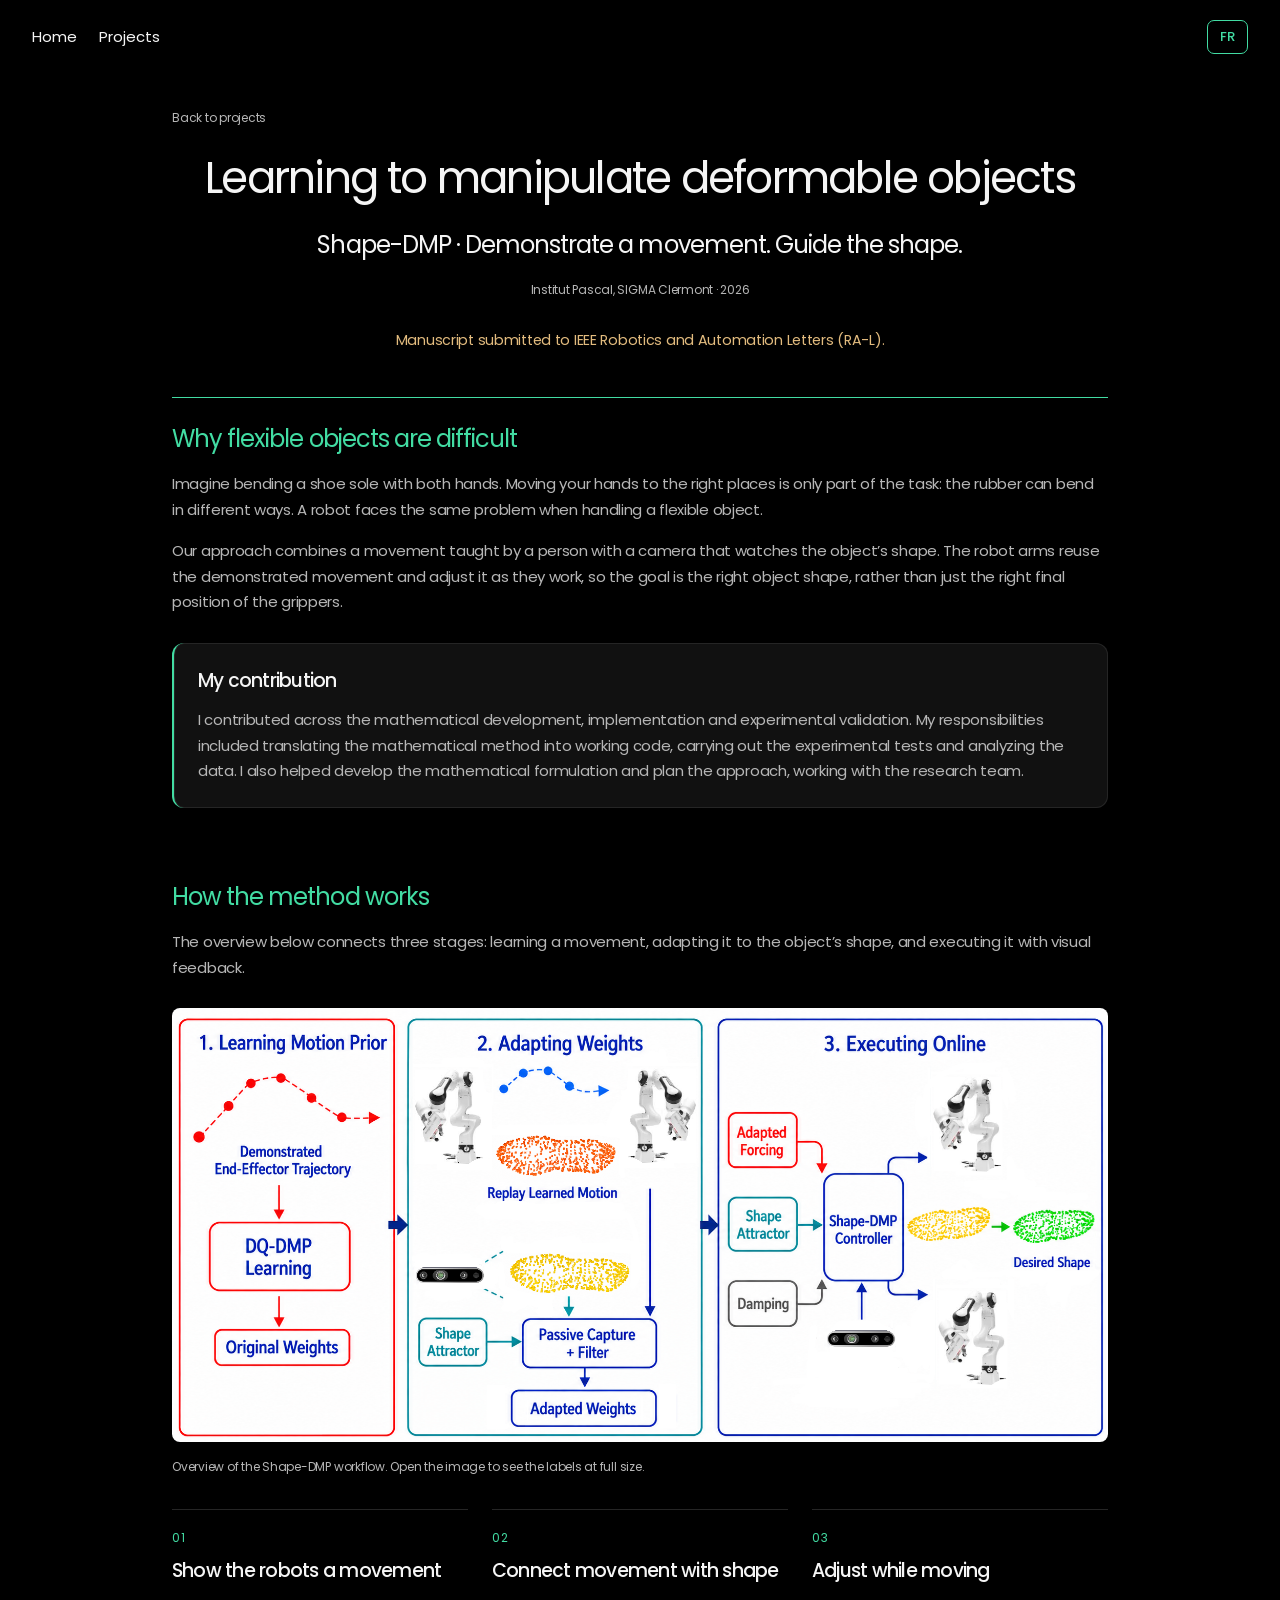
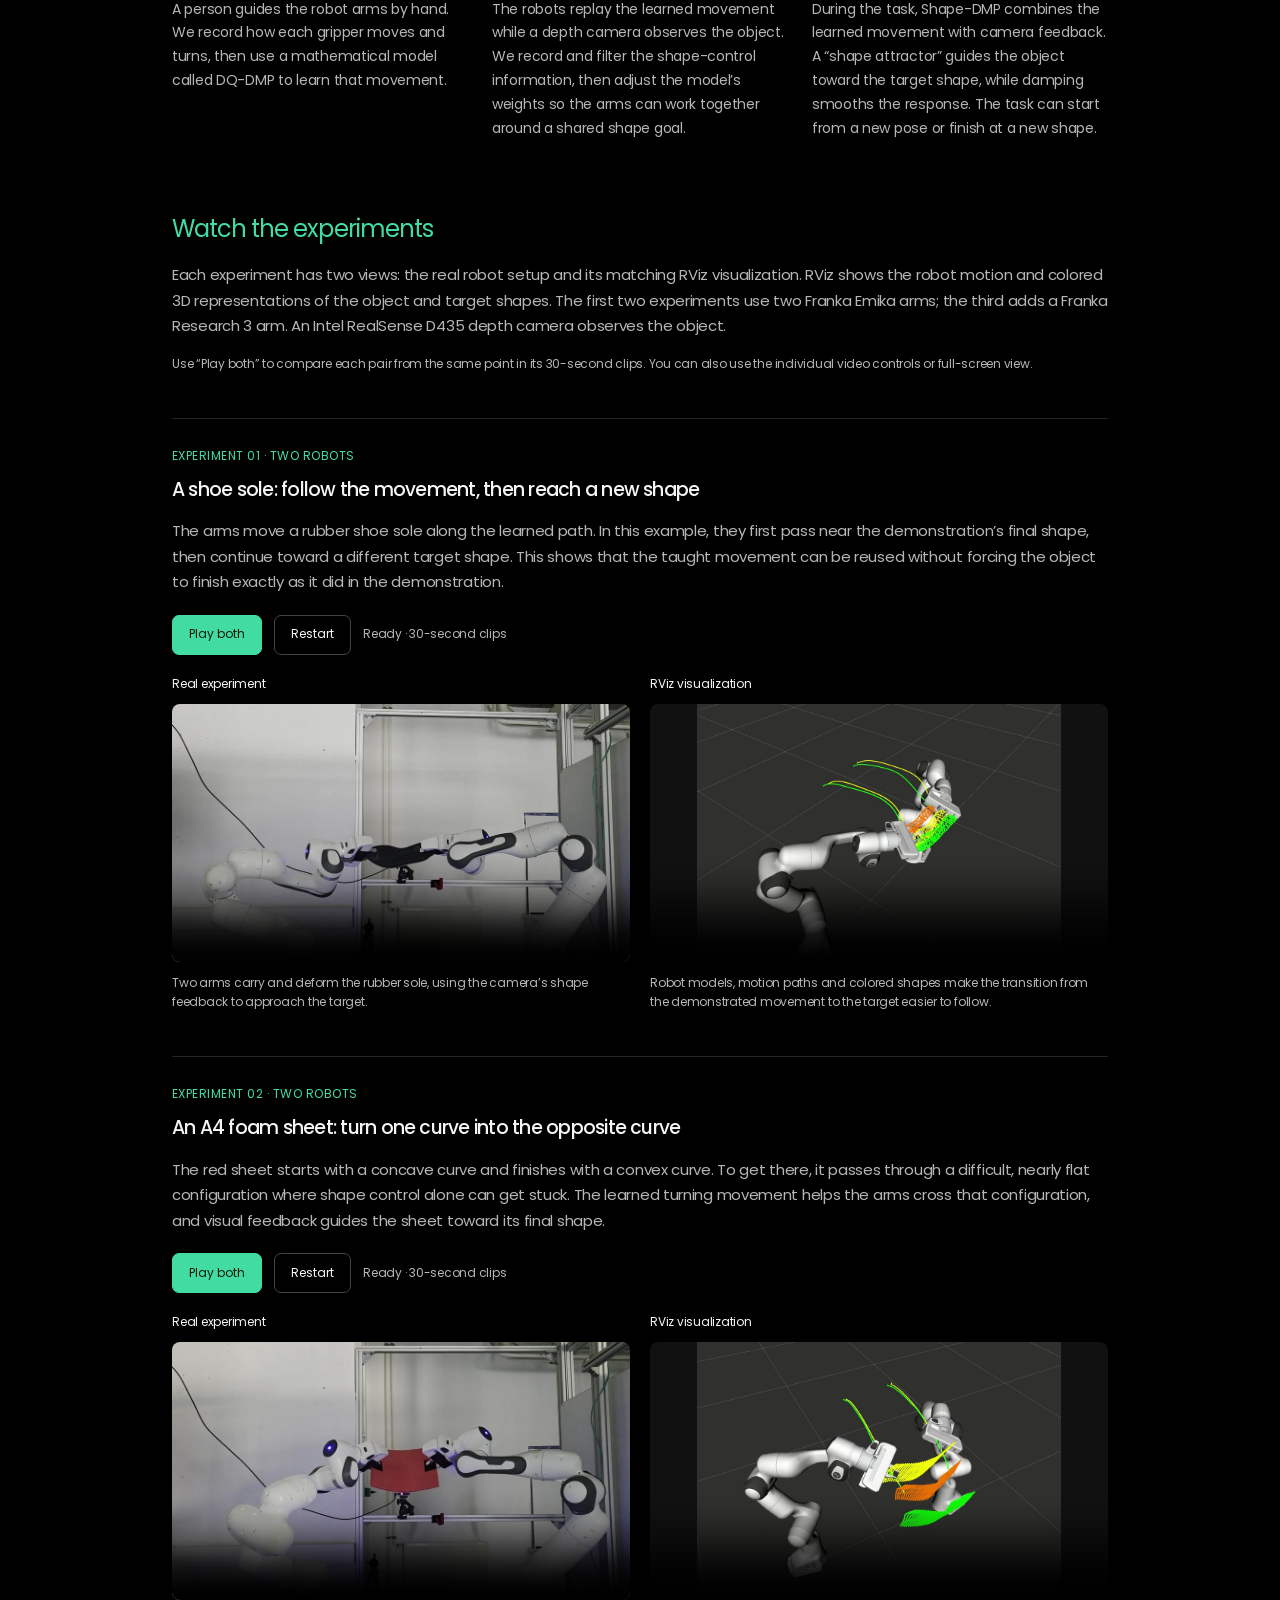
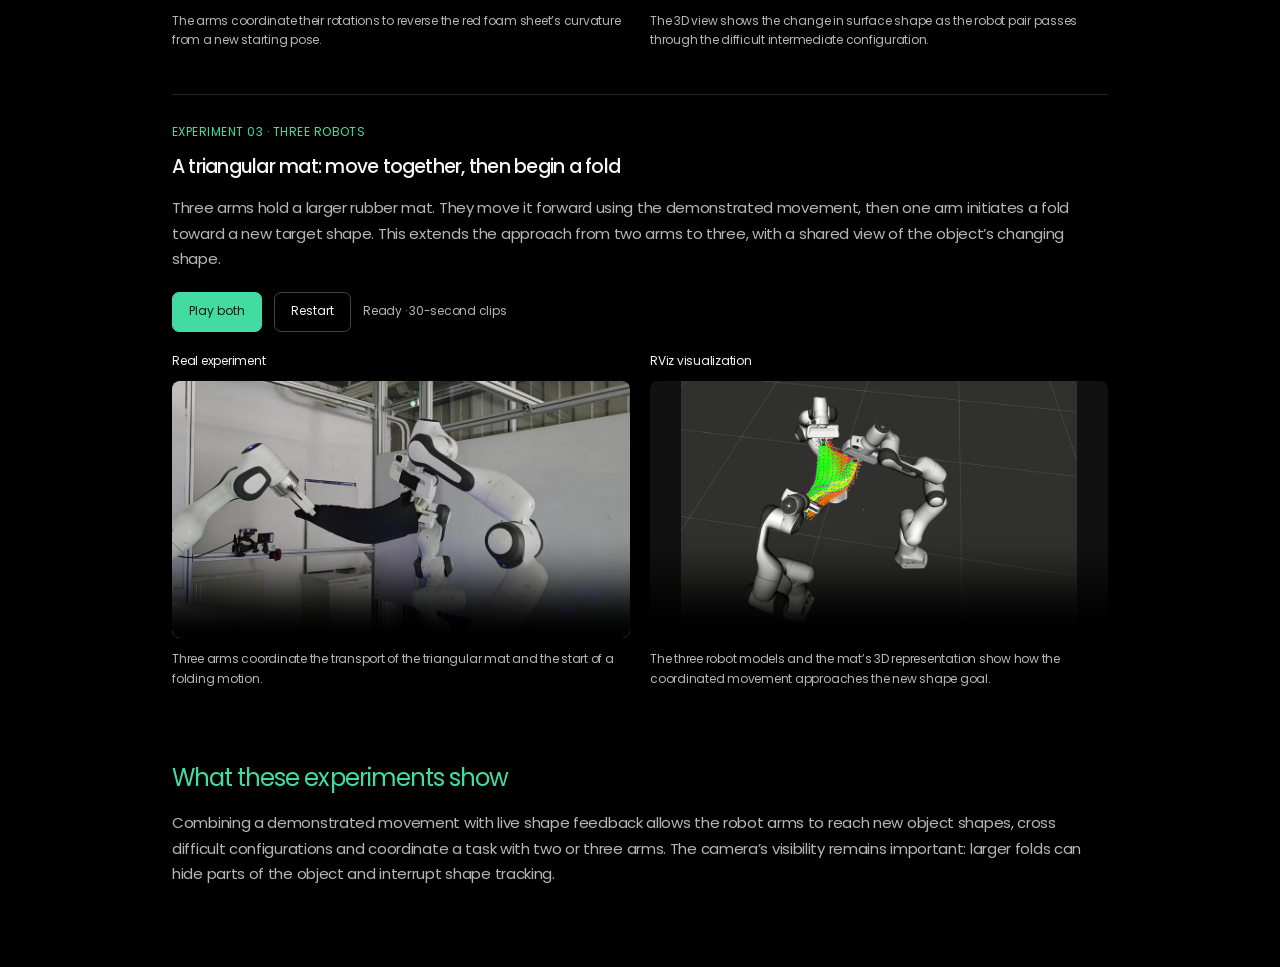
<file: en/deformable-objects/index.html>
<!doctype html>
<html lang="en">
<head>
  <meta charset="UTF-8">
  <meta name="viewport" content="width=device-width, initial-scale=1">
  <title>Learning to manipulate deformable objects — Kauã Almeida</title>
  <meta name="description" content="A simple introduction to Shape-DMP: teaching robot arms a movement and using live camera feedback to guide flexible objects into a desired shape. Three paired experiment videos.">
  <meta property="og:title" content="Learning to manipulate deformable objects — Kauã Almeida">
  <meta property="og:description" content="Shape-DMP explained through three real experiments with two and three robot arms.">
  <meta property="og:type" content="article">
  <link rel="preload" href="../../assets/fonts/poppins-400.woff2" as="font" type="font/woff2" crossorigin>
  <link rel="stylesheet" href="../../assets/styles.css">
  <script src="../../assets/paired-videos.js" defer></script>
  <meta property="og:locale" content="en_US">
  <link rel="alternate" hreflang="fr" href="../../deformable-objects/">
</head>
<body>
  <a href="#main" class="skip-link">Skip to content</a>
  <nav class="site-nav" aria-label="Main navigation">
    <a href="../">Home</a>
    <a href="../#projects">Projects</a>
    <a class="language-switch" href="../../deformable-objects/" hreflang="fr" lang="fr" aria-label="Lire en français">FR</a>
  </nav>

  <main id="main" class="case-study robotics-study">
    <a class="back-link" href="../#projects">Back to projects</a>
    <header class="case-header">
      <h1>Learning to manipulate deformable objects</h1>
      <h2>Shape-DMP · Demonstrate a movement. Guide the shape.</h2>
      <p class="case-meta">Institut Pascal, SIGMA Clermont · 2026</p>
      <p class="manuscript-note">Manuscript submitted to IEEE Robotics and Automation Letters (RA-L).</p>
    </header>

    <section class="case-section" aria-labelledby="challenge-title">
      <h2 id="challenge-title">Why flexible objects are difficult</h2>
      <p>Imagine bending a shoe sole with both hands. Moving your hands to the right places is only part of the task: the rubber can bend in different ways. A robot faces the same problem when handling a flexible object.</p>
      <p class="body-follow-up">Our approach combines a movement taught by a person with a camera that watches the object’s shape. The robot arms reuse the demonstrated movement and adjust it as they work, so the goal is the right <em>object shape</em>, rather than just the right final position of the grippers.</p>
      <aside class="card contribution-note" aria-labelledby="contribution-title">
        <h3 id="contribution-title">My contribution</h3>
        <p>I contributed across the mathematical development, implementation and experimental validation. My responsibilities included translating the mathematical method into working code, carrying out the experimental tests and analyzing the data. I also helped develop the mathematical formulation and plan the approach, working with the research team.</p>
      </aside>
    </section>

    <section class="case-section" aria-labelledby="overview-title">
      <h2 id="overview-title">How the method works</h2>
      <p>The overview below connects three stages: learning a movement, adapting it to the object’s shape, and executing it with visual feedback.</p>
      <figure class="case-figure overview-figure">
        <a href="../../assets/images/shape-dmp-overview.png" target="_blank" rel="noopener noreferrer" aria-label="Open the Shape-DMP overview at full size in a new tab">
          <img src="../../assets/images/shape-dmp-overview.png" alt="Three-stage Shape-DMP pipeline: DQ-DMP learns a demonstrated end-effector trajectory; shape feedback from a camera is captured and filtered to adapt its weights; the controller combines an adapted forcing function, a shape attractor and damping to coordinate the robots toward a desired object shape." width="1828" height="847">
        </a>
        <figcaption>Overview of the Shape-DMP workflow. Open the image to see the labels at full size.</figcaption>
      </figure>
      <div class="method-steps">
        <article class="method-step">
          <span class="step-number" aria-hidden="true">01</span>
          <h3>Show the robots a movement</h3>
          <p>A person guides the robot arms by hand. We record how each gripper moves and turns, then use a mathematical model called DQ-DMP to learn that movement.</p>
        </article>
        <article class="method-step">
          <span class="step-number" aria-hidden="true">02</span>
          <h3>Connect movement with shape</h3>
          <p>The robots replay the learned movement while a depth camera observes the object. We record and filter the shape-control information, then adjust the model’s weights so the arms can work together around a shared shape goal.</p>
        </article>
        <article class="method-step">
          <span class="step-number" aria-hidden="true">03</span>
          <h3>Adjust while moving</h3>
          <p>During the task, Shape-DMP combines the learned movement with camera feedback. A “shape attractor” guides the object toward the target shape, while damping smooths the response. The task can start from a new pose or finish at a new shape.</p>
        </article>
      </div>
    </section>

    <section id="experiments" class="case-section experiments-section" aria-labelledby="experiments-title">
      <h2 id="experiments-title">Watch the experiments</h2>
      <p>Each experiment has two views: the real robot setup and its matching RViz visualization. RViz shows the robot motion and colored 3D representations of the object and target shapes. The first two experiments use two Franka Emika arms; the third adds a Franka Research 3 arm. An Intel RealSense D435 depth camera observes the object.</p>
      <p class="video-instructions">Use “Play both” to compare each pair from the same point in its 30-second clips. You can also use the individual video controls or full-screen view.</p>

      <article class="experiment" id="shoe-sole" data-video-pair aria-labelledby="sole-title">
        <header class="experiment-header">
          <p class="experiment-index">EXPERIMENT 01 · TWO ROBOTS</p>
          <h3 id="sole-title">A shoe sole: follow the movement, then reach a new shape</h3>
          <p>The arms move a rubber shoe sole along the learned path. In this example, they first pass near the demonstration’s final shape, then continue toward a different target shape. This shows that the taught movement can be reused without forcing the object to finish exactly as it did in the demonstration.</p>
        </header>
        <div class="video-pair-controls" hidden>
          <button type="button" class="pair-button" data-pair-toggle aria-label="Play both shoe-sole experiment videos">Play both</button>
          <button type="button" class="pair-button secondary" data-pair-restart aria-label="Restart both shoe-sole experiment videos">Restart</button>
          <span class="pair-status" role="status" aria-live="polite" data-pair-status>Ready · 30-second clips</span>
        </div>
        <div class="experiment-videos">
          <figure class="video-panel">
            <p class="video-label" id="sole-real-label">Real experiment</p>
            <video controls muted playsinline preload="metadata" poster="../../assets/images/sole-real-poster.jpg" aria-labelledby="sole-real-label" aria-describedby="sole-real-caption">
              <source src="../../assets/videos/sole-real.mp4" type="video/mp4">
              <a href="../../assets/videos/sole-real.mp4">Open the real shoe-sole experiment video.</a>
            </video>
            <figcaption id="sole-real-caption">Two arms carry and deform the rubber sole, using the camera’s shape feedback to approach the target.</figcaption>
          </figure>
          <figure class="video-panel">
            <p class="video-label" id="sole-rviz-label">RViz visualization</p>
            <video controls muted playsinline preload="metadata" poster="../../assets/images/sole-rviz-poster.jpg" aria-labelledby="sole-rviz-label" aria-describedby="sole-rviz-caption">
              <source src="../../assets/videos/sole-rviz.mp4" type="video/mp4">
              <a href="../../assets/videos/sole-rviz.mp4">Open the shoe-sole RViz video.</a>
            </video>
            <figcaption id="sole-rviz-caption">Robot models, motion paths and colored shapes make the transition from the demonstrated movement to the target easier to follow.</figcaption>
          </figure>
        </div>
      </article>

      <article class="experiment" id="foam-sheet" data-video-pair aria-labelledby="foam-title">
        <header class="experiment-header">
          <p class="experiment-index">EXPERIMENT 02 · TWO ROBOTS</p>
          <h3 id="foam-title">An A4 foam sheet: turn one curve into the opposite curve</h3>
          <p>The red sheet starts with a concave curve and finishes with a convex curve. To get there, it passes through a difficult, nearly flat configuration where shape control alone can get stuck. The learned turning movement helps the arms cross that configuration, and visual feedback guides the sheet toward its final shape.</p>
        </header>
        <div class="video-pair-controls" hidden>
          <button type="button" class="pair-button" data-pair-toggle aria-label="Play both foam-sheet experiment videos">Play both</button>
          <button type="button" class="pair-button secondary" data-pair-restart aria-label="Restart both foam-sheet experiment videos">Restart</button>
          <span class="pair-status" role="status" aria-live="polite" data-pair-status>Ready · 30-second clips</span>
        </div>
        <div class="experiment-videos">
          <figure class="video-panel">
            <p class="video-label" id="foam-real-label">Real experiment</p>
            <video controls muted playsinline preload="metadata" poster="../../assets/images/foam-real-poster.jpg" aria-labelledby="foam-real-label" aria-describedby="foam-real-caption">
              <source src="../../assets/videos/foam-real.mp4" type="video/mp4">
              <a href="../../assets/videos/foam-real.mp4">Open the real foam-sheet experiment video.</a>
            </video>
            <figcaption id="foam-real-caption">The arms coordinate their rotations to reverse the red foam sheet’s curvature from a new starting pose.</figcaption>
          </figure>
          <figure class="video-panel">
            <p class="video-label" id="foam-rviz-label">RViz visualization</p>
            <video controls muted playsinline preload="metadata" poster="../../assets/images/foam-rviz-poster.jpg" aria-labelledby="foam-rviz-label" aria-describedby="foam-rviz-caption">
              <source src="../../assets/videos/foam-rviz.mp4" type="video/mp4">
              <a href="../../assets/videos/foam-rviz.mp4">Open the foam-sheet RViz video.</a>
            </video>
            <figcaption id="foam-rviz-caption">The 3D view shows the change in surface shape as the robot pair passes through the difficult intermediate configuration.</figcaption>
          </figure>
        </div>
      </article>

      <article class="experiment" id="triangular-mat" data-video-pair aria-labelledby="mat-title">
        <header class="experiment-header">
          <p class="experiment-index">EXPERIMENT 03 · THREE ROBOTS</p>
          <h3 id="mat-title">A triangular mat: move together, then begin a fold</h3>
          <p>Three arms hold a larger rubber mat. They move it forward using the demonstrated movement, then one arm initiates a fold toward a new target shape. This extends the approach from two arms to three, with a shared view of the object’s changing shape.</p>
        </header>
        <div class="video-pair-controls" hidden>
          <button type="button" class="pair-button" data-pair-toggle aria-label="Play both triangular-mat experiment videos">Play both</button>
          <button type="button" class="pair-button secondary" data-pair-restart aria-label="Restart both triangular-mat experiment videos">Restart</button>
          <span class="pair-status" role="status" aria-live="polite" data-pair-status>Ready · 30-second clips</span>
        </div>
        <div class="experiment-videos">
          <figure class="video-panel">
            <p class="video-label" id="mat-real-label">Real experiment</p>
            <video controls muted playsinline preload="metadata" poster="../../assets/images/mat-real-poster.jpg" aria-labelledby="mat-real-label" aria-describedby="mat-real-caption">
              <source src="../../assets/videos/mat-real.mp4" type="video/mp4">
              <a href="../../assets/videos/mat-real.mp4">Open the real triangular-mat experiment video.</a>
            </video>
            <figcaption id="mat-real-caption">Three arms coordinate the transport of the triangular mat and the start of a folding motion.</figcaption>
          </figure>
          <figure class="video-panel">
            <p class="video-label" id="mat-rviz-label">RViz visualization</p>
            <video controls muted playsinline preload="metadata" poster="../../assets/images/mat-rviz-poster.jpg" aria-labelledby="mat-rviz-label" aria-describedby="mat-rviz-caption">
              <source src="../../assets/videos/mat-rviz.mp4" type="video/mp4">
              <a href="../../assets/videos/mat-rviz.mp4">Open the triangular-mat RViz video.</a>
            </video>
            <figcaption id="mat-rviz-caption">The three robot models and the mat’s 3D representation show how the coordinated movement approaches the new shape goal.</figcaption>
          </figure>
        </div>
      </article>
    </section>

    <section class="case-section" aria-labelledby="results-title">
      <h2 id="results-title">What these experiments show</h2>
      <p>Combining a demonstrated movement with live shape feedback allows the robot arms to reach new object shapes, cross difficult configurations and coordinate a task with two or three arms. The camera’s visibility remains important: larger folds can hide parts of the object and interrupt shape tracking.</p>
    </section>
  </main>
</body>
</html>
</file>
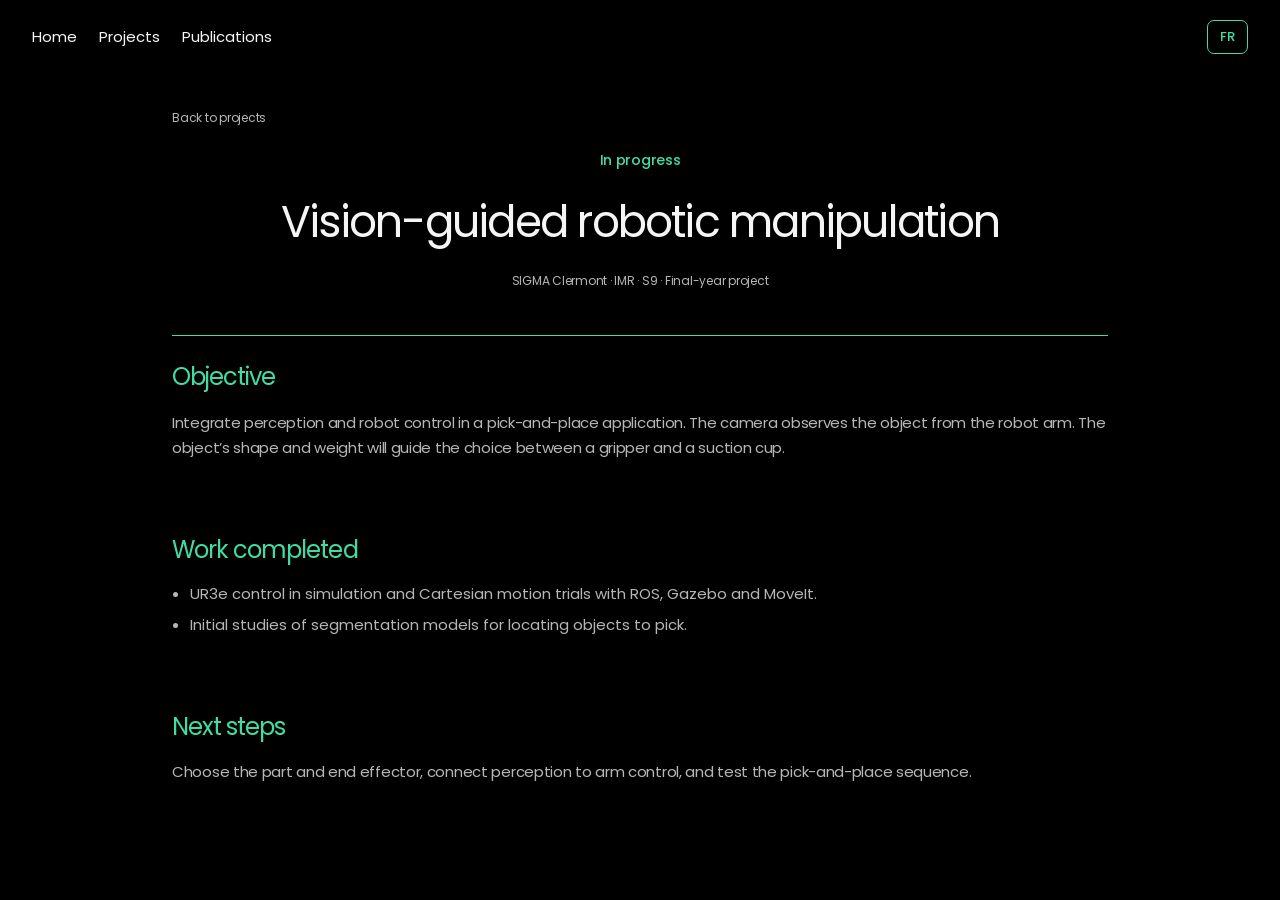
<file: en/vision-guided-manipulation/index.html>
<!doctype html>
<html lang="en">
<head>
  <meta charset="UTF-8">
  <meta name="viewport" content="width=device-width, initial-scale=1">
  <title>Vision-guided robotic manipulation | Kauã Ferreira de Almeida</title>
  <meta name="description" content="Semester 9 project with a UR3e and a camera mounted on the arm. The goal is to locate, pick up and place an object.">
  <link rel="stylesheet" href="../../assets/styles.css">
  <link rel="alternate" hreflang="fr" href="../../vision-guided-manipulation/">
</head>
<body>
  <a href="#main" class="skip-link">Skip to content</a>
  <nav class="site-nav" aria-label="Main navigation">
    <a href="../">Home</a>
    <a href="../#projects">Projects</a>
    <a href="../#publications">Publications</a>
    <a class="language-switch" href="../../vision-guided-manipulation/" hreflang="fr" lang="fr" aria-label="Read in French">FR</a>
  </nav>
  <main id="main" class="case-study">
    <a class="back-link" href="../#projects">Back to projects</a>
    <header class="case-header">
      <p class="research-status">In progress</p>
      <h1>Vision-guided robotic manipulation</h1>
      <p class="case-meta">SIGMA Clermont · IMR · S9 · Final-year project</p>
    </header>
    <section class="case-section" aria-labelledby="objective">
      <h2 id="objective">Objective</h2>
      <p>Integrate perception and robot control in a pick-and-place application. The camera observes the object from the robot arm. The object’s shape and weight will guide the choice between a gripper and a suction cup.</p>
    </section>
    <section class="case-section" aria-labelledby="completed">
      <h2 id="completed">Work completed</h2>
      <ul class="experience-details">
        <li>UR3e control in simulation and Cartesian motion trials with ROS, Gazebo and MoveIt.</li>
        <li>Initial studies of segmentation models for locating objects to pick.</li>
      </ul>
    </section>
    <section class="case-section" aria-labelledby="next">
      <h2 id="next">Next steps</h2>
      <p>Choose the part and end effector, connect perception to arm control, and test the pick-and-place sequence.</p>
    </section>
  </main>
</body>
</html>
</file>
<file: assets/styles.css>
@font-face {
  font-family: Poppins;
  src: url("./fonts/poppins-400.woff2") format("woff2");
  font-style: normal;
  font-weight: 400;
  font-display: swap;
}

@font-face {
  font-family: Poppins;
  src: url("./fonts/poppins-500.woff2") format("woff2");
  font-style: normal;
  font-weight: 500;
  font-display: swap;
}

:root {
  color-scheme: dark;
  --background: #000;
  --surface: #111;
  --border: #252525;
  --text: #f5f5f5;
  --muted: #b6b6b6;
  --accent: #42dca3;
  font-family: Poppins, sans-serif;
  font-size: 15px;
  font-weight: 400;
  font-synthesis: none;
  -webkit-font-smoothing: antialiased;
  text-rendering: optimizeLegibility;
}

* { box-sizing: border-box; }
html { scroll-behavior: smooth; }
body { margin: 0; background: var(--background); color: var(--text); }
h1, h2, h3, p, figure { margin: 0; }
h1, h2, h3 { font-weight: 400; letter-spacing: -.04em; }
h1 { font-size: 44px; line-height: 1.35; }
h2 { font-size: 24px; line-height: 1.4; }
h3 { font-size: 19px; font-weight: 500; line-height: 1.5; }
p { line-height: 1.7; letter-spacing: -.02em; }
a { color: inherit; text-decoration: none; }
img { display: block; max-width: 100%; }
button, a { -webkit-tap-highlight-color: transparent; }
a:focus-visible, button:focus-visible { outline: 2px solid var(--accent); outline-offset: 5px; }
::selection { background: var(--accent); color: #000; }

.skip-link {
  position: absolute;
  top: 8px;
  left: 24px;
  transform: translateY(-160%);
  z-index: 10;
  background: var(--accent);
  color: #000;
  padding: 8px 16px;
  border-radius: 6px;
}
.skip-link:focus { transform: translateY(0); }

.site-nav {
  width: 100%;
  max-width: 1360px;
  margin-inline: auto;
  display: flex;
  align-items: center;
  flex-wrap: wrap;
  gap: 10px 22px;
  padding: 20px 32px;
  font-size: 15px;
  line-height: 24px;
}
.site-nav a:hover, .profile-links a:hover, .back-link:hover { color: var(--accent); }
.language-switch {
  margin-inline-start: auto;
  border: 1px solid var(--accent);
  border-radius: 7px;
  padding: 4px 12px;
  color: var(--accent);
  font-size: 13px;
  font-weight: 600;
}
.site-nav .language-switch:hover { background: var(--accent); color: var(--background); }

.portfolio-layout {
  display: flex;
  align-items: flex-start;
  gap: 72px;
  width: 100%;
  max-width: 1360px;
  margin-inline: auto;
  padding: 24px 32px 64px;
}
.profile-card {
  display: flex;
  flex-direction: column;
  align-items: center;
  flex: 0 0 300px;
  gap: 20px;
  padding: 20px;
  background: var(--surface);
  box-shadow: inset 0 0 0 1px var(--border);
  border-radius: 28px;
  text-align: center;
}
.profile-photo {
  width: 100%;
  height: 290px;
  border-radius: 20px;
  object-fit: cover;
  object-position: center;
}
.profile-card h3 { width: 100%; }
.profile-location { color: var(--muted); font-size: 12px; line-height: 1.6; }
.profile-links { display: flex; justify-content: center; gap: 20px; font-size: 12px; line-height: 1.6; letter-spacing: -.02em; }
.cv-button {
  display: block;
  width: 100%;
  border-radius: 8px;
  padding: 12px;
  background: #222;
  color: var(--muted);
  font-size: 12px;
  line-height: 1.6;
  letter-spacing: -.02em;
  transition: background .18s, color .18s;
}
.cv-button:hover { color: var(--text); background: #2c2c2c; }

.portfolio-content { flex: 1; min-width: 0; padding-top: 24px; }
.portfolio-content > section + section { margin-top: 64px; }
.portfolio-content > section[id] { scroll-margin-top: 24px; }
.section-title { margin-bottom: 24px; }
.intro { display: flex; flex-direction: column; gap: 20px; }
.intro h1 + h1 { color: var(--accent); }
.sr-only { position: absolute; width: 1px; height: 1px; padding: 0; margin: -1px; overflow: hidden; clip: rect(0, 0, 0, 0); white-space: nowrap; border: 0; }
.role-visual { display: block; position: relative; }
.role-space { display: block; visibility: hidden; padding-right: 8px; }
.role-line { position: absolute; inset: 0; }
.typing-cursor { display: inline-block; width: 2px; height: .9em; margin-left: 4px; background: currentColor; vertical-align: -.06em; animation: cursor-blink 1s steps(1, end) infinite; }
.role-heading.is-reduced .role-space { display: none; }
.role-heading.is-reduced .role-line { position: static; }
.role-heading.is-reduced .typing-cursor { display: none; }
@keyframes cursor-blink { 0%, 48% { opacity: 1; } 49%, 100% { opacity: 0; } }
.intro .intro-summary { color: var(--text); }
.availability { color: var(--accent); font-size: 12px; line-height: 1.6; }

.intro-actions { display: flex; flex-wrap: wrap; align-items: center; gap: 14px 22px; }
.intro-button, .section-link { font-size: 13px; }
.intro-button { padding: 10px 15px; border-radius: 7px; background: var(--accent); color: #071a12; }
.intro-button:hover { background: #76e6bc; }
.section-link, .project-action { color: var(--accent); }
.section-link:hover, .project-card:hover .project-action { text-decoration: underline; text-underline-offset: 4px; }

.card {
  display: block;
  box-shadow: inset 0 0 0 1px var(--border);
  border-radius: 12px;
  background: var(--surface);
}
a.card { transition: box-shadow .18s, background .18s; }
a.card:hover { box-shadow: inset 0 0 0 1px #555; background: #151515; }
#projects { scroll-margin-top: 24px; }
.project-grid { display: grid; grid-template-columns: repeat(3, minmax(0, 1fr)); gap: 16px; }
.project-card { padding: 16px; display: flex; flex-direction: column; gap: 12px; min-width: 0; }
.project-image, .project-placeholder { width: 100%; height: 155px; border-radius: 8px; }
.project-image { object-fit: cover; object-position: center; }
.franka-project-image { object-fit: contain; background: #fff; }
.project-placeholder {
  display: flex;
  flex-direction: column;
  align-items: center;
  justify-content: center;
  gap: 16px;
  background: repeating-linear-gradient(135deg, #292929 0, #292929 14px, #1c1c1c 14px, #1c1c1c 16px);
  color: var(--muted);
  font-size: 12px;
  line-height: 1.6;
}
.project-placeholder svg { width: 30px; height: 30px; opacity: .45; }
.project-placeholder span { letter-spacing: -.02em; }
.project-year, .project-tags { color: var(--accent); font-size: 12px; line-height: 1.6; }
.project-description { color: var(--muted); }
.project-card-copy { display: flex; flex: 1; flex-direction: column; gap: 9px; }
.project-card-copy .project-tags { margin-top: auto; padding-top: 5px; }
.project-action { font-size: 13px; }
.reconstruction-project-image { object-position: 50% 58%; }
.stack { display: flex; flex-direction: column; gap: 16px; }
.experience-card, .education-card { padding: 20px; }
.portfolio-content section:has(.experience-card) > .section-title,
.portfolio-content section:has(.education-card) > .section-title,
.contact > .section-title { margin-bottom: 16px; }
.experience-card h3, .education-card h3 { margin-bottom: 8px; }
.experience-meta { color: var(--muted); font-size: 12px; line-height: 1.6; margin-bottom: 12px; }
.education-card p { color: var(--muted); }
.experience-details { color: var(--muted); line-height: 1.65; margin: 0; padding-left: 1.2em; }
.experience-details li + li { margin-top: 6px; }
.experience-card .section-link, .education-card .section-link { display: inline-block; margin-top: 14px; }
.education-card .education-meta { margin-bottom: 5px; color: var(--accent); font-size: 12px; }
.education-card .education-degree { margin-bottom: 8px; color: var(--text); font-weight: 500; }
.skills-grid { display: grid; grid-template-columns: repeat(2, minmax(0, 1fr)); gap: 16px; }
.competency-card { display: flex; flex-direction: column; gap: 14px; min-width: 0; padding: 20px; }
.skill-heading { display: flex; align-items: center; gap: 10px; }
.skill-icon { flex: 0 0 24px; color: var(--accent); }
.tool-heading { display: flex; align-items: center; gap: 12px; min-height: 38px; }
.tool-logo { width: 38px; height: 38px; flex: 0 0 38px; object-fit: contain; border-radius: 7px; }
.tool-logo-light { padding: 4px; background: #fff; }
.competency-tags { display: flex; flex-wrap: wrap; gap: 7px; margin: 0; padding: 0; list-style: none; }
.competency-tags li { min-width: 0; padding: 4px 8px; border: 1px solid var(--border); border-radius: 6px; color: var(--muted); font-size: 12px; line-height: 1.5; overflow-wrap: anywhere; }
.languages { display: flex; flex-wrap: wrap; gap: 20px; color: var(--muted); }
.contact h3 { margin-bottom: 16px; }
.contact-row { display: flex; flex-direction: column; align-items: flex-start; gap: 4px; padding: 16px 20px; border-radius: 8px; font-size: 12px; line-height: 1.6; }
.contact-label { color: var(--muted); }
.contact-value { color: var(--accent); overflow-wrap: anywhere; }

.case-study {
  width: 100%;
  max-width: 1000px;
  margin: 0 auto;
  padding: 32px 32px 80px;
}
.back-link { display: inline-block; color: var(--muted); font-size: 12px; line-height: 1.6; letter-spacing: -.02em; margin-bottom: 20px; }
.case-header { display: flex; flex-direction: column; gap: 20px; text-align: center; }
.case-meta { color: var(--muted); font-size: 12px; line-height: 1.6; }
.case-section { margin-top: 72px; }
.case-section:first-of-type { padding-top: 24px; margin-top: 44px; border-top: 1px solid var(--accent); }
.case-section h2 { color: var(--accent); margin-bottom: 16px; }
.case-section p { color: var(--muted); }
.case-figure { margin-top: 28px; }
.reconstruction-setup { max-width: 740px; margin-inline: auto; }
.case-section > .section-link { display: inline-block; }
.case-figure img { width: 100%; height: auto; background: #fff; border-radius: 8px; }
.case-figure figcaption { color: var(--muted); font-size: 12px; line-height: 1.6; letter-spacing: -.02em; margin-top: 16px; }
.case-figure + .case-figure { margin-top: 28px; }
.reconstruction-setup { max-width: 740px; margin-inline: auto; }
.case-section > .section-link { display: inline-block; }
.case-finding { margin-top: 24px; }
.research-card { padding: 24px; margin-top: 28px; }
.research-card h3 { margin-bottom: 12px; }
.research-card .article-link { display: inline-block; color: var(--accent); margin-top: 16px; }
.research-card .article-link:hover { text-decoration: underline; text-underline-offset: 4px; }
.figure-credit { margin-top: 24px; color: var(--muted); font-size: 12px; line-height: 1.6; }

.body-follow-up { margin-top: 16px; }
.contribution-note { padding: 24px; margin-top: 28px; border-left: 2px solid var(--accent); }
.contribution-note h3 { margin-bottom: 12px; }
.overview-figure a { display: block; border-radius: 8px; }
.method-steps { display: grid; grid-template-columns: repeat(3, minmax(0, 1fr)); gap: 24px; margin-top: 32px; }
.method-step { border-top: 1px solid var(--border); padding-top: 20px; }
.step-number { display: block; color: var(--accent); font-size: 12px; letter-spacing: .08em; margin-bottom: 10px; }
.method-step h3 { margin-bottom: 12px; }
.method-step p { font-size: 14px; }
.video-instructions { font-size: 12px; line-height: 1.6; margin-top: 16px; }
.experiment { margin-top: 44px; padding-top: 28px; border-top: 1px solid var(--border); scroll-margin-top: 24px; }
.experiment-header .experiment-index { color: var(--accent); font-size: 12px; line-height: 1.6; letter-spacing: .04em; margin-bottom: 10px; }
.experiment-header h3 { margin-bottom: 14px; }
.video-pair-controls { display: flex; align-items: center; flex-wrap: wrap; gap: 12px; margin-top: 20px; }
.video-pair-controls[hidden] { display: none; }
.pair-button { font: inherit; font-size: 12px; line-height: 1.6; padding: 9px 16px; border: 1px solid var(--accent); border-radius: 7px; background: var(--accent); color: #071a12; cursor: pointer; min-height: 40px; }
.pair-button:hover { background: #76e6bc; }
.pair-button.secondary { background: transparent; border-color: #444; color: var(--text); }
.pair-button.secondary:hover { background: #191919; }
.pair-status { color: var(--muted); font-size: 12px; line-height: 1.6; letter-spacing: -.02em; }
.experiment-videos { display: grid; grid-template-columns: repeat(2, minmax(0, 1fr)); gap: 20px; margin-top: 20px; }
.video-panel { min-width: 0; }
.video-label { color: var(--text) !important; font-size: 12px; line-height: 1.6; margin-bottom: 10px; }
.video-panel video { display: block; width: 100%; aspect-ratio: 16 / 9; background: #111; object-fit: contain; border-radius: 8px; }
.video-panel figcaption { margin-top: 12px; color: var(--muted); font-size: 12px; line-height: 1.6; letter-spacing: -.02em; }
#experiments { scroll-margin-top: 24px; }

@media (min-width: 810px) and (max-width: 999px) {
  .skills-grid { grid-template-columns: 1fr; }
}

@media (min-width: 810px) and (max-width: 1199px) {
  h1 { font-size: 36px; }
  .portfolio-layout { gap: 40px; }
  .profile-card { flex-basis: 240px; }
  .profile-photo { height: 250px; }
  .project-grid { grid-template-columns: repeat(2, minmax(0, 1fr)); }
  .project-card .project-image { height: 165px; }
}

@media (max-width: 809px) {
  h1 { font-size: 32px; line-height: 1.35; }
  h2 { font-size: 22px; }
  h3 { font-size: 19px; }
  .site-nav { padding: 20px; }
  .portfolio-layout { padding: 16px 20px 48px; flex-direction: column; gap: 48px; }
  .profile-card { flex: none; width: 100%; }
  .profile-photo { height: auto; aspect-ratio: 1 / 1; object-fit: cover; }
  .portfolio-content { padding-top: 0; width: 100%; }
  .portfolio-content > section + section { margin-top: 48px; }
  .intro { gap: 20px; }
  .project-grid, .skills-grid { grid-template-columns: 1fr; }
  .project-image, .project-placeholder { height: 210px; }
  .languages { display: flex; flex-direction: column; gap: 8px; }
  .contact-row { flex-direction: column; align-items: flex-start; gap: 4px; }
  .case-study { padding: 24px 20px 48px; }
  .case-header { gap: 16px; }
  .case-header h2 { font-size: 22px; }
  .case-section { margin-top: 48px; }
  .case-section:first-of-type { margin-top: 32px; }
  .research-card { padding: 20px; }
  .contribution-note { padding: 20px; }
  .method-steps { grid-template-columns: 1fr; gap: 24px; }
  .experiment-videos { grid-template-columns: 1fr; gap: 24px; }
  .pair-status { flex-basis: 100%; }
}

@media (min-width: 650px) and (max-width: 809px) {
  .project-grid { grid-template-columns: repeat(2, minmax(0, 1fr)); }
}

@media (prefers-reduced-motion: reduce) {
  html { scroll-behavior: auto; }
  *, *::before, *::after { transition: none !important; }
  .typing-cursor { animation: none; }
}

/* Languages and downloadable application documents. */
.language-grid { display: grid; grid-template-columns: repeat(3, minmax(0, 1fr)); gap: 16px; margin: 0; padding: 0; list-style: none; }
.language-card { padding: 20px; border-top: 2px solid var(--accent); }
.language-card h3 { font-size: 16px; }
.language-card p { color: var(--muted); font-size: 14px; }
.language-card .language-level { margin: 8px 0 4px; color: var(--accent); font-size: 28px; line-height: 1.25; font-weight: 500; }
.language-card .language-native { font-size: 24px; }
.documents-grid { display: grid; grid-template-columns: repeat(2, minmax(0, 1fr)); gap: 16px; }
.document-card { display: flex; flex-direction: column; gap: 12px; padding: 20px; }
.document-card p { color: var(--muted); font-size: 14px; }
.document-action { color: var(--accent); font-size: 14px; margin-top: auto; }
.profile-card .cv-button { font-size: 14px; color: var(--text); }
.recommendation-button { border: 1px solid var(--accent); }
@media (max-width: 560px) {
  .language-grid { gap: 8px; }
  .language-card { padding: 12px 9px; }
  .language-card h3 { font-size: 14px; }
  .language-card p { font-size: 13px; }
  .language-card .language-native { font-size: 20px; }
  .documents-grid { grid-template-columns: 1fr; }
}

/* Featured research and the current IMR project */
.research-shortcuts { display: flex; flex-wrap: wrap; gap: 10px; }
.research-shortcuts a, .project-progress-status {
  color: var(--accent);
  border: 1px solid #2b604b;
  background: #101b17;
  border-radius: 6px;
  padding: 5px 9px;
  font-size: .93rem;
}
.research-shortcuts a:hover { background: #19352a; }
.research-grid { display: grid; grid-template-columns: repeat(2, minmax(0, 1fr)); gap: 16px; }
.research-grid article { min-width: 0; scroll-margin-top: 24px; }
.publication-card { display: flex; flex-direction: column; gap: 12px; padding: 22px; }
.featured-publication { border-top: 2px solid var(--accent); }
.featured-submission { border-top: 2px solid #e2bb7e; }
.research-status { color: var(--accent); font-size: .95rem; font-weight: 500; }
.featured-submission .research-status, .manuscript-note { color: #e2bb7e; }
.publication-card h3 { line-height: 1.45; overflow-wrap: anywhere; }
.publication-journal, .publication-meta { color: var(--muted); font-size: .93rem; }
.research-action {
  align-self: flex-start;
  margin-top: auto;
  padding: 7px 0;
  color: var(--accent);
  font-size: .95rem;
}
.research-action:hover, .proceedings-list a:hover { text-decoration: underline; text-underline-offset: .22em; }
.publications-disclosure { margin-top: 16px; }
.publications-disclosure summary {
  padding: 17px 22px;
  color: var(--text);
  cursor: pointer;
  font-size: 1rem;
}
.publications-disclosure summary::marker { color: var(--accent); }
.publications-disclosure summary:hover { color: var(--accent); }
.publications-disclosure summary:focus-visible { outline: 2px solid var(--accent); outline-offset: 3px; border-radius: 8px; }
.publication-count { color: var(--accent); margin-inline-start: 5px; }
.proceedings-content { padding: 0 22px 18px; }
.proceedings-content > p { color: var(--muted); }
.proceedings-list { list-style: none; margin: 12px 0; padding: 0; }
.proceedings-list li { border-top: 1px solid var(--border); padding: 12px 0; }
.proceedings-venue { color: var(--muted); font-size: .93rem; }
.proceedings-list a { color: var(--accent); }
.project-in-progress {
  margin-top: 16px;
  padding: 22px;
  flex-direction: row;
  align-items: center;
  justify-content: space-between;
  gap: 22px;
  border-left: 2px solid var(--accent);
}
.project-in-progress .project-year { display: flex; flex-wrap: wrap; align-items: center; gap: 10px; }
.project-in-progress h3 { margin: 9px 0 5px; }
.project-in-progress .project-action { flex: 0 0 auto; font-size: .95rem; margin: 0; }
.manuscript-note { margin-top: 8px; font-size: .95rem; }
@media (max-width: 650px) {
  .research-grid { grid-template-columns: 1fr; }
  .project-in-progress { flex-direction: column; align-items: flex-start; }
  .publication-card, .publications-disclosure summary { padding-inline: 18px; }
  .proceedings-content { padding-inline: 18px; }
}
</file>
